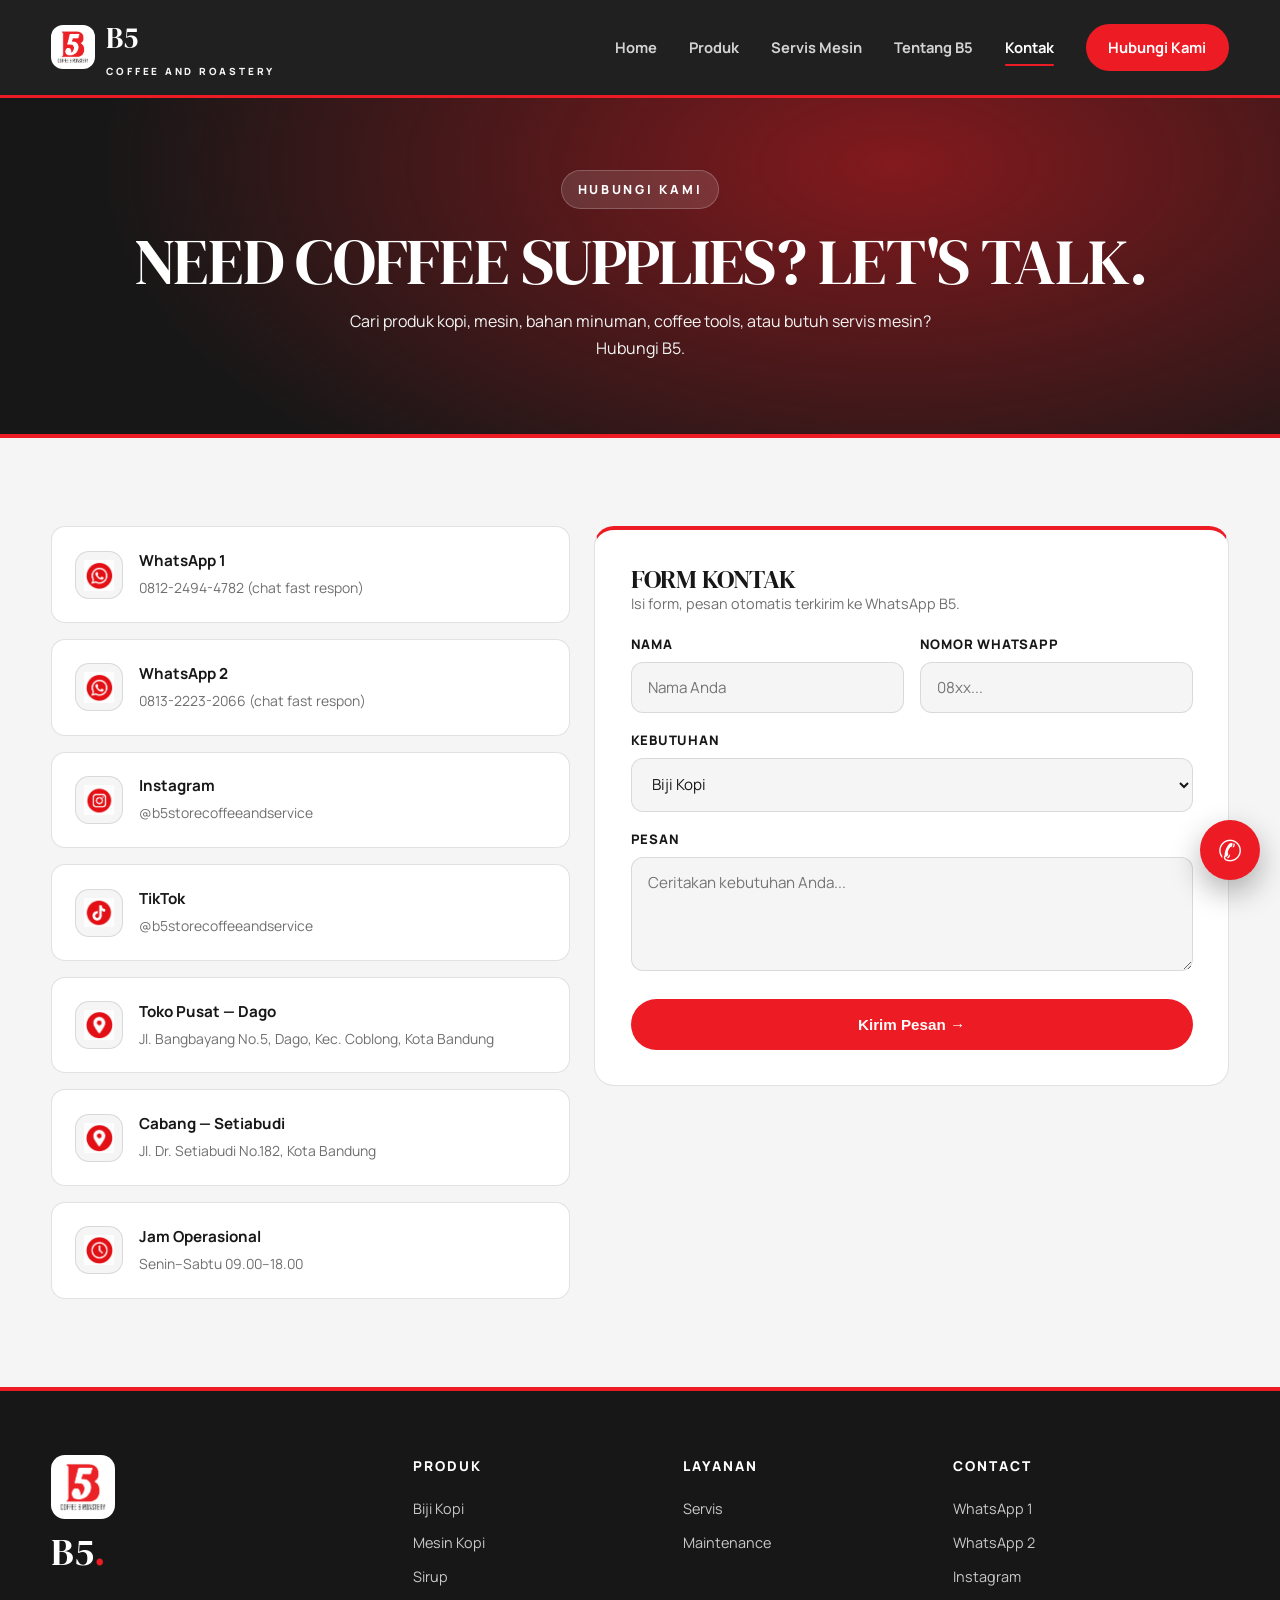
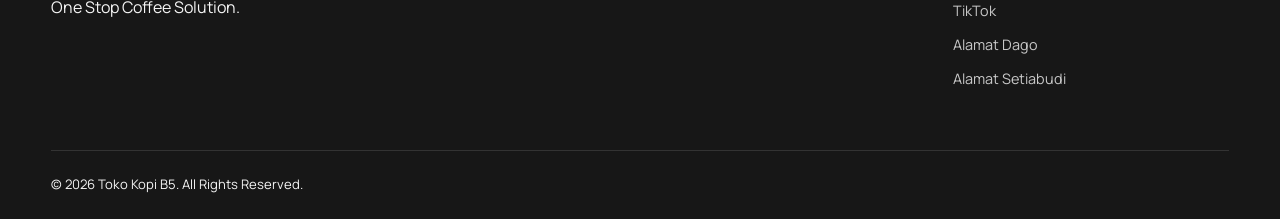
<file: kontak.html>
﻿<!DOCTYPE html><html lang="id"><head><meta charset="UTF-8"><meta name="viewport" content="width=device-width, initial-scale=1.0">
<title>Kontak — B5 Coffee Supply</title>
<link href="https://fonts.googleapis.com/css2?family=DM+Serif+Display:ital@0;1&family=Manrope:wght@400;600;700;800&display=swap" rel="stylesheet">
<link rel="stylesheet" href="assets/css/style.css">
<link rel="icon" href="assets/logo.jpeg"></head><body>
<nav class="navbar"><div class="container nav-inner">
<a href="index.html" class="logo"><img src="assets/logo.jpeg" alt="Logo B5" class="logo-img"><span> B5<small>COFFEE AND ROASTERY</small></span></a>
<div class="nav-links" id="navLinks"><a href="index.html">Home</a><a href="produk.html">Produk</a><a href="servis.html">Servis Mesin</a><a href="tentang.html">Tentang B5</a><a href="kontak.html" class="active">Kontak</a><a href="kontak.html" class="nav-cta">Hubungi Kami</a></div><button class="hamburger" aria-label="Buka menu navigasi" aria-expanded="false" aria-controls="navLinks"><span></span><span></span><span></span></button>
</div></nav>
<header class="page-hero"><div class="container"><span class="eyebrow dark">Hubungi Kami</span><h1>NEED COFFEE SUPPLIES? LET'S TALK.</h1><p>Cari produk kopi, mesin, bahan minuman, coffee tools, atau butuh servis mesin? Hubungi B5.</p></div></header>
<section class="section"><div class="container contact-grid">
<div class="contact-info">
<a class="c-item" href="https://wa.me/6281224944782?text=Halo%20B5!%20Saya%20mau%20tanya-tanya%20dulu." target="_blank" rel="noopener"><span class="ic"><img src="assets/wa.png" alt="WhatsApp"></span><div><b>WhatsApp 1</b><span>0812-2494-4782 (chat fast respon)</span></div></a>
<a class="c-item" href="https://wa.me/6281322232066?text=Halo%20B5!%20Saya%20mau%20tanya-tanya%20dulu." target="_blank" rel="noopener"><span class="ic"><img src="assets/wa.png" alt="WhatsApp"></span><div><b>WhatsApp 2</b><span>0813-2223-2066 (chat fast respon)</span></div></a>
<a class="c-item" href="https://www.instagram.com/b5storecoffeeandservice" target="_blank" rel="noopener"><span class="ic"><img src="assets/ig.png" alt="Instagram"></span><div><b>Instagram</b><span>@b5storecoffeeandservice</span></div></a>
<a class="c-item" href="https://www.tiktok.com/@b5storecoffeeandservice?is_from_webapp=1&sender_device=pc" target="_blank" rel="noopener"><span class="ic"><img src="assets/tt.png" alt="TikTok"></span><div><b>TikTok</b><span>@b5storecoffeeandservice</span></div></a>
<a class="c-item" href="https://www.google.com/maps/search/?api=1&query=Jl.+Bangbayang+No.5,+Dago,+Coblong,+Kota+Bandung" target="_blank" rel="noopener"><span class="ic"><img src="assets/maps.png" alt="Alamat"></span><div><b>Toko Pusat — Dago</b><span>Jl. Bangbayang No.5, Dago, Kec. Coblong, Kota Bandung</span></div></a>
<a class="c-item" href="https://www.google.com/maps/search/?api=1&query=Jl.+Dr.+Setiabudi+No.182,+Kota+Bandung" target="_blank" rel="noopener"><span class="ic"><img src="assets/maps.png" alt="Alamat"></span><div><b>Cabang — Setiabudi</b><span>Jl. Dr. Setiabudi No.182, Kota Bandung</span></div></a>
<div class="c-item"><span class="ic"><img src="assets/jam.png" alt="Jam operasional"></span><div><b>Jam Operasional</b><span>Senin–Sabtu 09.00–18.00</span></div></div>
</div>
<div class="form-card"><h3 style="font-size:1.6rem">FORM KONTAK</h3><p style="color:var(--muted);font-size:.9rem">Isi form, pesan otomatis terkirim ke WhatsApp B5.</p>
<form id="contactForm">
<div class="form-row"><div><label>NAMA</label><input id="fNama" required placeholder="Nama Anda"></div><div><label>NOMOR WHATSAPP</label><input id="fWa" required placeholder="08xx..."></div></div>
<label>KEBUTUHAN</label><select id="fButuh"><option>Biji Kopi</option><option>Mesin Kopi</option><option>Sirup</option><option>Powder</option><option>Coffee Tools</option><option>Servis Mesin</option><option>Konsultasi</option></select>
<label>PESAN</label><textarea id="fPesan" rows="4" required placeholder="Ceritakan kebutuhan Anda..."></textarea>
<button class="btn btn-primary" style="width:100%;margin-top:1.2rem" type="submit">Kirim Pesan →</button>
</form></div>
</div></section>
<footer><div class="container"><div class="foot-grid"><div><img src="assets/logo.jpeg" alt="Logo B5" style="width:64px;height:64px;border-radius:14px;object-fit:cover;border:1px solid rgba(255,255,255,.2);background:#fff"><div class="foot-brand">B5</div><p style="margin-top:.6rem">One Stop Coffee Solution.</p></div><div><h4>PRODUK</h4><a href="produk.html">Biji Kopi</a><a href="produk.html">Mesin Kopi</a><a href="produk.html">Sirup</a></div><div><h4>LAYANAN</h4><a href="servis.html">Servis</a><a href="servis.html">Maintenance</a></div><div><h4>CONTACT</h4><a href="https://wa.me/6281224944782" target="_blank" rel="noopener">WhatsApp 1</a><a href="https://wa.me/6281322232066" target="_blank" rel="noopener">WhatsApp 2</a><a href="https://www.instagram.com/b5storecoffeeandservice" target="_blank" rel="noopener">Instagram</a><a href="https://www.tiktok.com/@b5storecoffeeandservice?is_from_webapp=1&sender_device=pc" target="_blank" rel="noopener">TikTok</a><a href="https://www.google.com/maps/search/?api=1&query=Jl.+Bangbayang+No.5,+Dago,+Coblong,+Kota+Bandung" target="_blank" rel="noopener">Alamat Dago</a><a href="https://www.google.com/maps/search/?api=1&query=Jl.+Dr.+Setiabudi+No.182,+Kota+Bandung" target="_blank" rel="noopener">Alamat Setiabudi</a></div></div><div class="copy"><span>© 2026 Toko Kopi B5. All Rights Reserved.</span></div></div></footer>
<a class="wa-float" href="https://wa.me/6281224944782?text=Halo%20B5!%20Saya%20mau%20tanya-tanya%20dulu." target="_blank" rel="noopener" aria-label="WhatsApp">✆</a>
<script src="assets/js/main.js"></script></body></html>
</file>
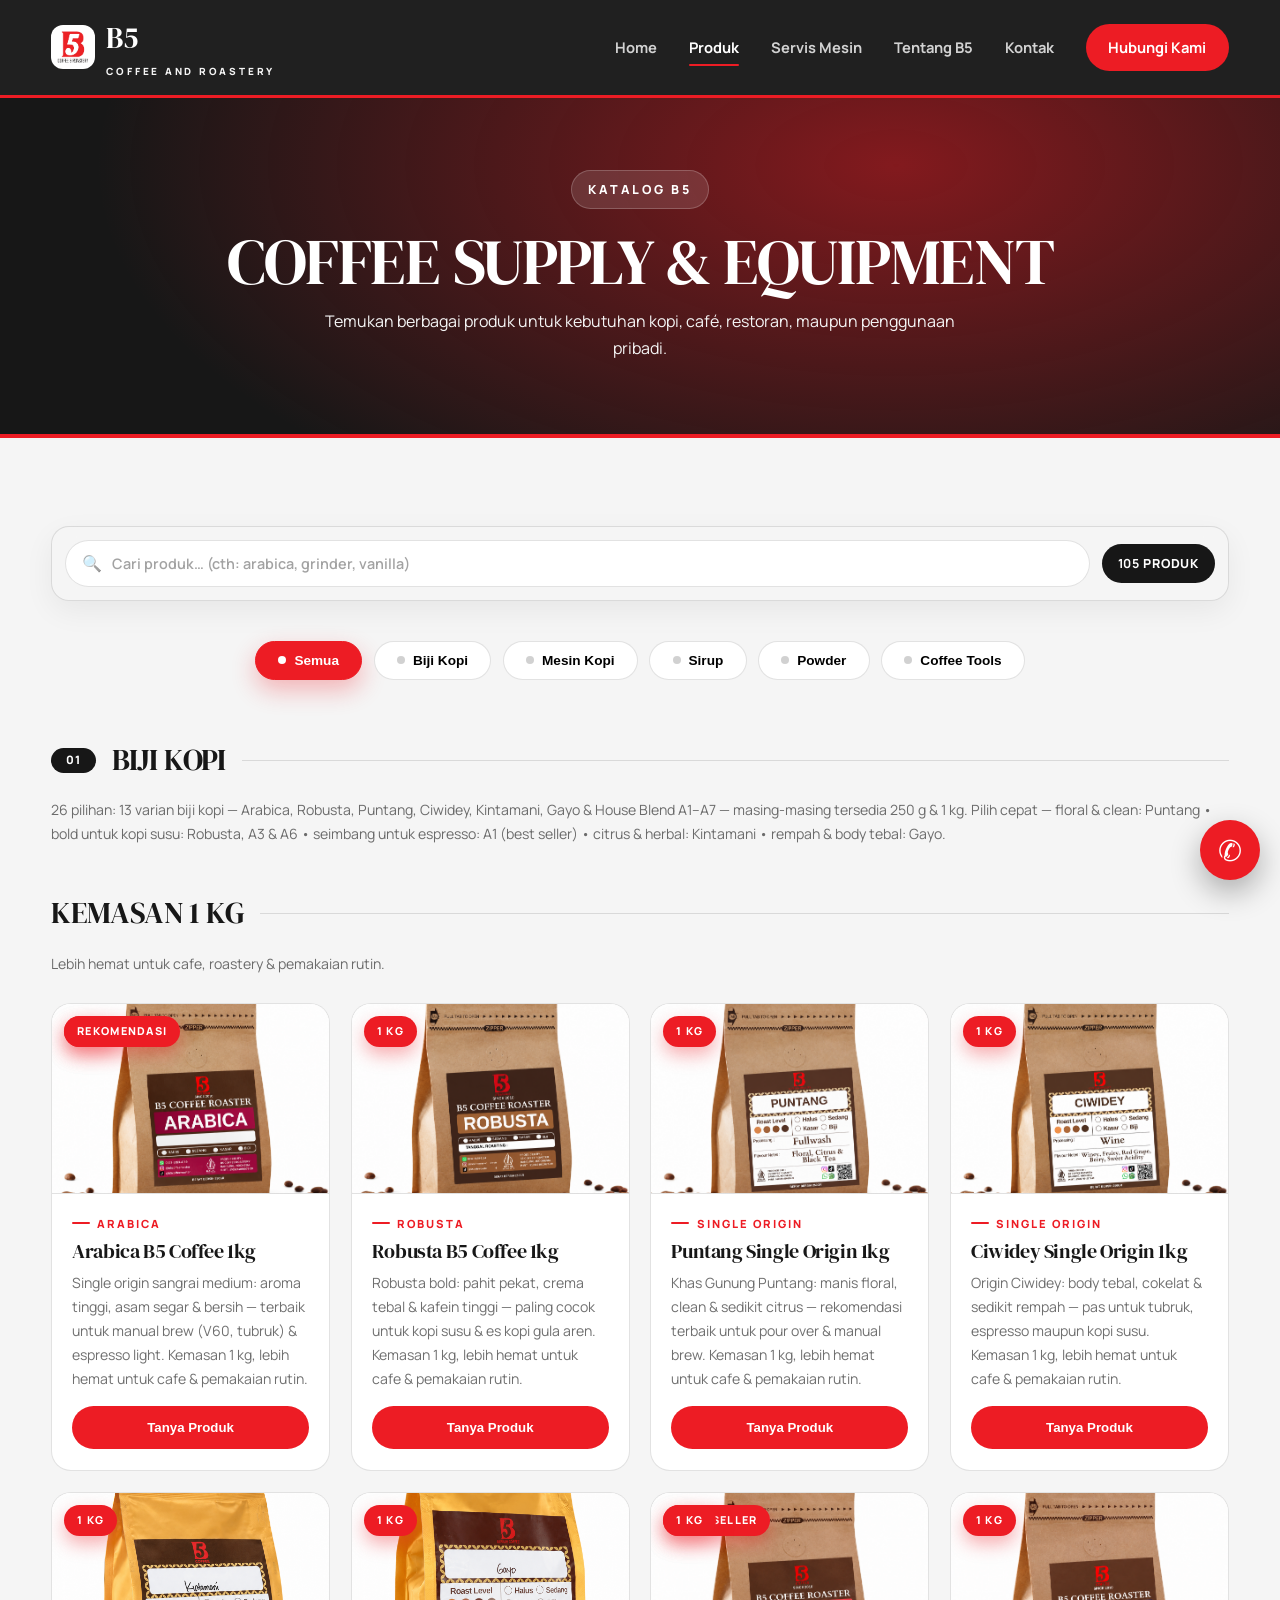
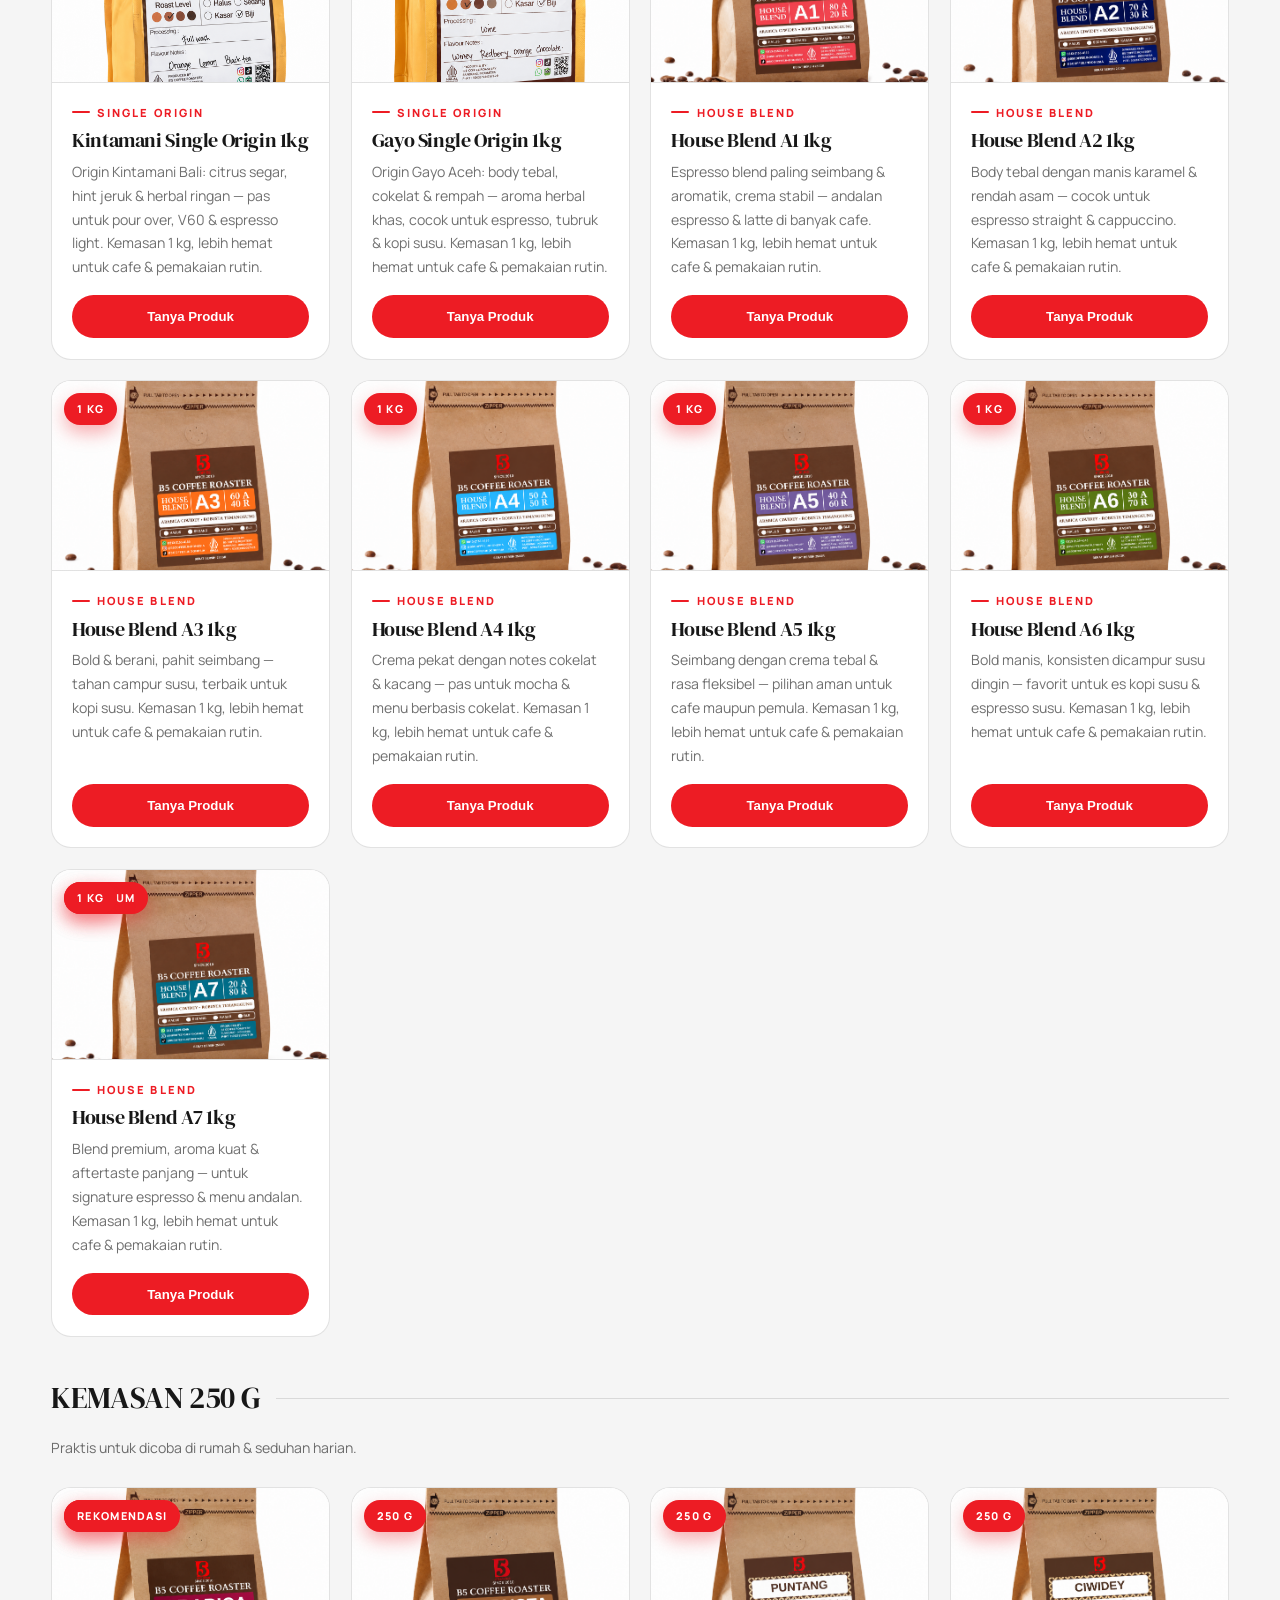
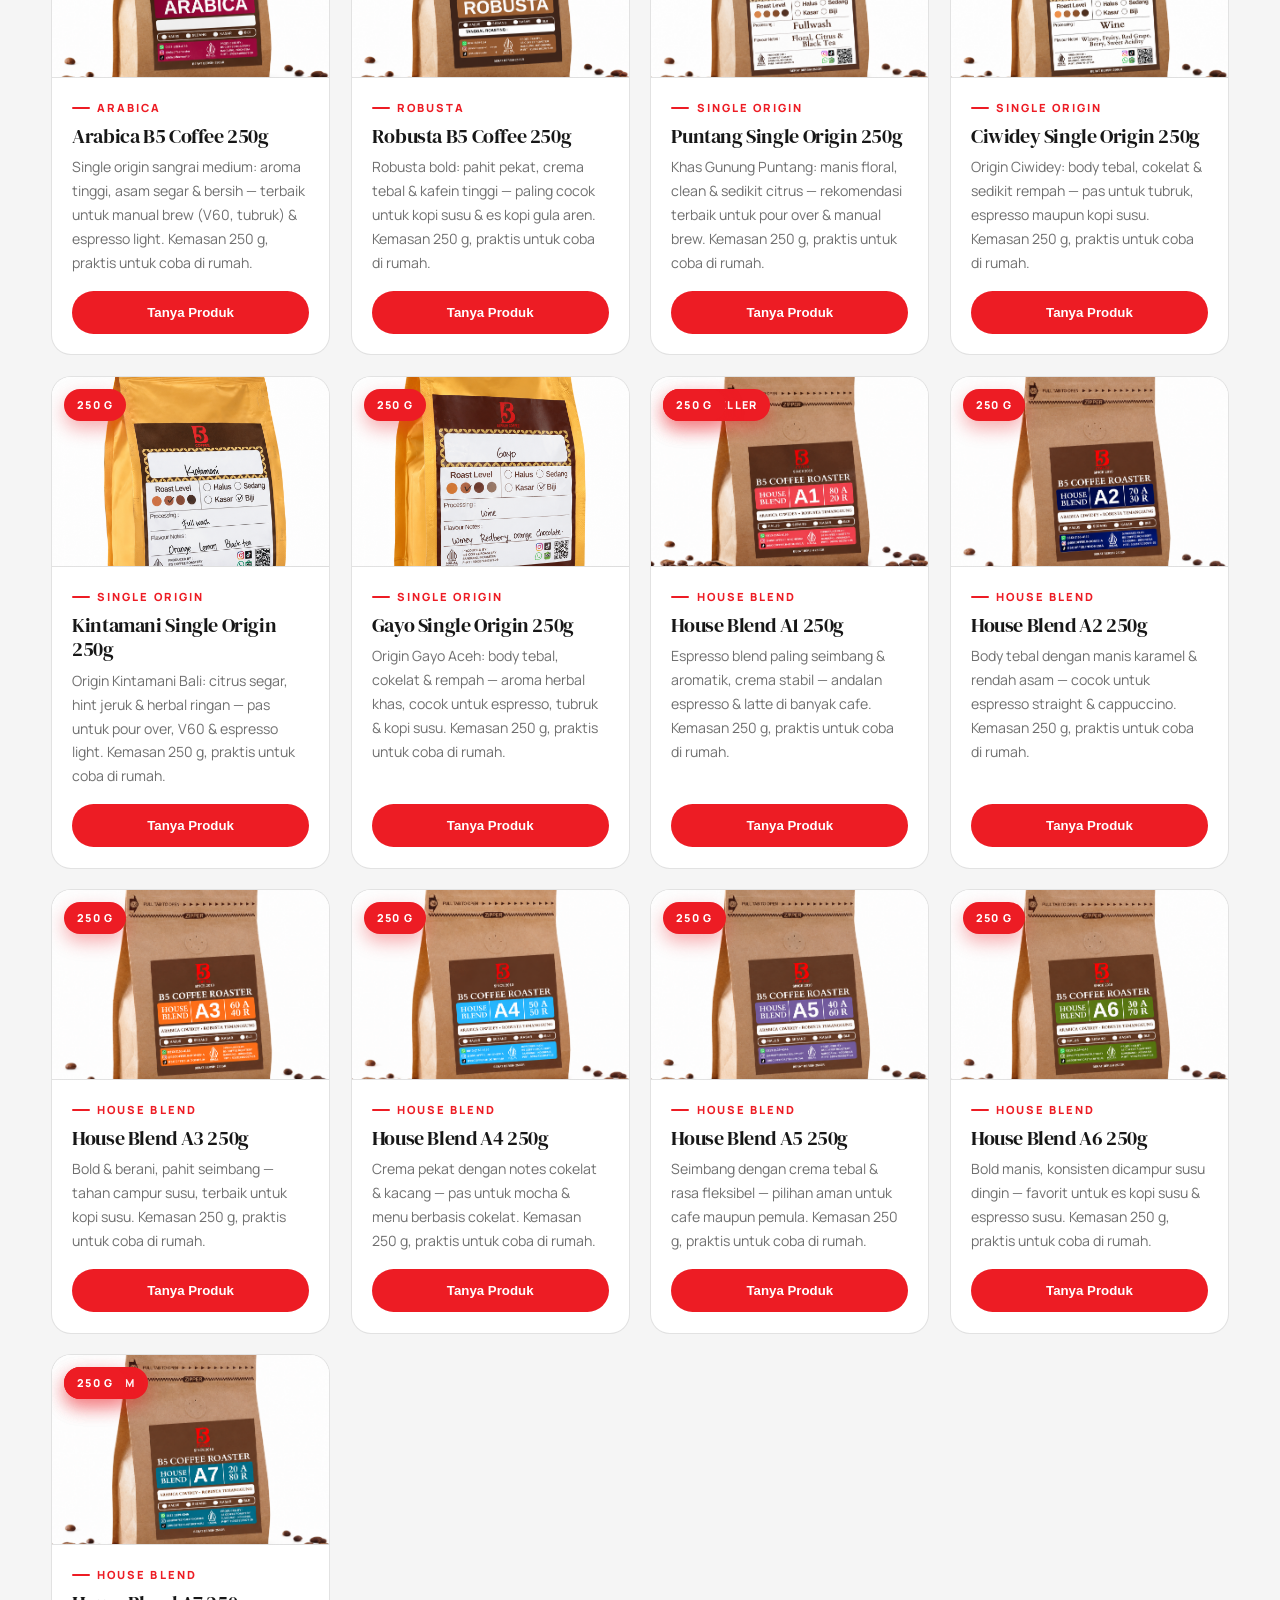
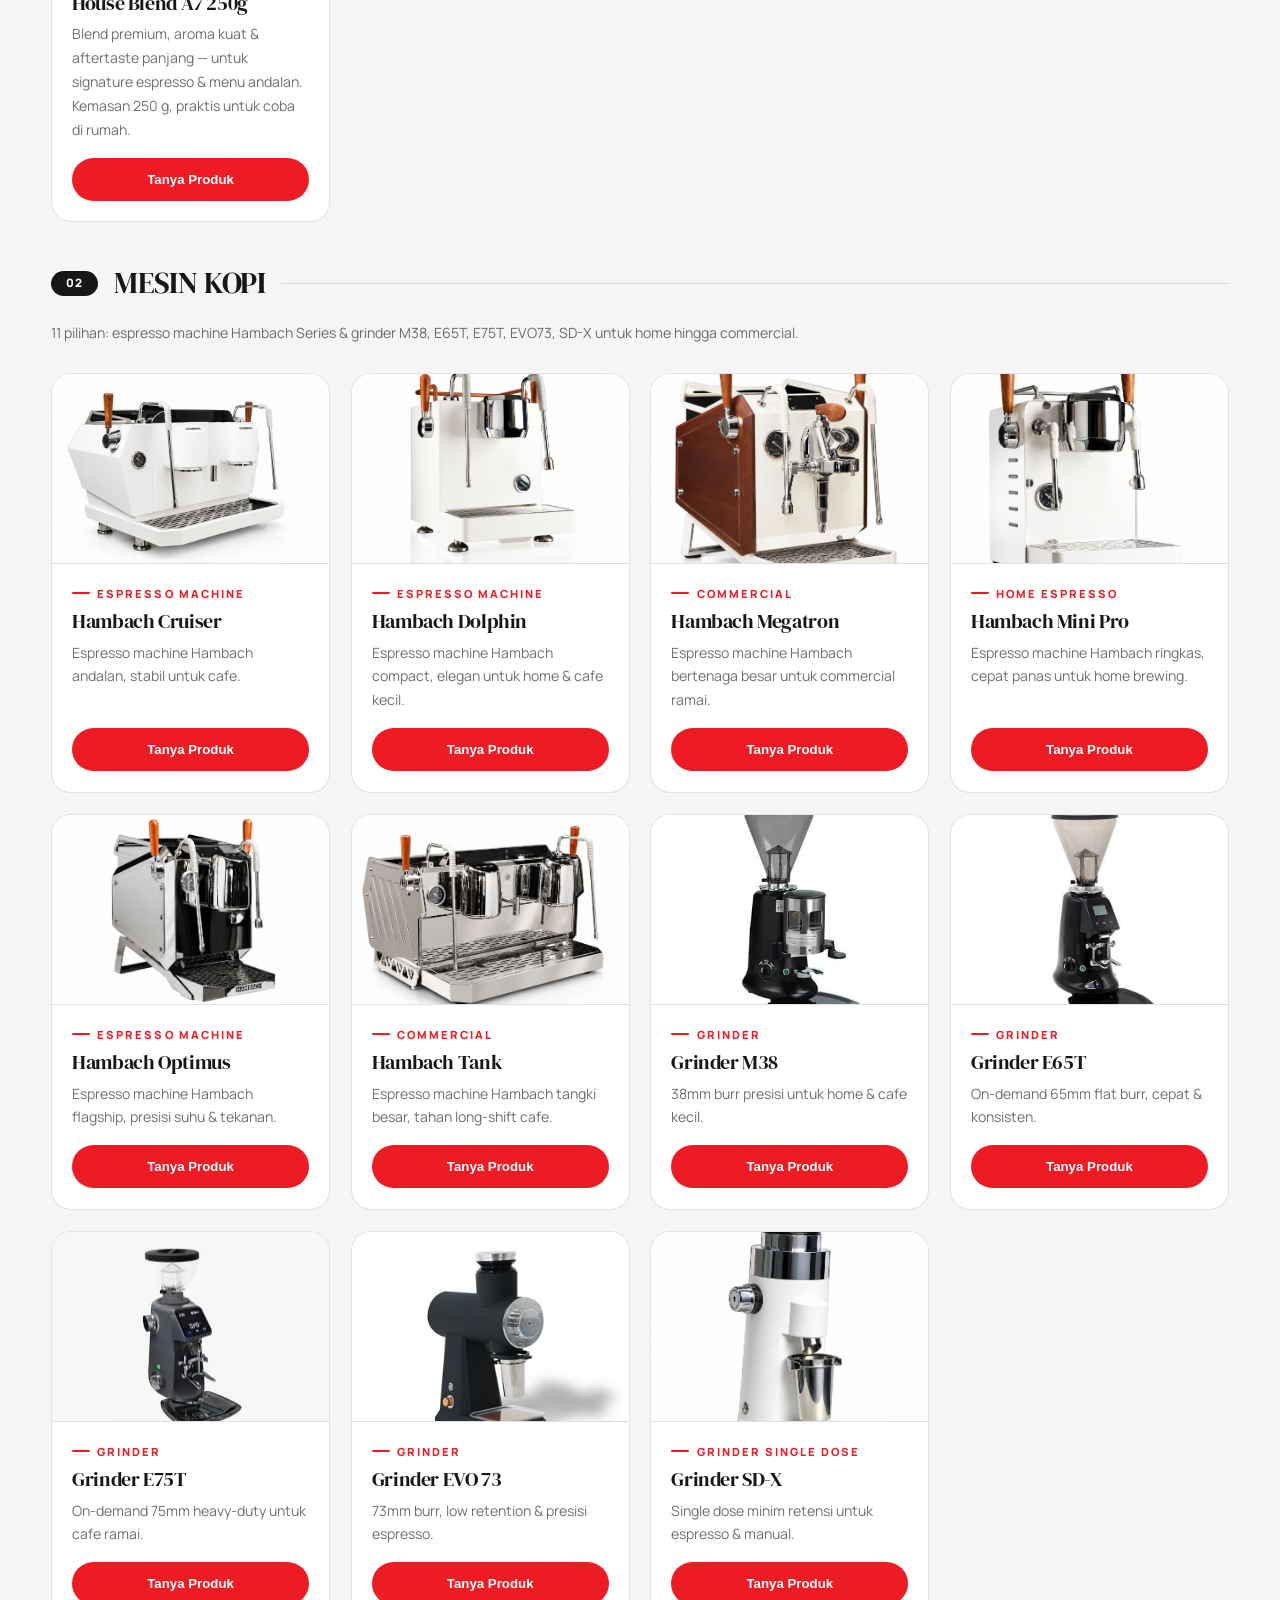
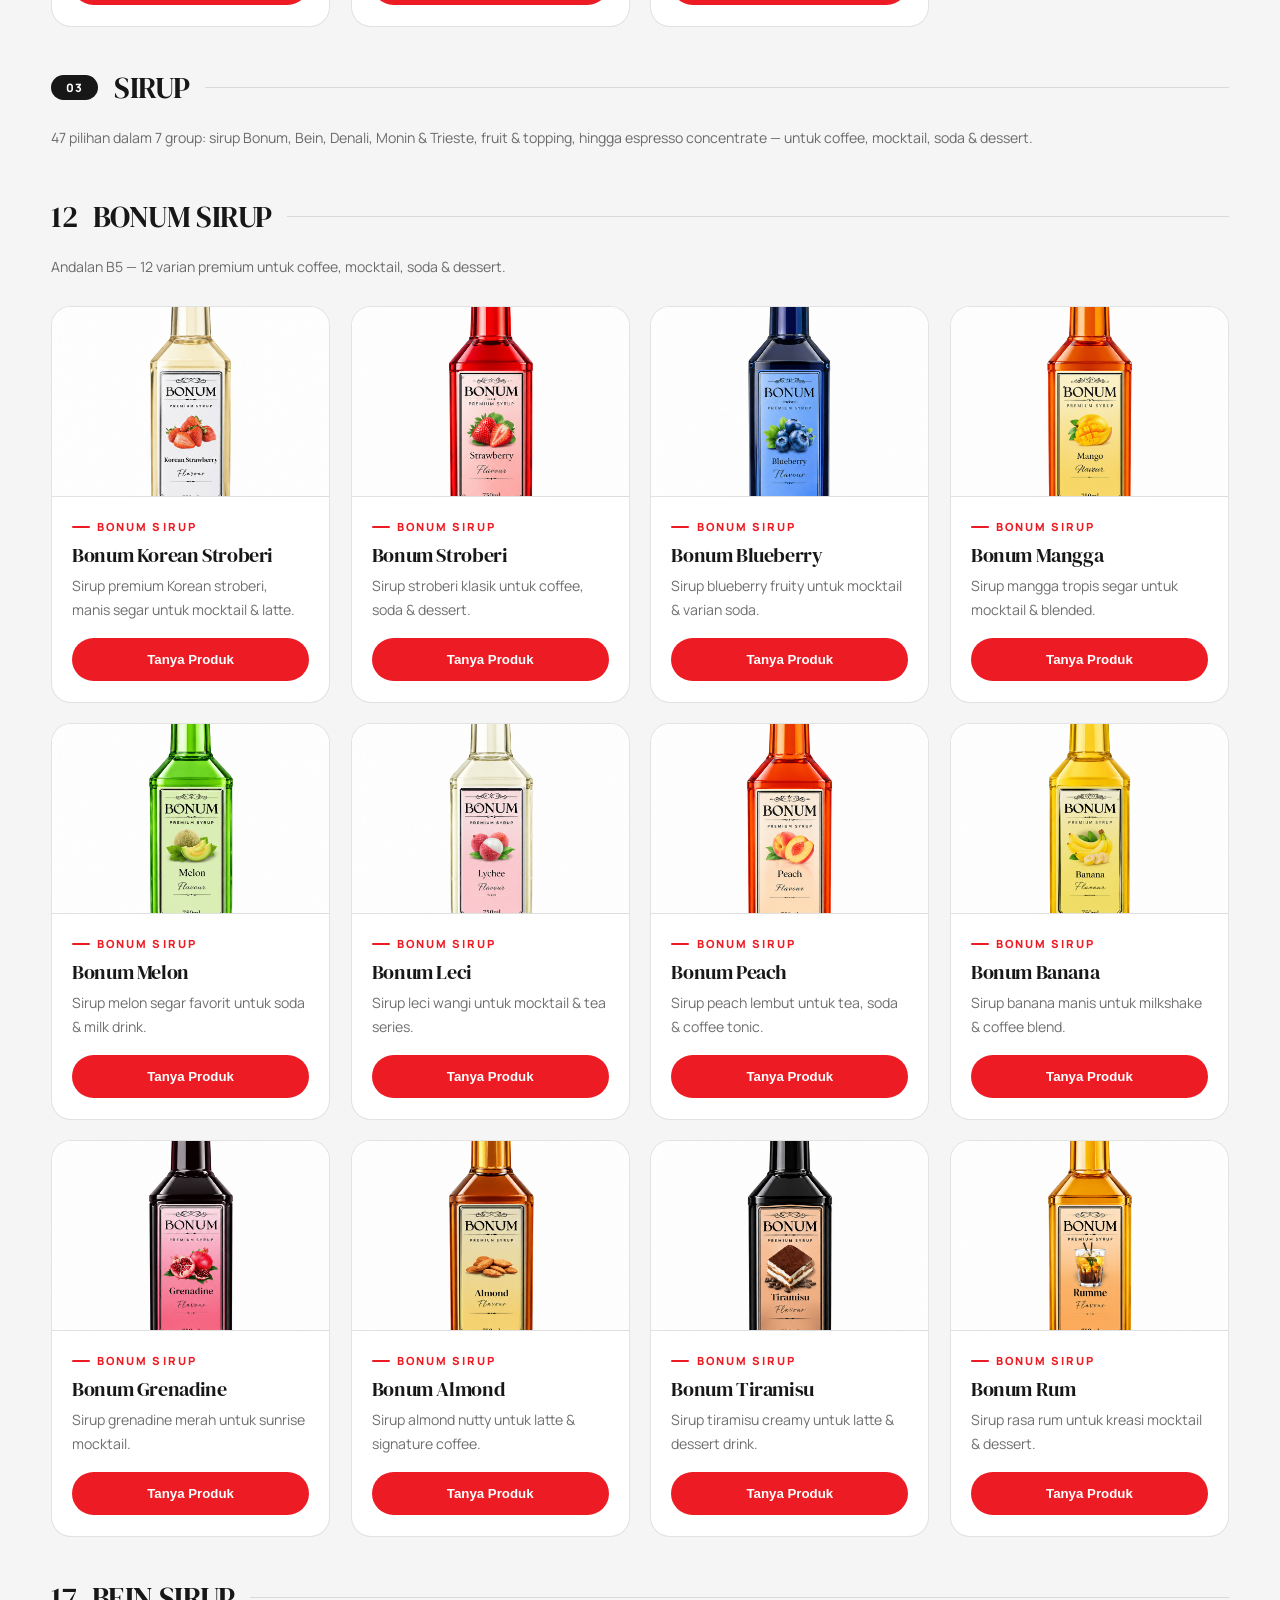
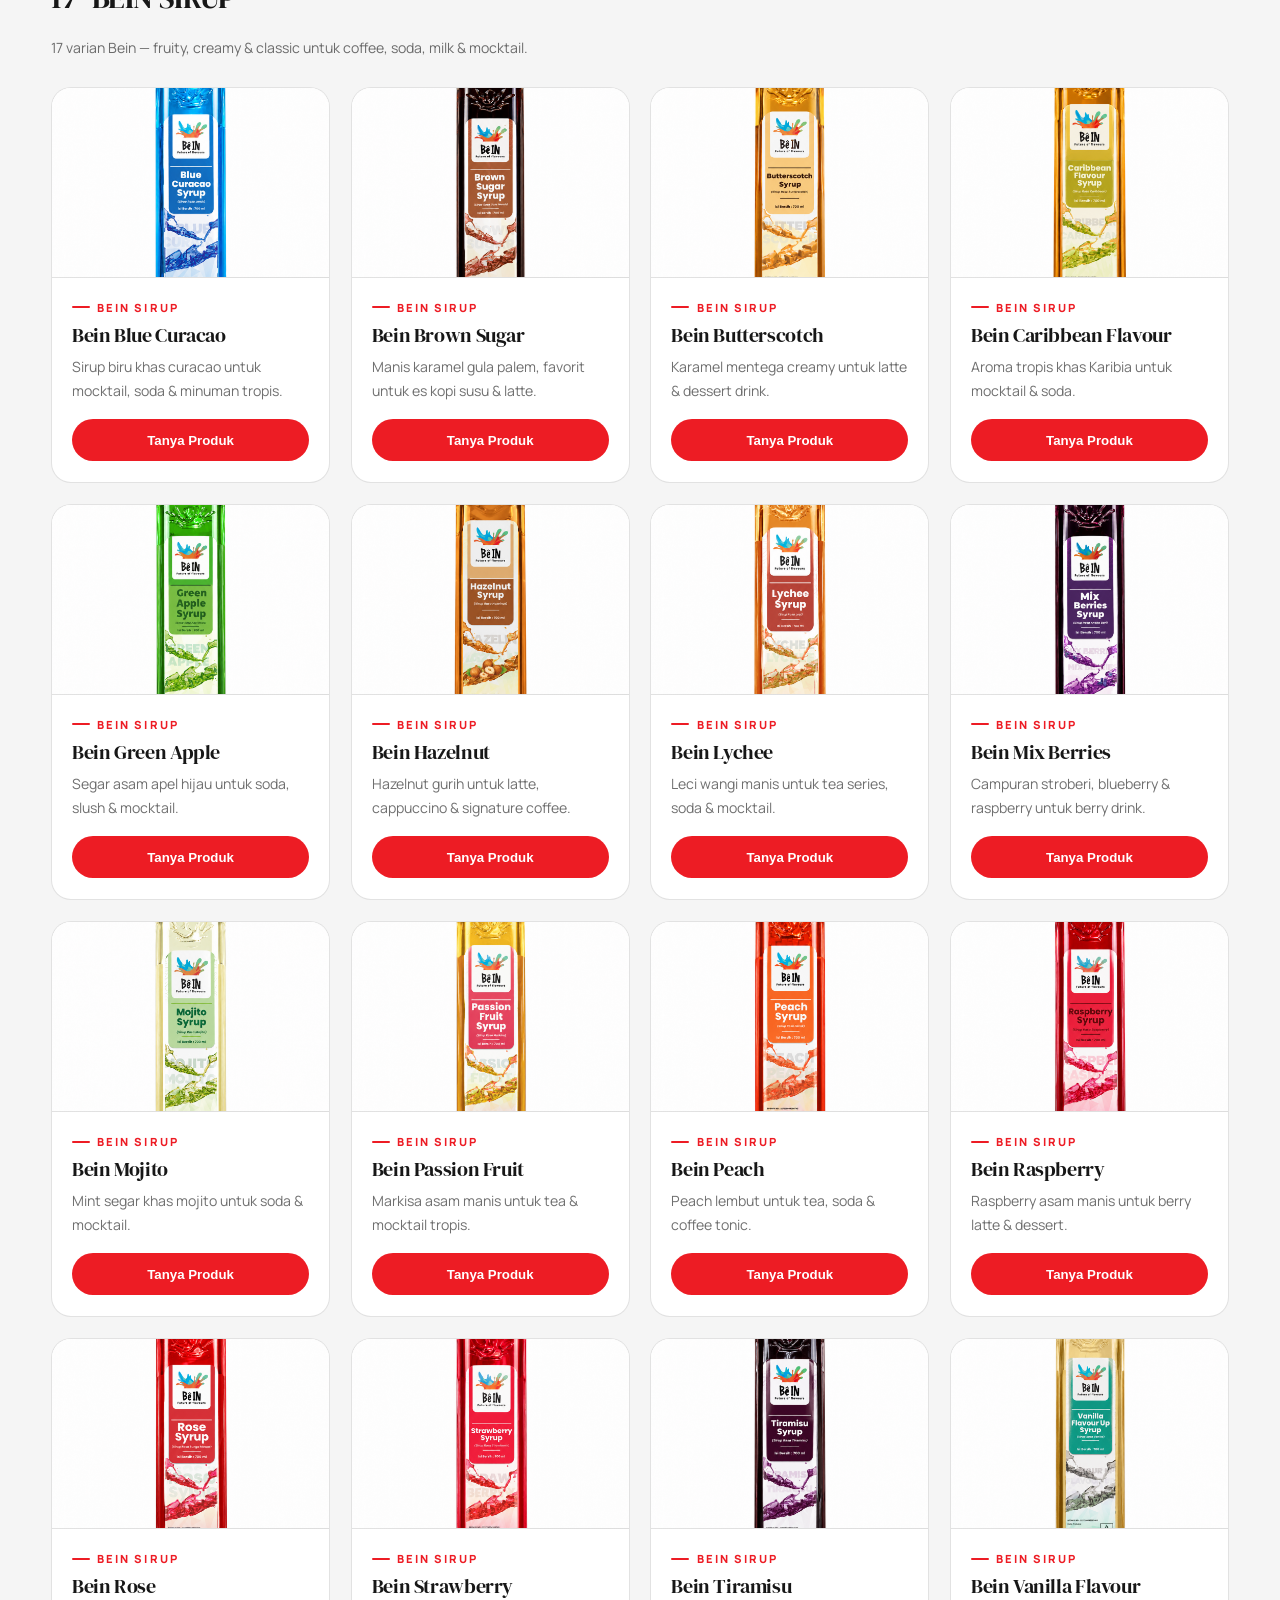
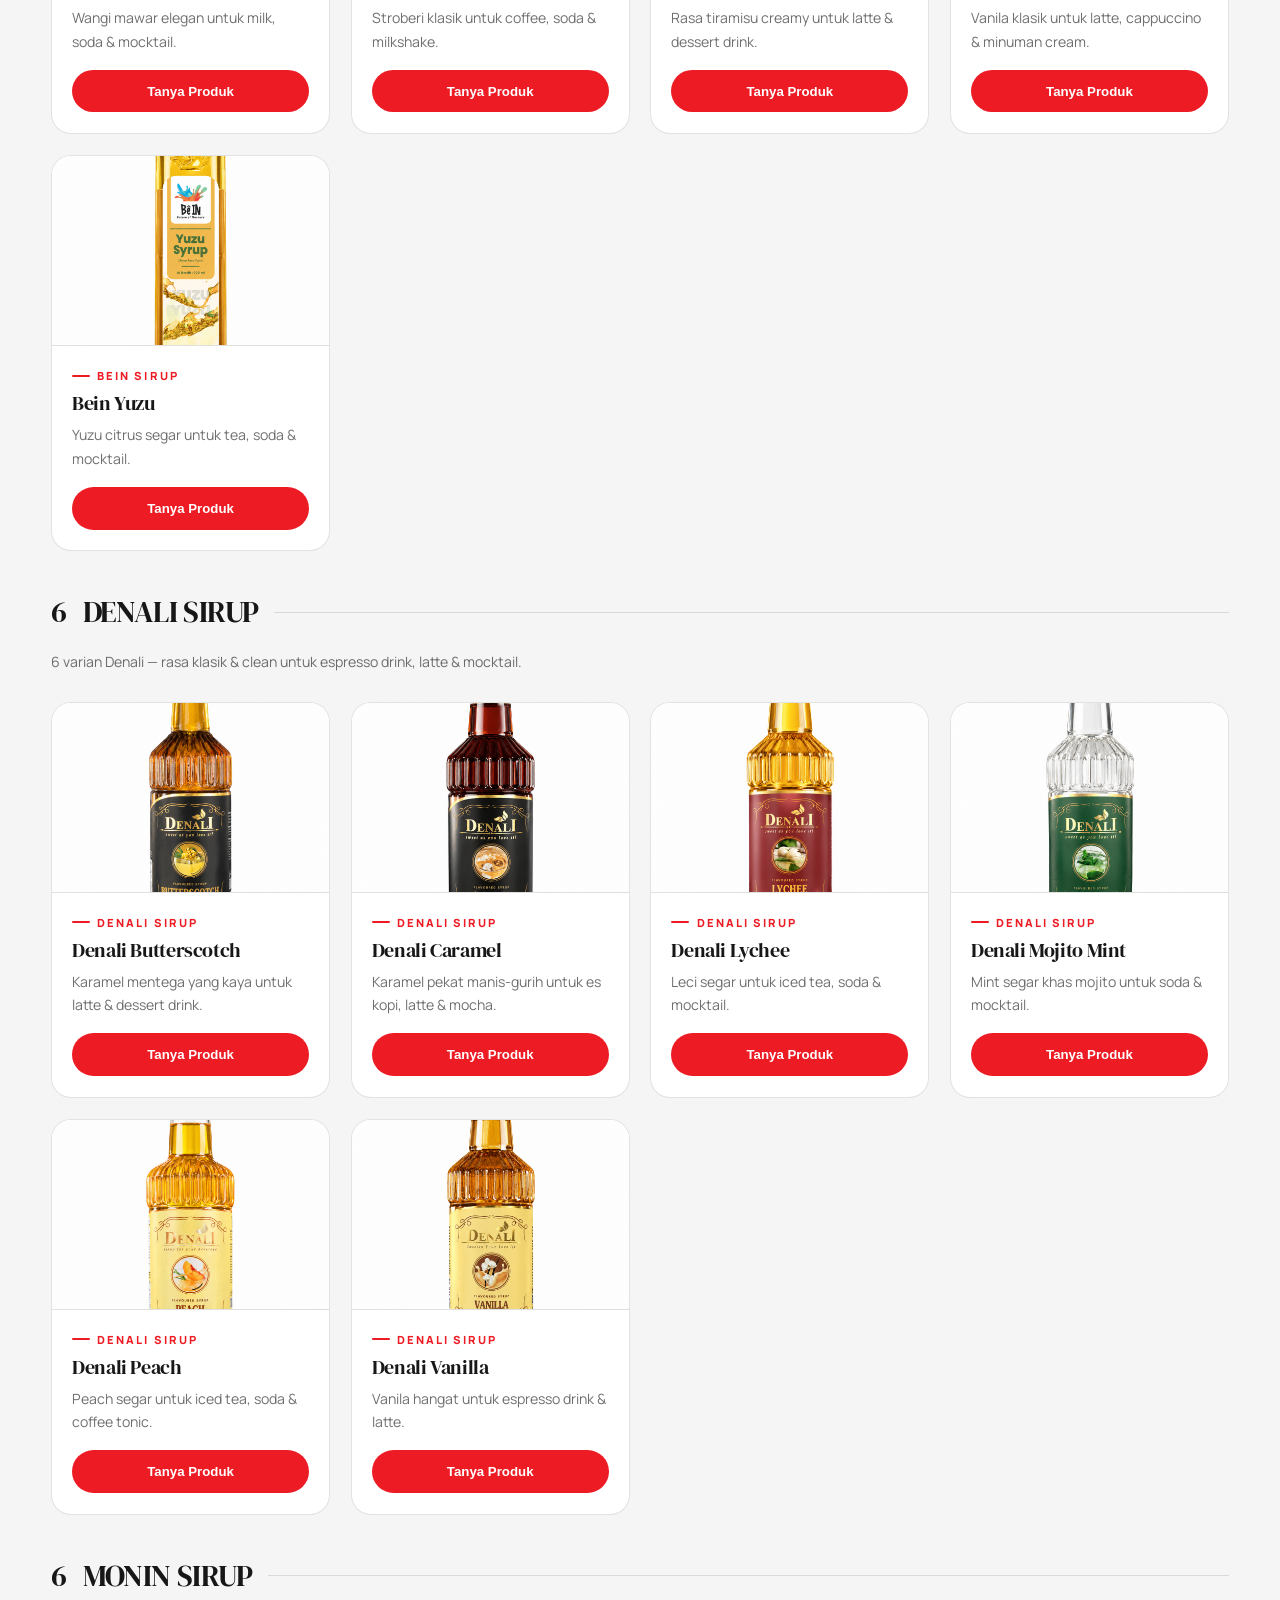
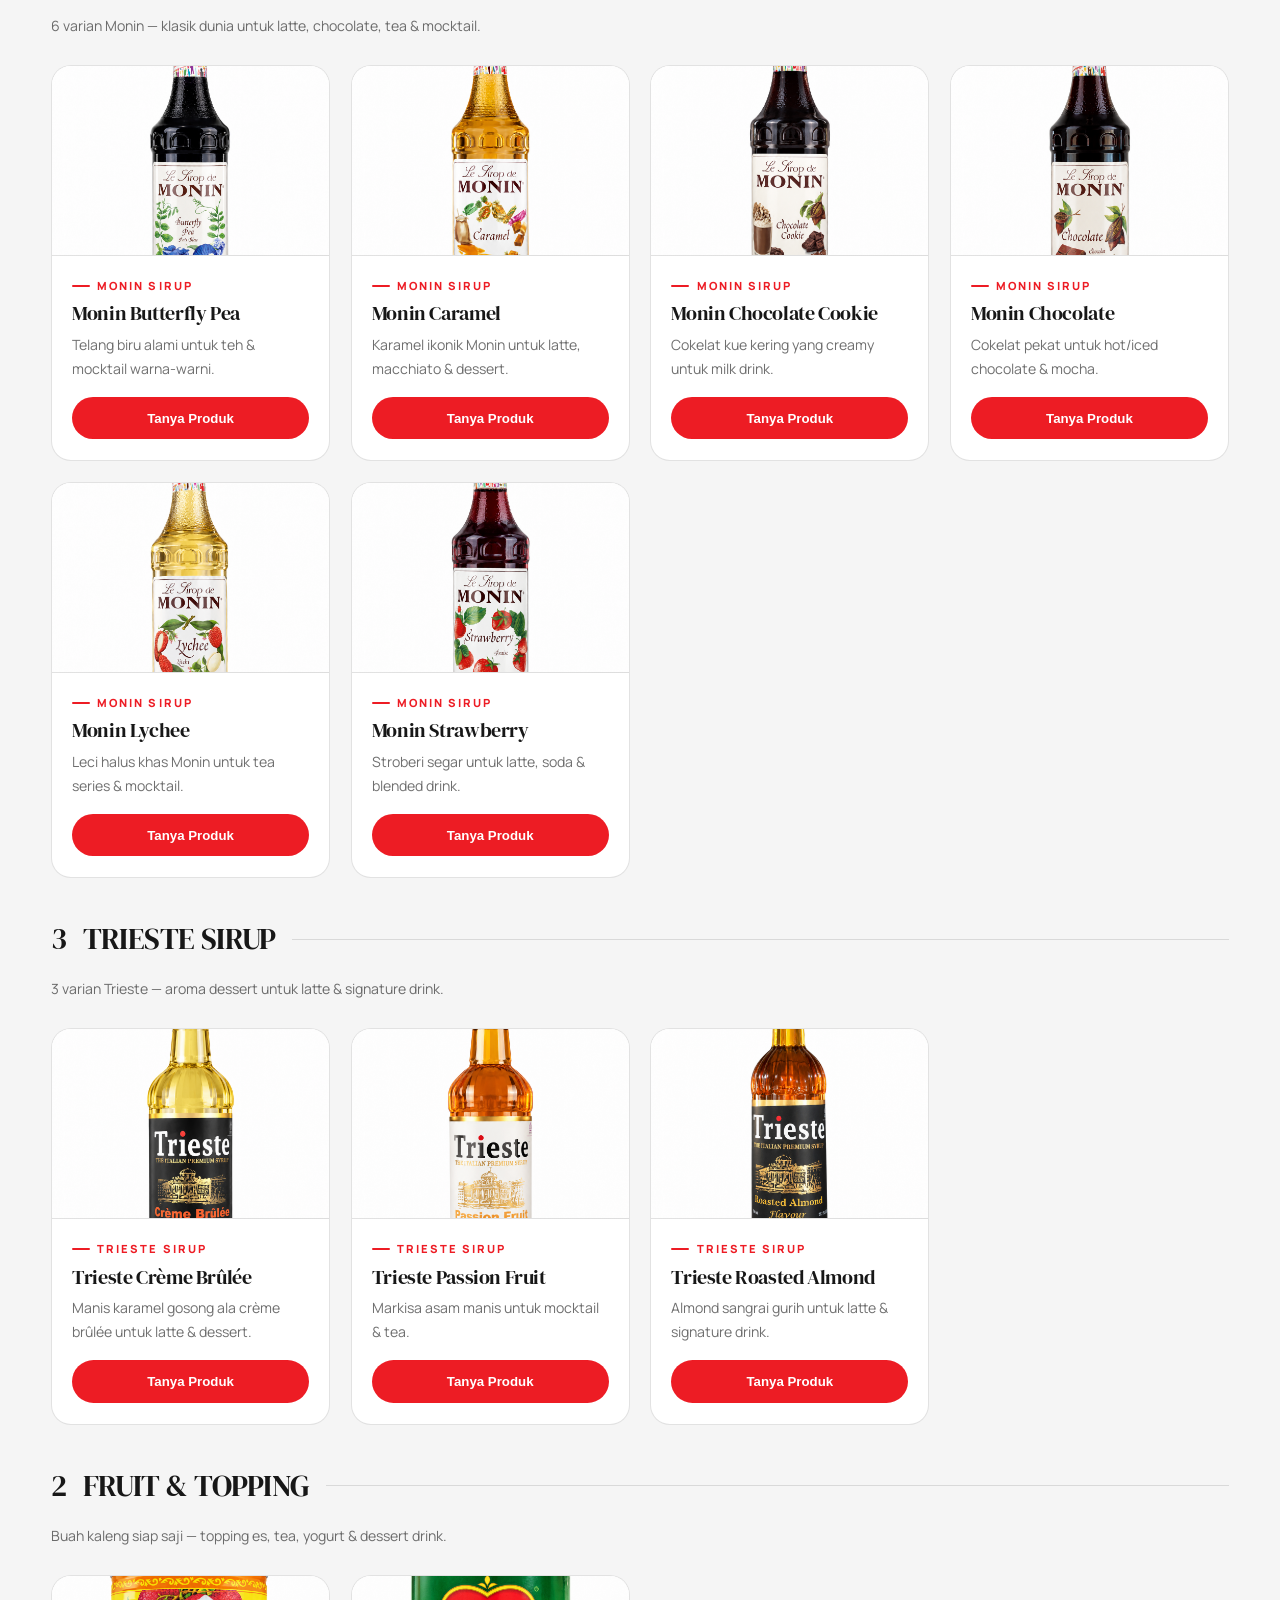
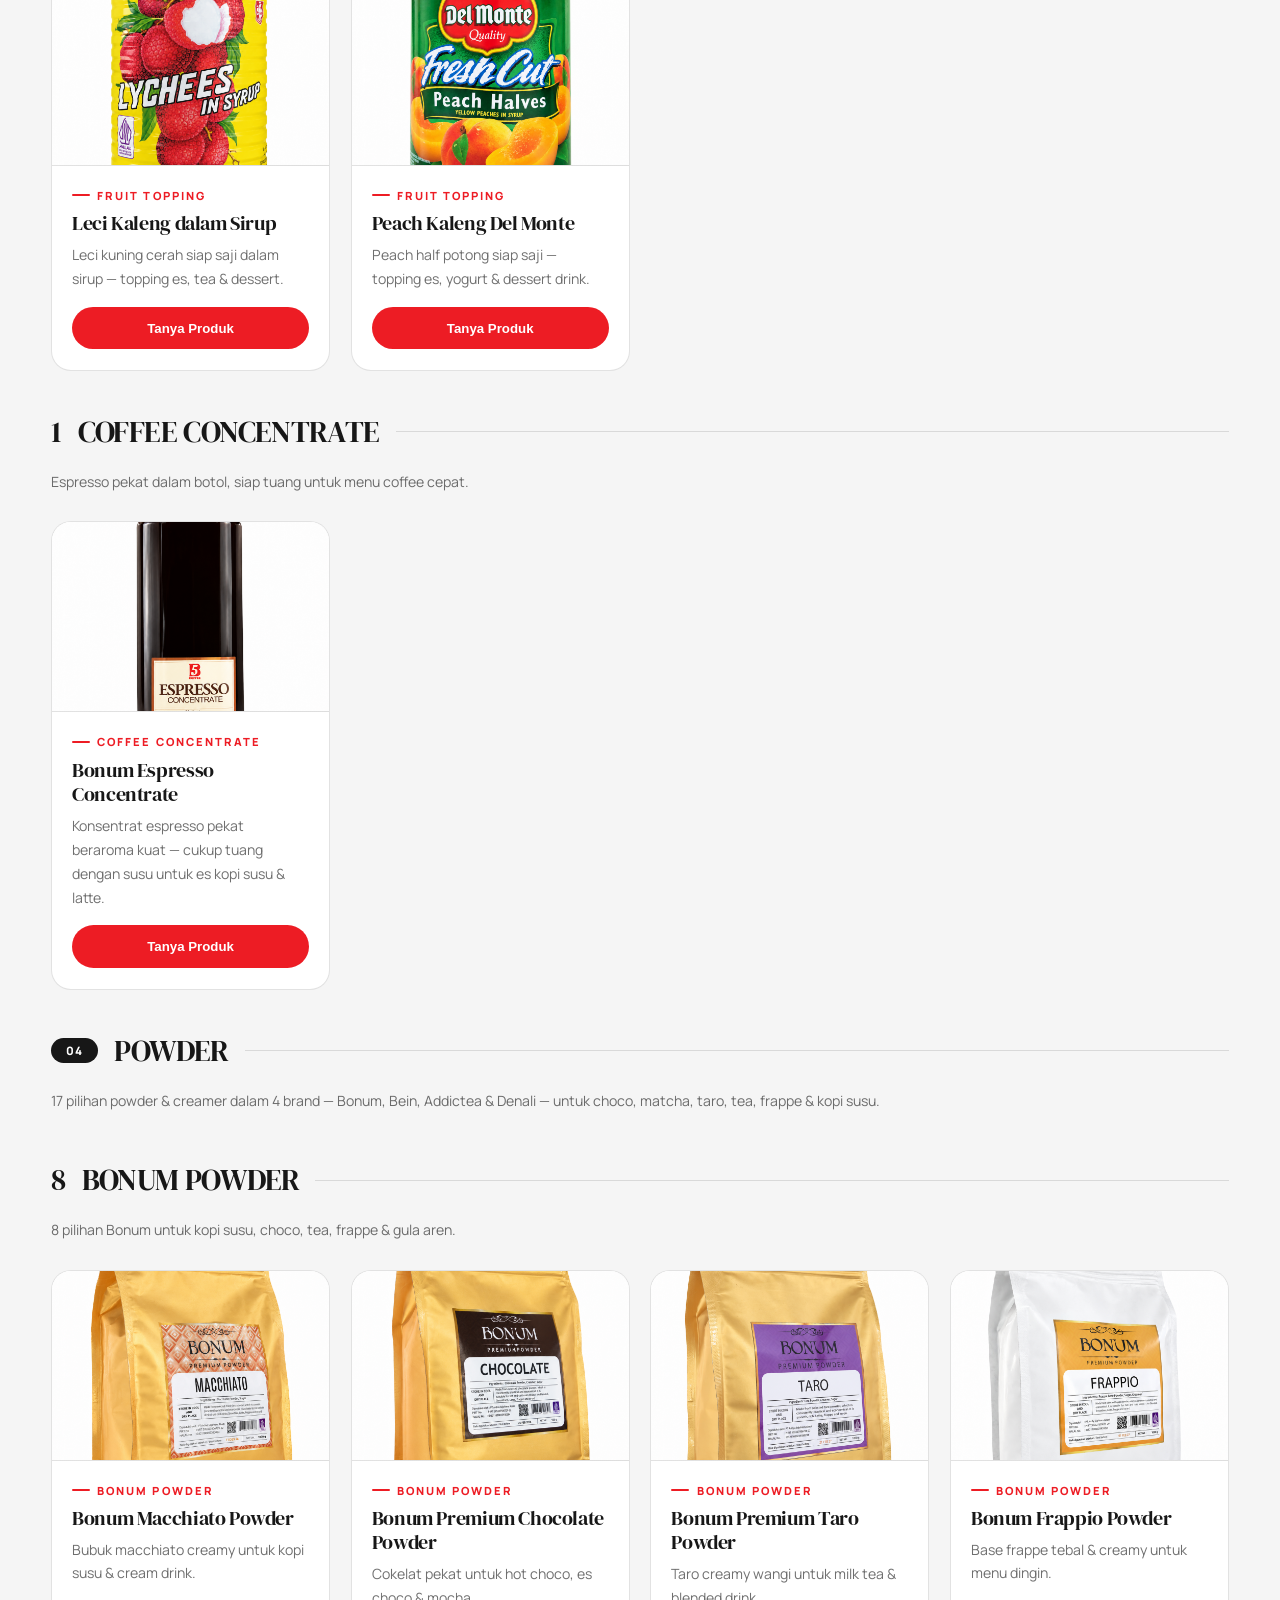
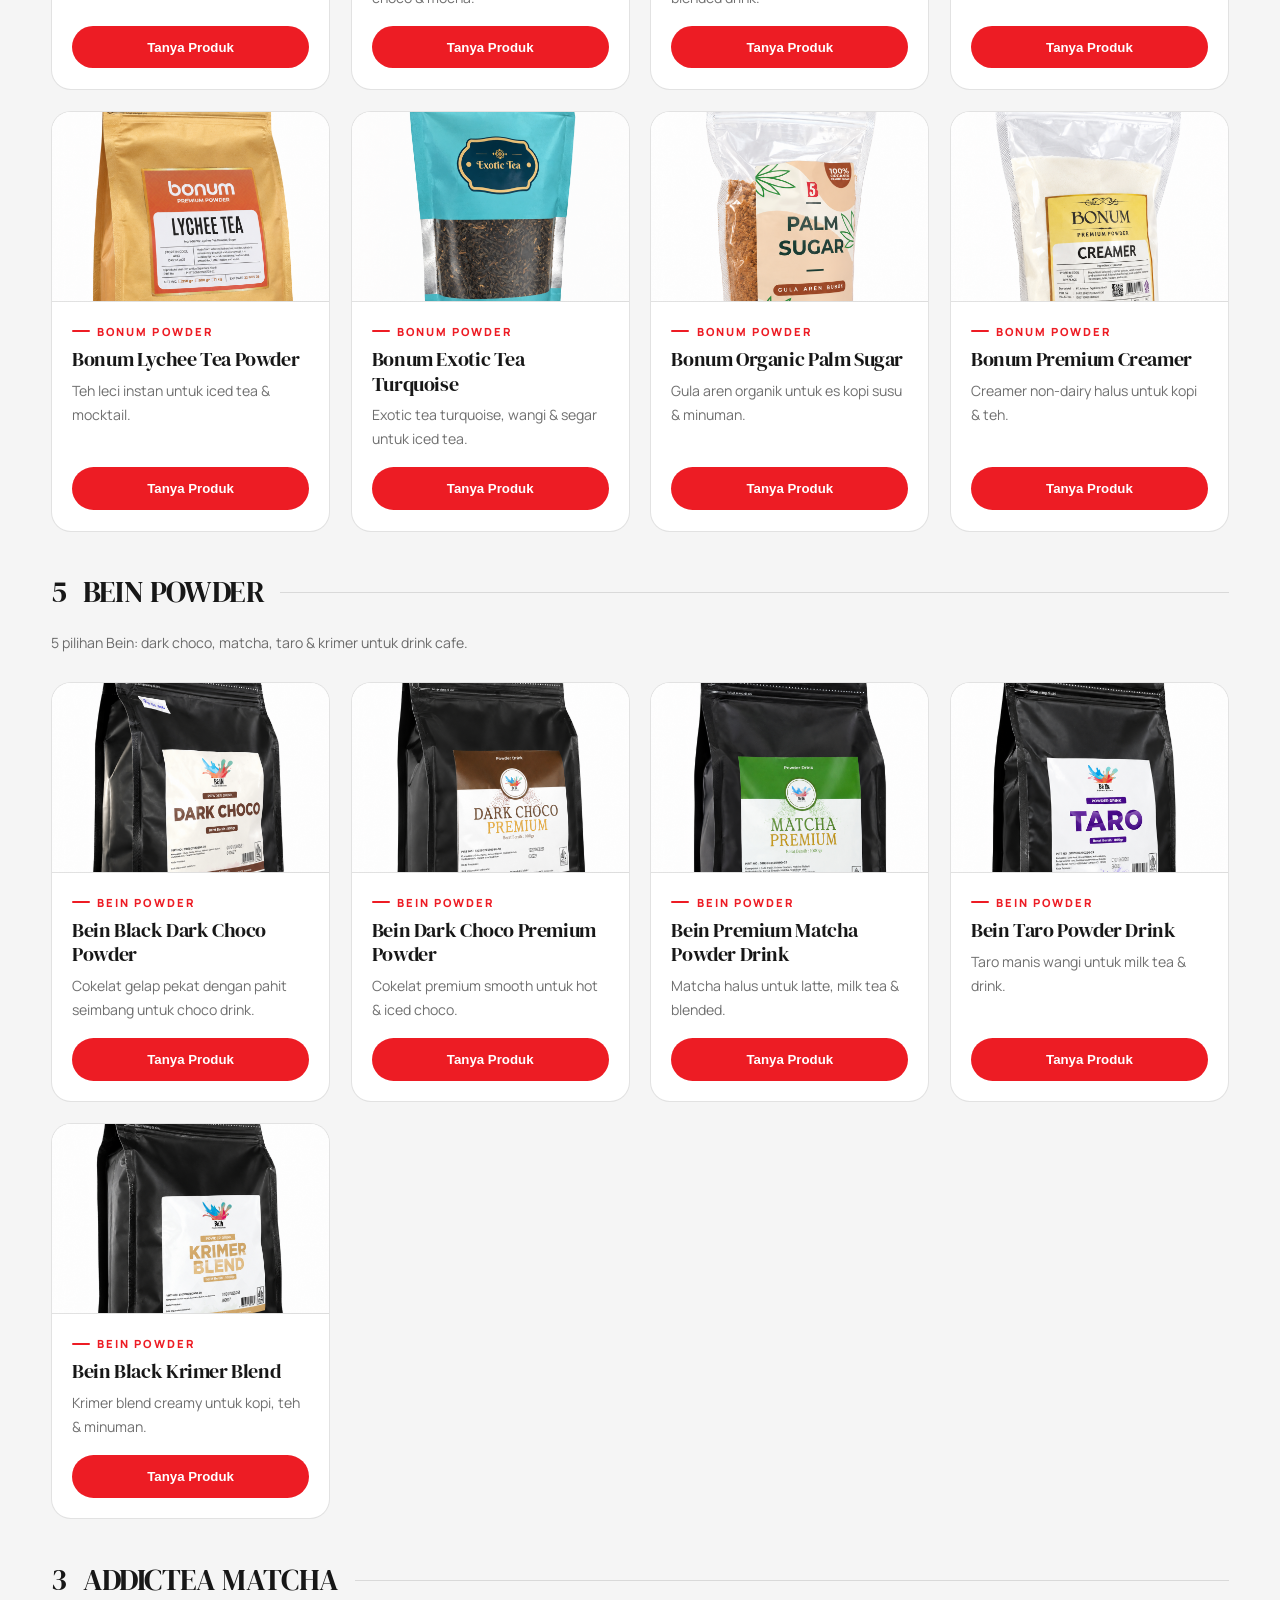
<file: produk.html>
<!DOCTYPE html><html lang="id"><head><meta charset="UTF-8"><meta name="viewport" content="width=device-width, initial-scale=1.0">
<title>Produk — B5 Coffee Supply</title>
<link href="https://fonts.googleapis.com/css2?family=DM+Serif+Display:ital@0;1&family=Manrope:wght@400;600;700;800&display=swap" rel="stylesheet">
<link rel="stylesheet" href="assets/css/style.css">
<link rel="icon" href="assets/logo.jpeg"></head><body>
<nav class="navbar"><div class="container nav-inner">
<a href="index.html" class="logo"><img src="assets/logo.jpeg" alt="Logo B5" class="logo-img"><span> B5<small>COFFEE AND ROASTERY</small></span></a>
<div class="nav-links" id="navLinks"><a href="index.html">Home</a><a href="produk.html" class="active">Produk</a><a href="servis.html">Servis Mesin</a><a href="tentang.html">Tentang B5</a><a href="kontak.html">Kontak</a><a href="kontak.html" class="nav-cta">Hubungi Kami</a></div><button class="hamburger" aria-label="Buka menu navigasi" aria-expanded="false" aria-controls="navLinks"><span></span><span></span><span></span></button>
</div></nav>
<header class="page-hero"><div class="container"><span class="eyebrow dark">Katalog B5</span><h1>COFFEE SUPPLY & EQUIPMENT</h1><p>Temukan berbagai produk untuk kebutuhan kopi, café, restoran, maupun penggunaan pribadi.</p></div></header>
<section class="section"><div class="container">
<div class="shop-toolbar">
<div class="shop-search"><span class="s-ic">🔍</span><input id="shopSearch" type="search" placeholder="Cari produk… (cth: arabica, grinder, vanilla)" autocomplete="off"><button class="shop-clear" id="shopClear" aria-label="Hapus pencarian">×</button></div>
<div class="shop-count" id="shopCount"><b>105</b> PRODUK</div>
</div>
<div class="filter-bar">
<button class="filter-btn active" data-filter="semua"><span class="f-dot"></span>Semua</button>
<button class="filter-btn" data-filter="biji"><span class="f-dot"></span>Biji Kopi</button>
<button class="filter-btn" data-filter="mesin"><span class="f-dot"></span>Mesin Kopi</button>
<button class="filter-btn" data-filter="sirup"><span class="f-dot"></span>Sirup</button>
<button class="filter-btn" data-filter="powder"><span class="f-dot"></span>Powder</button>
<button class="filter-btn" data-filter="tools"><span class="f-dot"></span>Coffee Tools</button>
</div>
<div class="prod-grid" id="katalog">
<h2 class="cat-title" data-group="biji" id="biji"><span class="cat-num">01</span><span class="cat-name">BIJI KOPI</span></h2>
<p class="cat-sub" data-sub="biji">26 pilihan: 13 varian biji kopi — Arabica, Robusta, Puntang, Ciwidey, Kintamani, Gayo & House Blend A1–A7 — masing-masing tersedia 250 g & 1 kg. Pilih cepat — floral & clean: Puntang • bold untuk kopi susu: Robusta, A3 & A6 • seimbang untuk espresso: A1 (best seller) • citrus & herbal: Kintamani • rempah & body tebal: Gayo.</p>

<h3 class="cat-title size-title" data-group="biji" data-size="1kg"><span class="cat-name">KEMASAN 1 KG</span></h3>
<p class="cat-sub" data-sub="biji" data-size="1kg">Lebih hemat untuk cafe, roastery & pemakaian rutin.</p>
<article class="prod-card" data-cat="biji" data-size="1kg"><div class="prod-img has-photo"><img src="assets/arabica.png" alt="Arabica B5 Coffee 1kg" loading="lazy"><span class="prod-badge weight">1 kg</span><span class="prod-badge">Rekomendasi</span></div><div class="body"><span class="pkat">Arabica</span><h3>Arabica B5 Coffee 1kg</h3><p>Single origin sangrai medium: aroma tinggi, asam segar & bersih — terbaik untuk manual brew (V60, tubruk) & espresso light. Kemasan 1 kg, lebih hemat untuk cafe & pemakaian rutin.</p><div class="prod-foot"><button class="btn btn-primary btn-sm" onclick="tanyaProduk('Arabica B5 Coffee 1kg')">Tanya Produk</button></div></div></article>
<article class="prod-card" data-cat="biji" data-size="1kg"><div class="prod-img has-photo"><img src="assets/robusta.png" alt="Robusta B5 Coffee 1kg" loading="lazy"><span class="prod-badge weight">1 kg</span></div><div class="body"><span class="pkat">Robusta</span><h3>Robusta B5 Coffee 1kg</h3><p>Robusta bold: pahit pekat, crema tebal & kafein tinggi — paling cocok untuk kopi susu & es kopi gula aren. Kemasan 1 kg, lebih hemat untuk cafe & pemakaian rutin.</p><div class="prod-foot"><button class="btn btn-primary btn-sm" onclick="tanyaProduk('Robusta B5 Coffee 1kg')">Tanya Produk</button></div></div></article>
<article class="prod-card" data-cat="biji" data-size="1kg"><div class="prod-img has-photo"><img src="assets/puntang.png" alt="Puntang Single Origin 1kg" loading="lazy"><span class="prod-badge weight">1 kg</span></div><div class="body"><span class="pkat">Single Origin</span><h3>Puntang Single Origin 1kg</h3><p>Khas Gunung Puntang: manis floral, clean & sedikit citrus — rekomendasi terbaik untuk pour over & manual brew. Kemasan 1 kg, lebih hemat untuk cafe & pemakaian rutin.</p><div class="prod-foot"><button class="btn btn-primary btn-sm" onclick="tanyaProduk('Puntang Single Origin 1kg')">Tanya Produk</button></div></div></article>
<article class="prod-card" data-cat="biji" data-size="1kg"><div class="prod-img has-photo"><img src="assets/ciwidey.png" alt="Ciwidey Single Origin 1kg" loading="lazy"><span class="prod-badge weight">1 kg</span></div><div class="body"><span class="pkat">Single Origin</span><h3>Ciwidey Single Origin 1kg</h3><p>Origin Ciwidey: body tebal, cokelat & sedikit rempah — pas untuk tubruk, espresso maupun kopi susu. Kemasan 1 kg, lebih hemat untuk cafe & pemakaian rutin.</p><div class="prod-foot"><button class="btn btn-primary btn-sm" onclick="tanyaProduk('Ciwidey Single Origin 1kg')">Tanya Produk</button></div></div></article>
<article class="prod-card" data-cat="biji" data-size="1kg"><div class="prod-img has-photo"><img src="assets/Kintamani Coffee Roastery Bag.png" alt="Kintamani Single Origin 1kg" loading="lazy"><span class="prod-badge weight">1 kg</span></div><div class="body"><span class="pkat">Single Origin</span><h3>Kintamani Single Origin 1kg</h3><p>Origin Kintamani Bali: citrus segar, hint jeruk & herbal ringan — pas untuk pour over, V60 & espresso light. Kemasan 1 kg, lebih hemat untuk cafe & pemakaian rutin.</p><div class="prod-foot"><button class="btn btn-primary btn-sm" onclick="tanyaProduk('Kintamani Single Origin 1kg')">Tanya Produk</button></div></div></article>
<article class="prod-card" data-cat="biji" data-size="1kg"><div class="prod-img has-photo"><img src="assets/Gayo Coffee Pouch.png" alt="Gayo Single Origin 1kg" loading="lazy"><span class="prod-badge weight">1 kg</span></div><div class="body"><span class="pkat">Single Origin</span><h3>Gayo Single Origin 1kg</h3><p>Origin Gayo Aceh: body tebal, cokelat & rempah — aroma herbal khas, cocok untuk espresso, tubruk & kopi susu. Kemasan 1 kg, lebih hemat untuk cafe & pemakaian rutin.</p><div class="prod-foot"><button class="btn btn-primary btn-sm" onclick="tanyaProduk('Gayo Single Origin 1kg')">Tanya Produk</button></div></div></article>
<article class="prod-card" data-cat="biji" data-size="1kg"><div class="prod-img has-photo"><img src="assets/houseblenda1.png" alt="House Blend A1 1kg" loading="lazy"><span class="prod-badge">Best Seller</span><span class="prod-badge weight">1 kg</span></div><div class="body"><span class="pkat">House Blend</span><h3>House Blend A1 1kg</h3><p>Espresso blend paling seimbang & aromatik, crema stabil — andalan espresso & latte di banyak cafe. Kemasan 1 kg, lebih hemat untuk cafe & pemakaian rutin.</p><div class="prod-foot"><button class="btn btn-primary btn-sm" onclick="tanyaProduk('House Blend A1 1kg')">Tanya Produk</button></div></div></article>
<article class="prod-card" data-cat="biji" data-size="1kg"><div class="prod-img has-photo"><img src="assets/houseblenda2.png" alt="House Blend A2 1kg" loading="lazy"><span class="prod-badge weight">1 kg</span></div><div class="body"><span class="pkat">House Blend</span><h3>House Blend A2 1kg</h3><p>Body tebal dengan manis karamel & rendah asam — cocok untuk espresso straight & cappuccino. Kemasan 1 kg, lebih hemat untuk cafe & pemakaian rutin.</p><div class="prod-foot"><button class="btn btn-primary btn-sm" onclick="tanyaProduk('House Blend A2 1kg')">Tanya Produk</button></div></div></article>
<article class="prod-card" data-cat="biji" data-size="1kg"><div class="prod-img has-photo"><img src="assets/houseblenda3.png" alt="House Blend A3 1kg" loading="lazy"><span class="prod-badge weight">1 kg</span></div><div class="body"><span class="pkat">House Blend</span><h3>House Blend A3 1kg</h3><p>Bold & berani, pahit seimbang — tahan campur susu, terbaik untuk kopi susu. Kemasan 1 kg, lebih hemat untuk cafe & pemakaian rutin.</p><div class="prod-foot"><button class="btn btn-primary btn-sm" onclick="tanyaProduk('House Blend A3 1kg')">Tanya Produk</button></div></div></article>
<article class="prod-card" data-cat="biji" data-size="1kg"><div class="prod-img has-photo"><img src="assets/houseblenda4.png" alt="House Blend A4 1kg" loading="lazy"><span class="prod-badge weight">1 kg</span></div><div class="body"><span class="pkat">House Blend</span><h3>House Blend A4 1kg</h3><p>Crema pekat dengan notes cokelat & kacang — pas untuk mocha & menu berbasis cokelat. Kemasan 1 kg, lebih hemat untuk cafe & pemakaian rutin.</p><div class="prod-foot"><button class="btn btn-primary btn-sm" onclick="tanyaProduk('House Blend A4 1kg')">Tanya Produk</button></div></div></article>
<article class="prod-card" data-cat="biji" data-size="1kg"><div class="prod-img has-photo"><img src="assets/houseblenda5.png" alt="House Blend A5 1kg" loading="lazy"><span class="prod-badge weight">1 kg</span></div><div class="body"><span class="pkat">House Blend</span><h3>House Blend A5 1kg</h3><p>Seimbang dengan crema tebal & rasa fleksibel — pilihan aman untuk cafe maupun pemula. Kemasan 1 kg, lebih hemat untuk cafe & pemakaian rutin.</p><div class="prod-foot"><button class="btn btn-primary btn-sm" onclick="tanyaProduk('House Blend A5 1kg')">Tanya Produk</button></div></div></article>
<article class="prod-card" data-cat="biji" data-size="1kg"><div class="prod-img has-photo"><img src="assets/houseblenda6.png" alt="House Blend A6 1kg" loading="lazy"><span class="prod-badge weight">1 kg</span></div><div class="body"><span class="pkat">House Blend</span><h3>House Blend A6 1kg</h3><p>Bold manis, konsisten dicampur susu dingin — favorit untuk es kopi susu & espresso susu. Kemasan 1 kg, lebih hemat untuk cafe & pemakaian rutin.</p><div class="prod-foot"><button class="btn btn-primary btn-sm" onclick="tanyaProduk('House Blend A6 1kg')">Tanya Produk</button></div></div></article>
<article class="prod-card" data-cat="biji" data-size="1kg"><div class="prod-img has-photo"><img src="assets/houseblenda7.png" alt="House Blend A7 1kg" loading="lazy"><span class="prod-badge">Premium</span><span class="prod-badge weight">1 kg</span></div><div class="body"><span class="pkat">House Blend</span><h3>House Blend A7 1kg</h3><p>Blend premium, aroma kuat & aftertaste panjang — untuk signature espresso & menu andalan. Kemasan 1 kg, lebih hemat untuk cafe & pemakaian rutin.</p><div class="prod-foot"><button class="btn btn-primary btn-sm" onclick="tanyaProduk('House Blend A7 1kg')">Tanya Produk</button></div></div></article>
<h3 class="cat-title size-title" data-group="biji" data-size="250g"><span class="cat-name">KEMASAN 250 G</span></h3>
<p class="cat-sub" data-sub="biji" data-size="250g">Praktis untuk dicoba di rumah & seduhan harian.</p>
<article class="prod-card" data-cat="biji" data-size="250g"><div class="prod-img has-photo"><img src="assets/arabica.png" alt="Arabica B5 Coffee 250g" loading="lazy"><span class="prod-badge weight">250 g</span><span class="prod-badge">Rekomendasi</span></div><div class="body"><span class="pkat">Arabica</span><h3>Arabica B5 Coffee 250g</h3><p>Single origin sangrai medium: aroma tinggi, asam segar & bersih — terbaik untuk manual brew (V60, tubruk) & espresso light. Kemasan 250 g, praktis untuk coba di rumah.</p><div class="prod-foot"><button class="btn btn-primary btn-sm" onclick="tanyaProduk('Arabica B5 Coffee 250g')">Tanya Produk</button></div></div></article>
<article class="prod-card" data-cat="biji" data-size="250g"><div class="prod-img has-photo"><img src="assets/robusta.png" alt="Robusta B5 Coffee 250g" loading="lazy"><span class="prod-badge weight">250 g</span></div><div class="body"><span class="pkat">Robusta</span><h3>Robusta B5 Coffee 250g</h3><p>Robusta bold: pahit pekat, crema tebal & kafein tinggi — paling cocok untuk kopi susu & es kopi gula aren. Kemasan 250 g, praktis untuk coba di rumah.</p><div class="prod-foot"><button class="btn btn-primary btn-sm" onclick="tanyaProduk('Robusta B5 Coffee 250g')">Tanya Produk</button></div></div></article>
<article class="prod-card" data-cat="biji" data-size="250g"><div class="prod-img has-photo"><img src="assets/puntang.png" alt="Puntang Single Origin 250g" loading="lazy"><span class="prod-badge weight">250 g</span></div><div class="body"><span class="pkat">Single Origin</span><h3>Puntang Single Origin 250g</h3><p>Khas Gunung Puntang: manis floral, clean & sedikit citrus — rekomendasi terbaik untuk pour over & manual brew. Kemasan 250 g, praktis untuk coba di rumah.</p><div class="prod-foot"><button class="btn btn-primary btn-sm" onclick="tanyaProduk('Puntang Single Origin 250g')">Tanya Produk</button></div></div></article>
<article class="prod-card" data-cat="biji" data-size="250g"><div class="prod-img has-photo"><img src="assets/ciwidey.png" alt="Ciwidey Single Origin 250g" loading="lazy"><span class="prod-badge weight">250 g</span></div><div class="body"><span class="pkat">Single Origin</span><h3>Ciwidey Single Origin 250g</h3><p>Origin Ciwidey: body tebal, cokelat & sedikit rempah — pas untuk tubruk, espresso maupun kopi susu. Kemasan 250 g, praktis untuk coba di rumah.</p><div class="prod-foot"><button class="btn btn-primary btn-sm" onclick="tanyaProduk('Ciwidey Single Origin 250g')">Tanya Produk</button></div></div></article>
<article class="prod-card" data-cat="biji" data-size="250g"><div class="prod-img has-photo"><img src="assets/Kintamani Coffee Roastery Bag.png" alt="Kintamani Single Origin 250g" loading="lazy"><span class="prod-badge weight">250 g</span></div><div class="body"><span class="pkat">Single Origin</span><h3>Kintamani Single Origin 250g</h3><p>Origin Kintamani Bali: citrus segar, hint jeruk & herbal ringan — pas untuk pour over, V60 & espresso light. Kemasan 250 g, praktis untuk coba di rumah.</p><div class="prod-foot"><button class="btn btn-primary btn-sm" onclick="tanyaProduk('Kintamani Single Origin 250g')">Tanya Produk</button></div></div></article>
<article class="prod-card" data-cat="biji" data-size="250g"><div class="prod-img has-photo"><img src="assets/Gayo Coffee Pouch.png" alt="Gayo Single Origin 250g" loading="lazy"><span class="prod-badge weight">250 g</span></div><div class="body"><span class="pkat">Single Origin</span><h3>Gayo Single Origin 250g</h3><p>Origin Gayo Aceh: body tebal, cokelat & rempah — aroma herbal khas, cocok untuk espresso, tubruk & kopi susu. Kemasan 250 g, praktis untuk coba di rumah.</p><div class="prod-foot"><button class="btn btn-primary btn-sm" onclick="tanyaProduk('Gayo Single Origin 250g')">Tanya Produk</button></div></div></article>
<article class="prod-card" data-cat="biji" data-size="250g"><div class="prod-img has-photo"><img src="assets/houseblenda1.png" alt="House Blend A1 250g" loading="lazy"><span class="prod-badge">Best Seller</span><span class="prod-badge weight">250 g</span></div><div class="body"><span class="pkat">House Blend</span><h3>House Blend A1 250g</h3><p>Espresso blend paling seimbang & aromatik, crema stabil — andalan espresso & latte di banyak cafe. Kemasan 250 g, praktis untuk coba di rumah.</p><div class="prod-foot"><button class="btn btn-primary btn-sm" onclick="tanyaProduk('House Blend A1 250g')">Tanya Produk</button></div></div></article>
<article class="prod-card" data-cat="biji" data-size="250g"><div class="prod-img has-photo"><img src="assets/houseblenda2.png" alt="House Blend A2 250g" loading="lazy"><span class="prod-badge weight">250 g</span></div><div class="body"><span class="pkat">House Blend</span><h3>House Blend A2 250g</h3><p>Body tebal dengan manis karamel & rendah asam — cocok untuk espresso straight & cappuccino. Kemasan 250 g, praktis untuk coba di rumah.</p><div class="prod-foot"><button class="btn btn-primary btn-sm" onclick="tanyaProduk('House Blend A2 250g')">Tanya Produk</button></div></div></article>
<article class="prod-card" data-cat="biji" data-size="250g"><div class="prod-img has-photo"><img src="assets/houseblenda3.png" alt="House Blend A3 250g" loading="lazy"><span class="prod-badge weight">250 g</span></div><div class="body"><span class="pkat">House Blend</span><h3>House Blend A3 250g</h3><p>Bold & berani, pahit seimbang — tahan campur susu, terbaik untuk kopi susu. Kemasan 250 g, praktis untuk coba di rumah.</p><div class="prod-foot"><button class="btn btn-primary btn-sm" onclick="tanyaProduk('House Blend A3 250g')">Tanya Produk</button></div></div></article>
<article class="prod-card" data-cat="biji" data-size="250g"><div class="prod-img has-photo"><img src="assets/houseblenda4.png" alt="House Blend A4 250g" loading="lazy"><span class="prod-badge weight">250 g</span></div><div class="body"><span class="pkat">House Blend</span><h3>House Blend A4 250g</h3><p>Crema pekat dengan notes cokelat & kacang — pas untuk mocha & menu berbasis cokelat. Kemasan 250 g, praktis untuk coba di rumah.</p><div class="prod-foot"><button class="btn btn-primary btn-sm" onclick="tanyaProduk('House Blend A4 250g')">Tanya Produk</button></div></div></article>
<article class="prod-card" data-cat="biji" data-size="250g"><div class="prod-img has-photo"><img src="assets/houseblenda5.png" alt="House Blend A5 250g" loading="lazy"><span class="prod-badge weight">250 g</span></div><div class="body"><span class="pkat">House Blend</span><h3>House Blend A5 250g</h3><p>Seimbang dengan crema tebal & rasa fleksibel — pilihan aman untuk cafe maupun pemula. Kemasan 250 g, praktis untuk coba di rumah.</p><div class="prod-foot"><button class="btn btn-primary btn-sm" onclick="tanyaProduk('House Blend A5 250g')">Tanya Produk</button></div></div></article>
<article class="prod-card" data-cat="biji" data-size="250g"><div class="prod-img has-photo"><img src="assets/houseblenda6.png" alt="House Blend A6 250g" loading="lazy"><span class="prod-badge weight">250 g</span></div><div class="body"><span class="pkat">House Blend</span><h3>House Blend A6 250g</h3><p>Bold manis, konsisten dicampur susu dingin — favorit untuk es kopi susu & espresso susu. Kemasan 250 g, praktis untuk coba di rumah.</p><div class="prod-foot"><button class="btn btn-primary btn-sm" onclick="tanyaProduk('House Blend A6 250g')">Tanya Produk</button></div></div></article>
<article class="prod-card" data-cat="biji" data-size="250g"><div class="prod-img has-photo"><img src="assets/houseblenda7.png" alt="House Blend A7 250g" loading="lazy"><span class="prod-badge">Premium</span><span class="prod-badge weight">250 g</span></div><div class="body"><span class="pkat">House Blend</span><h3>House Blend A7 250g</h3><p>Blend premium, aroma kuat & aftertaste panjang — untuk signature espresso & menu andalan. Kemasan 250 g, praktis untuk coba di rumah.</p><div class="prod-foot"><button class="btn btn-primary btn-sm" onclick="tanyaProduk('House Blend A7 250g')">Tanya Produk</button></div></div></article>
<h2 class="cat-title" data-group="mesin" id="mesin"><span class="cat-num">02</span><span class="cat-name">MESIN KOPI</span></h2><p class="cat-sub" data-sub="mesin">11 pilihan: espresso machine Hambach Series & grinder M38, E65T, E75T, EVO73, SD-X untuk home hingga commercial.</p>
<article class="prod-card" data-cat="mesin"><div class="prod-img has-photo"><img src="assets/hcruiser.png" alt="Hambach Cruiser Espresso Machine" loading="lazy"></div><div class="body"><span class="pkat">Espresso Machine</span><h3>Hambach Cruiser</h3><p>Espresso machine Hambach andalan, stabil untuk cafe.</p><div class="prod-foot"><button class="btn btn-primary btn-sm" onclick="tanyaProduk('Hambach Cruiser')">Tanya Produk</button></div></div></article>
<article class="prod-card" data-cat="mesin"><div class="prod-img has-photo"><img src="assets/hdolpin.png" alt="Hambach Dolphin Espresso Machine" loading="lazy"></div><div class="body"><span class="pkat">Espresso Machine</span><h3>Hambach Dolphin</h3><p>Espresso machine Hambach compact, elegan untuk home & cafe kecil.</p><div class="prod-foot"><button class="btn btn-primary btn-sm" onclick="tanyaProduk('Hambach Dolphin')">Tanya Produk</button></div></div></article>
<article class="prod-card" data-cat="mesin"><div class="prod-img has-photo"><img src="assets/hmegatron.png" alt="Hambach Megatron Espresso Machine" loading="lazy"></div><div class="body"><span class="pkat">Commercial</span><h3>Hambach Megatron</h3><p>Espresso machine Hambach bertenaga besar untuk commercial ramai.</p><div class="prod-foot"><button class="btn btn-primary btn-sm" onclick="tanyaProduk('Hambach Megatron')">Tanya Produk</button></div></div></article>
<article class="prod-card" data-cat="mesin"><div class="prod-img has-photo"><img src="assets/hminipro.png" alt="Hambach Mini Pro Espresso Machine" loading="lazy"></div><div class="body"><span class="pkat">Home Espresso</span><h3>Hambach Mini Pro</h3><p>Espresso machine Hambach ringkas, cepat panas untuk home brewing.</p><div class="prod-foot"><button class="btn btn-primary btn-sm" onclick="tanyaProduk('Hambach Mini Pro')">Tanya Produk</button></div></div></article>
<article class="prod-card" data-cat="mesin"><div class="prod-img has-photo"><img src="assets/hoptimus.png" alt="Hambach Optimus Espresso Machine" loading="lazy"></div><div class="body"><span class="pkat">Espresso Machine</span><h3>Hambach Optimus</h3><p>Espresso machine Hambach flagship, presisi suhu & tekanan.</p><div class="prod-foot"><button class="btn btn-primary btn-sm" onclick="tanyaProduk('Hambach Optimus')">Tanya Produk</button></div></div></article>
<article class="prod-card" data-cat="mesin"><div class="prod-img has-photo"><img src="assets/htank.png" alt="Hambach Tank Espresso Machine" loading="lazy"></div><div class="body"><span class="pkat">Commercial</span><h3>Hambach Tank</h3><p>Espresso machine Hambach tangki besar, tahan long-shift cafe.</p><div class="prod-foot"><button class="btn btn-primary btn-sm" onclick="tanyaProduk('Hambach Tank')">Tanya Produk</button></div></div></article>
<article class="prod-card" data-cat="mesin"><div class="prod-img has-photo"><img src="assets/m38.jpeg" alt="Grinder M38" loading="lazy"></div><div class="body"><span class="pkat">Grinder</span><h3>Grinder M38</h3><p>38mm burr presisi untuk home & cafe kecil.</p><div class="prod-foot"><button class="btn btn-primary btn-sm" onclick="tanyaProduk('Grinder M38')">Tanya Produk</button></div></div></article>
<article class="prod-card" data-cat="mesin"><div class="prod-img has-photo"><img src="assets/e65t.jpg" alt="Grinder E65T" loading="lazy"></div><div class="body"><span class="pkat">Grinder</span><h3>Grinder E65T</h3><p>On-demand 65mm flat burr, cepat & konsisten.</p><div class="prod-foot"><button class="btn btn-primary btn-sm" onclick="tanyaProduk('Grinder E65T')">Tanya Produk</button></div></div></article>
<article class="prod-card" data-cat="mesin"><div class="prod-img has-photo"><img src="assets/e75t.jpeg" alt="Grinder E75T" loading="lazy"></div><div class="body"><span class="pkat">Grinder</span><h3>Grinder E75T</h3><p>On-demand 75mm heavy-duty untuk cafe ramai.</p><div class="prod-foot"><button class="btn btn-primary btn-sm" onclick="tanyaProduk('Grinder E75T')">Tanya Produk</button></div></div></article>
<article class="prod-card" data-cat="mesin"><div class="prod-img has-photo"><img src="assets/evo73.jpg" alt="Grinder EVO73" loading="lazy"></div><div class="body"><span class="pkat">Grinder</span><h3>Grinder EVO 73</h3><p>73mm burr, low retention & presisi espresso.</p><div class="prod-foot"><button class="btn btn-primary btn-sm" onclick="tanyaProduk('Grinder EVO 73')">Tanya Produk</button></div></div></article>
<article class="prod-card" data-cat="mesin"><div class="prod-img has-photo"><img src="assets/sd-x.png" alt="Grinder SD-X" loading="lazy"></div><div class="body"><span class="pkat">Grinder Single Dose</span><h3>Grinder SD-X</h3><p>Single dose minim retensi untuk espresso & manual.</p><div class="prod-foot"><button class="btn btn-primary btn-sm" onclick="tanyaProduk('Grinder SD-X')">Tanya Produk</button></div></div></article>
<h2 class="cat-title" data-group="sirup" id="sirup"><span class="cat-num">03</span><span class="cat-name">SIRUP</span></h2><p class="cat-sub" data-sub="sirup">47 pilihan dalam 7 group: sirup Bonum, Bein, Denali, Monin & Trieste, fruit & topping, hingga espresso concentrate — untuk coffee, mocktail, soda & dessert.</p>
<h3 class="cat-title brand-title" data-group="sirup" data-subgroup="bonum"><span class="brand-count">12</span><span class="cat-name">BONUM SIRUP</span></h3><p class="cat-sub brand-sub" data-sub="sirup" data-subgroup="bonum">Andalan B5 — 12 varian premium untuk coffee, mocktail, soda & dessert.</p>
<article class="prod-card" data-cat="sirup" data-subgroup="bonum"><div class="prod-img has-photo"><img src="assets/bonumkoreanstroberi.png" alt="Bonum Korean Stroberi" loading="lazy"></div><div class="body"><span class="pkat">Bonum Sirup</span><h3>Bonum Korean Stroberi</h3><p>Sirup premium Korean stroberi, manis segar untuk mocktail & latte.</p><div class="prod-foot"><button class="btn btn-primary btn-sm" onclick="tanyaProduk('Bonum Korean Stroberi')">Tanya Produk</button></div></div></article>
<article class="prod-card" data-cat="sirup" data-subgroup="bonum"><div class="prod-img has-photo"><img src="assets/bonumstroberi.png" alt="Bonum Stroberi" loading="lazy"></div><div class="body"><span class="pkat">Bonum Sirup</span><h3>Bonum Stroberi</h3><p>Sirup stroberi klasik untuk coffee, soda & dessert.</p><div class="prod-foot"><button class="btn btn-primary btn-sm" onclick="tanyaProduk('Bonum Stroberi')">Tanya Produk</button></div></div></article>
<article class="prod-card" data-cat="sirup" data-subgroup="bonum"><div class="prod-img has-photo"><img src="assets/bonumbluberry.png" alt="Bonum Blueberry" loading="lazy"></div><div class="body"><span class="pkat">Bonum Sirup</span><h3>Bonum Blueberry</h3><p>Sirup blueberry fruity untuk mocktail & varian soda.</p><div class="prod-foot"><button class="btn btn-primary btn-sm" onclick="tanyaProduk('Bonum Blueberry')">Tanya Produk</button></div></div></article>
<article class="prod-card" data-cat="sirup" data-subgroup="bonum"><div class="prod-img has-photo"><img src="assets/bonummangga.png" alt="Bonum Mangga" loading="lazy"></div><div class="body"><span class="pkat">Bonum Sirup</span><h3>Bonum Mangga</h3><p>Sirup mangga tropis segar untuk mocktail & blended.</p><div class="prod-foot"><button class="btn btn-primary btn-sm" onclick="tanyaProduk('Bonum Mangga')">Tanya Produk</button></div></div></article>
<article class="prod-card" data-cat="sirup" data-subgroup="bonum"><div class="prod-img has-photo"><img src="assets/bonummelon.png" alt="Bonum Melon" loading="lazy"></div><div class="body"><span class="pkat">Bonum Sirup</span><h3>Bonum Melon</h3><p>Sirup melon segar favorit untuk soda & milk drink.</p><div class="prod-foot"><button class="btn btn-primary btn-sm" onclick="tanyaProduk('Bonum Melon')">Tanya Produk</button></div></div></article>
<article class="prod-card" data-cat="sirup" data-subgroup="bonum"><div class="prod-img has-photo"><img src="assets/bonumleci.png" alt="Bonum Leci" loading="lazy"></div><div class="body"><span class="pkat">Bonum Sirup</span><h3>Bonum Leci</h3><p>Sirup leci wangi untuk mocktail & tea series.</p><div class="prod-foot"><button class="btn btn-primary btn-sm" onclick="tanyaProduk('Bonum Leci')">Tanya Produk</button></div></div></article>
<article class="prod-card" data-cat="sirup" data-subgroup="bonum"><div class="prod-img has-photo"><img src="assets/bonumpeach.png" alt="Bonum Peach" loading="lazy"></div><div class="body"><span class="pkat">Bonum Sirup</span><h3>Bonum Peach</h3><p>Sirup peach lembut untuk tea, soda & coffee tonic.</p><div class="prod-foot"><button class="btn btn-primary btn-sm" onclick="tanyaProduk('Bonum Peach')">Tanya Produk</button></div></div></article>
<article class="prod-card" data-cat="sirup" data-subgroup="bonum"><div class="prod-img has-photo"><img src="assets/bonumbanana.png" alt="Bonum Banana" loading="lazy"></div><div class="body"><span class="pkat">Bonum Sirup</span><h3>Bonum Banana</h3><p>Sirup banana manis untuk milkshake & coffee blend.</p><div class="prod-foot"><button class="btn btn-primary btn-sm" onclick="tanyaProduk('Bonum Banana')">Tanya Produk</button></div></div></article>
<article class="prod-card" data-cat="sirup" data-subgroup="bonum"><div class="prod-img has-photo"><img src="assets/bonumgrenadine.png" alt="Bonum Grenadine" loading="lazy"></div><div class="body"><span class="pkat">Bonum Sirup</span><h3>Bonum Grenadine</h3><p>Sirup grenadine merah untuk sunrise mocktail.</p><div class="prod-foot"><button class="btn btn-primary btn-sm" onclick="tanyaProduk('Bonum Grenadine')">Tanya Produk</button></div></div></article>
<article class="prod-card" data-cat="sirup" data-subgroup="bonum"><div class="prod-img has-photo"><img src="assets/bonumalmond.png" alt="Bonum Almond" loading="lazy"></div><div class="body"><span class="pkat">Bonum Sirup</span><h3>Bonum Almond</h3><p>Sirup almond nutty untuk latte & signature coffee.</p><div class="prod-foot"><button class="btn btn-primary btn-sm" onclick="tanyaProduk('Bonum Almond')">Tanya Produk</button></div></div></article>
<article class="prod-card" data-cat="sirup" data-subgroup="bonum"><div class="prod-img has-photo"><img src="assets/bonumtiramisu.png" alt="Bonum Tiramisu" loading="lazy"></div><div class="body"><span class="pkat">Bonum Sirup</span><h3>Bonum Tiramisu</h3><p>Sirup tiramisu creamy untuk latte & dessert drink.</p><div class="prod-foot"><button class="btn btn-primary btn-sm" onclick="tanyaProduk('Bonum Tiramisu')">Tanya Produk</button></div></div></article>
<article class="prod-card" data-cat="sirup" data-subgroup="bonum"><div class="prod-img has-photo"><img src="assets/bonumrumme.png" alt="Bonum Rum" loading="lazy"></div><div class="body"><span class="pkat">Bonum Sirup</span><h3>Bonum Rum</h3><p>Sirup rasa rum untuk kreasi mocktail & dessert.</p><div class="prod-foot"><button class="btn btn-primary btn-sm" onclick="tanyaProduk('Bonum Rum')">Tanya Produk</button></div></div></article>
<h3 class="cat-title brand-title" data-group="sirup" data-subgroup="bein"><span class="brand-count">17</span><span class="cat-name">BEIN SIRUP</span></h3>
<p class="cat-sub brand-sub" data-sub="sirup" data-subgroup="bein">17 varian Bein — fruity, creamy & classic untuk coffee, soda, milk & mocktail.</p>
<article class="prod-card" data-cat="sirup" data-subgroup="bein"><div class="prod-img has-photo"><img src="assets/Bein Blue Curacao Syrup.png" alt="Bein Blue Curacao" loading="lazy"></div><div class="body"><span class="pkat">Bein Sirup</span><h3>Bein Blue Curacao</h3><p>Sirup biru khas curacao untuk mocktail, soda & minuman tropis.</p><div class="prod-foot"><button class="btn btn-primary btn-sm" onclick="tanyaProduk('Bein Blue Curacao')">Tanya Produk</button></div></div></article>
<article class="prod-card" data-cat="sirup" data-subgroup="bein"><div class="prod-img has-photo"><img src="assets/Bein Brown Sugar Syrup.png" alt="Bein Brown Sugar" loading="lazy"></div><div class="body"><span class="pkat">Bein Sirup</span><h3>Bein Brown Sugar</h3><p>Manis karamel gula palem, favorit untuk es kopi susu & latte.</p><div class="prod-foot"><button class="btn btn-primary btn-sm" onclick="tanyaProduk('Bein Brown Sugar')">Tanya Produk</button></div></div></article>
<article class="prod-card" data-cat="sirup" data-subgroup="bein"><div class="prod-img has-photo"><img src="assets/Bein Butterscotch Syrup.png" alt="Bein Butterscotch" loading="lazy"></div><div class="body"><span class="pkat">Bein Sirup</span><h3>Bein Butterscotch</h3><p>Karamel mentega creamy untuk latte & dessert drink.</p><div class="prod-foot"><button class="btn btn-primary btn-sm" onclick="tanyaProduk('Bein Butterscotch')">Tanya Produk</button></div></div></article>
<article class="prod-card" data-cat="sirup" data-subgroup="bein"><div class="prod-img has-photo"><img src="assets/Bein Caribbean Flavour Syrup.png" alt="Bein Caribbean Flavour" loading="lazy"></div><div class="body"><span class="pkat">Bein Sirup</span><h3>Bein Caribbean Flavour</h3><p>Aroma tropis khas Karibia untuk mocktail & soda.</p><div class="prod-foot"><button class="btn btn-primary btn-sm" onclick="tanyaProduk('Bein Caribbean Flavour')">Tanya Produk</button></div></div></article>
<article class="prod-card" data-cat="sirup" data-subgroup="bein"><div class="prod-img has-photo"><img src="assets/Bein Green Apple Syrup.png" alt="Bein Green Apple" loading="lazy"></div><div class="body"><span class="pkat">Bein Sirup</span><h3>Bein Green Apple</h3><p>Segar asam apel hijau untuk soda, slush & mocktail.</p><div class="prod-foot"><button class="btn btn-primary btn-sm" onclick="tanyaProduk('Bein Green Apple')">Tanya Produk</button></div></div></article>
<article class="prod-card" data-cat="sirup" data-subgroup="bein"><div class="prod-img has-photo"><img src="assets/Bein Hazelnut Syrup.png" alt="Bein Hazelnut" loading="lazy"></div><div class="body"><span class="pkat">Bein Sirup</span><h3>Bein Hazelnut</h3><p>Hazelnut gurih untuk latte, cappuccino & signature coffee.</p><div class="prod-foot"><button class="btn btn-primary btn-sm" onclick="tanyaProduk('Bein Hazelnut')">Tanya Produk</button></div></div></article>
<article class="prod-card" data-cat="sirup" data-subgroup="bein"><div class="prod-img has-photo"><img src="assets/Bein Lychee Syrup.png" alt="Bein Lychee" loading="lazy"></div><div class="body"><span class="pkat">Bein Sirup</span><h3>Bein Lychee</h3><p>Leci wangi manis untuk tea series, soda & mocktail.</p><div class="prod-foot"><button class="btn btn-primary btn-sm" onclick="tanyaProduk('Bein Lychee')">Tanya Produk</button></div></div></article>
<article class="prod-card" data-cat="sirup" data-subgroup="bein"><div class="prod-img has-photo"><img src="assets/Bein Mix Berries Syrup.png" alt="Bein Mix Berries" loading="lazy"></div><div class="body"><span class="pkat">Bein Sirup</span><h3>Bein Mix Berries</h3><p>Campuran stroberi, blueberry & raspberry untuk berry drink.</p><div class="prod-foot"><button class="btn btn-primary btn-sm" onclick="tanyaProduk('Bein Mix Berries')">Tanya Produk</button></div></div></article>
<article class="prod-card" data-cat="sirup" data-subgroup="bein"><div class="prod-img has-photo"><img src="assets/Bein Mojito Syrup.png" alt="Bein Mojito" loading="lazy"></div><div class="body"><span class="pkat">Bein Sirup</span><h3>Bein Mojito</h3><p>Mint segar khas mojito untuk soda & mocktail.</p><div class="prod-foot"><button class="btn btn-primary btn-sm" onclick="tanyaProduk('Bein Mojito')">Tanya Produk</button></div></div></article>
<article class="prod-card" data-cat="sirup" data-subgroup="bein"><div class="prod-img has-photo"><img src="assets/Bein Passion Fruit Syrup.png" alt="Bein Passion Fruit" loading="lazy"></div><div class="body"><span class="pkat">Bein Sirup</span><h3>Bein Passion Fruit</h3><p>Markisa asam manis untuk tea & mocktail tropis.</p><div class="prod-foot"><button class="btn btn-primary btn-sm" onclick="tanyaProduk('Bein Passion Fruit')">Tanya Produk</button></div></div></article>
<article class="prod-card" data-cat="sirup" data-subgroup="bein"><div class="prod-img has-photo"><img src="assets/Bein Peach Syrup.png" alt="Bein Peach" loading="lazy"></div><div class="body"><span class="pkat">Bein Sirup</span><h3>Bein Peach</h3><p>Peach lembut untuk tea, soda & coffee tonic.</p><div class="prod-foot"><button class="btn btn-primary btn-sm" onclick="tanyaProduk('Bein Peach')">Tanya Produk</button></div></div></article>
<article class="prod-card" data-cat="sirup" data-subgroup="bein"><div class="prod-img has-photo"><img src="assets/Bein Raspberry Syrup.png" alt="Bein Raspberry" loading="lazy"></div><div class="body"><span class="pkat">Bein Sirup</span><h3>Bein Raspberry</h3><p>Raspberry asam manis untuk berry latte & dessert.</p><div class="prod-foot"><button class="btn btn-primary btn-sm" onclick="tanyaProduk('Bein Raspberry')">Tanya Produk</button></div></div></article>
<article class="prod-card" data-cat="sirup" data-subgroup="bein"><div class="prod-img has-photo"><img src="assets/Bein Rose Syrup.png" alt="Bein Rose" loading="lazy"></div><div class="body"><span class="pkat">Bein Sirup</span><h3>Bein Rose</h3><p>Wangi mawar elegan untuk milk, soda & mocktail.</p><div class="prod-foot"><button class="btn btn-primary btn-sm" onclick="tanyaProduk('Bein Rose')">Tanya Produk</button></div></div></article>
<article class="prod-card" data-cat="sirup" data-subgroup="bein"><div class="prod-img has-photo"><img src="assets/Bein Strawberry Syrup.png" alt="Bein Strawberry" loading="lazy"></div><div class="body"><span class="pkat">Bein Sirup</span><h3>Bein Strawberry</h3><p>Stroberi klasik untuk coffee, soda & milkshake.</p><div class="prod-foot"><button class="btn btn-primary btn-sm" onclick="tanyaProduk('Bein Strawberry')">Tanya Produk</button></div></div></article>
<article class="prod-card" data-cat="sirup" data-subgroup="bein"><div class="prod-img has-photo"><img src="assets/Bein Tiramisu Syrup.png" alt="Bein Tiramisu" loading="lazy"></div><div class="body"><span class="pkat">Bein Sirup</span><h3>Bein Tiramisu</h3><p>Rasa tiramisu creamy untuk latte & dessert drink.</p><div class="prod-foot"><button class="btn btn-primary btn-sm" onclick="tanyaProduk('Bein Tiramisu')">Tanya Produk</button></div></div></article>
<article class="prod-card" data-cat="sirup" data-subgroup="bein"><div class="prod-img has-photo"><img src="assets/Bein Vanilla Flavour  Syrup.png" alt="Bein Vanilla Flavour" loading="lazy"></div><div class="body"><span class="pkat">Bein Sirup</span><h3>Bein Vanilla Flavour</h3><p>Vanila klasik untuk latte, cappuccino & minuman cream.</p><div class="prod-foot"><button class="btn btn-primary btn-sm" onclick="tanyaProduk('Bein Vanilla Flavour')">Tanya Produk</button></div></div></article>
<article class="prod-card" data-cat="sirup" data-subgroup="bein"><div class="prod-img has-photo"><img src="assets/Bein Yuzu Syrup.png" alt="Bein Yuzu" loading="lazy"></div><div class="body"><span class="pkat">Bein Sirup</span><h3>Bein Yuzu</h3><p>Yuzu citrus segar untuk tea, soda & mocktail.</p><div class="prod-foot"><button class="btn btn-primary btn-sm" onclick="tanyaProduk('Bein Yuzu')">Tanya Produk</button></div></div></article>
<h3 class="cat-title brand-title" data-group="sirup" data-subgroup="denali"><span class="brand-count">6</span><span class="cat-name">DENALI SIRUP</span></h3>
<p class="cat-sub brand-sub" data-sub="sirup" data-subgroup="denali">6 varian Denali — rasa klasik & clean untuk espresso drink, latte & mocktail.</p>
<article class="prod-card" data-cat="sirup" data-subgroup="denali"><div class="prod-img has-photo"><img src="assets/Denali Butterscotch Syrup.png" alt="Denali Butterscotch" loading="lazy"></div><div class="body"><span class="pkat">Denali Sirup</span><h3>Denali Butterscotch</h3><p>Karamel mentega yang kaya untuk latte & dessert drink.</p><div class="prod-foot"><button class="btn btn-primary btn-sm" onclick="tanyaProduk('Denali Butterscotch')">Tanya Produk</button></div></div></article>
<article class="prod-card" data-cat="sirup" data-subgroup="denali"><div class="prod-img has-photo"><img src="assets/Denali Caramel Syrup.png" alt="Denali Caramel" loading="lazy"></div><div class="body"><span class="pkat">Denali Sirup</span><h3>Denali Caramel</h3><p>Karamel pekat manis-gurih untuk es kopi, latte & mocha.</p><div class="prod-foot"><button class="btn btn-primary btn-sm" onclick="tanyaProduk('Denali Caramel')">Tanya Produk</button></div></div></article>
<article class="prod-card" data-cat="sirup" data-subgroup="denali"><div class="prod-img has-photo"><img src="assets/Denali Lychee Syrup.png" alt="Denali Lychee" loading="lazy"></div><div class="body"><span class="pkat">Denali Sirup</span><h3>Denali Lychee</h3><p>Leci segar untuk iced tea, soda & mocktail.</p><div class="prod-foot"><button class="btn btn-primary btn-sm" onclick="tanyaProduk('Denali Lychee')">Tanya Produk</button></div></div></article>
<article class="prod-card" data-cat="sirup" data-subgroup="denali"><div class="prod-img has-photo"><img src="assets/Denali Mojito Mint Syrup.png" alt="Denali Mojito Mint" loading="lazy"></div><div class="body"><span class="pkat">Denali Sirup</span><h3>Denali Mojito Mint</h3><p>Mint segar khas mojito untuk soda & mocktail.</p><div class="prod-foot"><button class="btn btn-primary btn-sm" onclick="tanyaProduk('Denali Mojito Mint')">Tanya Produk</button></div></div></article>
<article class="prod-card" data-cat="sirup" data-subgroup="denali"><div class="prod-img has-photo"><img src="assets/Denali Peach Syrup.png" alt="Denali Peach" loading="lazy"></div><div class="body"><span class="pkat">Denali Sirup</span><h3>Denali Peach</h3><p>Peach segar untuk iced tea, soda & coffee tonic.</p><div class="prod-foot"><button class="btn btn-primary btn-sm" onclick="tanyaProduk('Denali Peach')">Tanya Produk</button></div></div></article>
<article class="prod-card" data-cat="sirup" data-subgroup="denali"><div class="prod-img has-photo"><img src="assets/Denali Vanilla Syrup.png" alt="Denali Vanilla" loading="lazy"></div><div class="body"><span class="pkat">Denali Sirup</span><h3>Denali Vanilla</h3><p>Vanila hangat untuk espresso drink & latte.</p><div class="prod-foot"><button class="btn btn-primary btn-sm" onclick="tanyaProduk('Denali Vanilla')">Tanya Produk</button></div></div></article>
<h3 class="cat-title brand-title" data-group="sirup" data-subgroup="monin"><span class="brand-count">6</span><span class="cat-name">MONIN SIRUP</span></h3>
<p class="cat-sub brand-sub" data-sub="sirup" data-subgroup="monin">6 varian Monin — klasik dunia untuk latte, chocolate, tea & mocktail.</p>
<article class="prod-card" data-cat="sirup" data-subgroup="monin"><div class="prod-img has-photo"><img src="assets/Monin Butterfly Pea Syrup.png" alt="Monin Butterfly Pea" loading="lazy"></div><div class="body"><span class="pkat">Monin Sirup</span><h3>Monin Butterfly Pea</h3><p>Telang biru alami untuk teh & mocktail warna-warni.</p><div class="prod-foot"><button class="btn btn-primary btn-sm" onclick="tanyaProduk('Monin Butterfly Pea')">Tanya Produk</button></div></div></article>
<article class="prod-card" data-cat="sirup" data-subgroup="monin"><div class="prod-img has-photo"><img src="assets/Monin Caramel Syrup.png" alt="Monin Caramel" loading="lazy"></div><div class="body"><span class="pkat">Monin Sirup</span><h3>Monin Caramel</h3><p>Karamel ikonik Monin untuk latte, macchiato & dessert.</p><div class="prod-foot"><button class="btn btn-primary btn-sm" onclick="tanyaProduk('Monin Caramel')">Tanya Produk</button></div></div></article>
<article class="prod-card" data-cat="sirup" data-subgroup="monin"><div class="prod-img has-photo"><img src="assets/Monin Chocolate Cookie Syrup.png" alt="Monin Chocolate Cookie" loading="lazy"></div><div class="body"><span class="pkat">Monin Sirup</span><h3>Monin Chocolate Cookie</h3><p>Cokelat kue kering yang creamy untuk milk drink.</p><div class="prod-foot"><button class="btn btn-primary btn-sm" onclick="tanyaProduk('Monin Chocolate Cookie')">Tanya Produk</button></div></div></article>
<article class="prod-card" data-cat="sirup" data-subgroup="monin"><div class="prod-img has-photo"><img src="assets/Monin Chocolate Syrup.png" alt="Monin Chocolate" loading="lazy"></div><div class="body"><span class="pkat">Monin Sirup</span><h3>Monin Chocolate</h3><p>Cokelat pekat untuk hot/iced chocolate & mocha.</p><div class="prod-foot"><button class="btn btn-primary btn-sm" onclick="tanyaProduk('Monin Chocolate')">Tanya Produk</button></div></div></article>
<article class="prod-card" data-cat="sirup" data-subgroup="monin"><div class="prod-img has-photo"><img src="assets/Monin Lychee Syrup.png" alt="Monin Lychee" loading="lazy"></div><div class="body"><span class="pkat">Monin Sirup</span><h3>Monin Lychee</h3><p>Leci halus khas Monin untuk tea series & mocktail.</p><div class="prod-foot"><button class="btn btn-primary btn-sm" onclick="tanyaProduk('Monin Lychee')">Tanya Produk</button></div></div></article>
<article class="prod-card" data-cat="sirup" data-subgroup="monin"><div class="prod-img has-photo"><img src="assets/Monin Strawberry Syrup.png" alt="Monin Strawberry" loading="lazy"></div><div class="body"><span class="pkat">Monin Sirup</span><h3>Monin Strawberry</h3><p>Stroberi segar untuk latte, soda & blended drink.</p><div class="prod-foot"><button class="btn btn-primary btn-sm" onclick="tanyaProduk('Monin Strawberry')">Tanya Produk</button></div></div></article>
<h3 class="cat-title brand-title" data-group="sirup" data-subgroup="trieste"><span class="brand-count">3</span><span class="cat-name">TRIESTE SIRUP</span></h3>
<p class="cat-sub brand-sub" data-sub="sirup" data-subgroup="trieste">3 varian Trieste — aroma dessert untuk latte & signature drink.</p>
<article class="prod-card" data-cat="sirup" data-subgroup="trieste"><div class="prod-img has-photo"><img src="assets/Trieste Crème Brûlée Syrup.png" alt="Trieste Crème Brûlée" loading="lazy"></div><div class="body"><span class="pkat">Trieste Sirup</span><h3>Trieste Crème Brûlée</h3><p>Manis karamel gosong ala crème brûlée untuk latte & dessert.</p><div class="prod-foot"><button class="btn btn-primary btn-sm" onclick="tanyaProduk('Trieste Crème Brûlée')">Tanya Produk</button></div></div></article>
<article class="prod-card" data-cat="sirup" data-subgroup="trieste"><div class="prod-img has-photo"><img src="assets/Trieste Passion Fruit Syrup.png" alt="Trieste Passion Fruit" loading="lazy"></div><div class="body"><span class="pkat">Trieste Sirup</span><h3>Trieste Passion Fruit</h3><p>Markisa asam manis untuk mocktail & tea.</p><div class="prod-foot"><button class="btn btn-primary btn-sm" onclick="tanyaProduk('Trieste Passion Fruit')">Tanya Produk</button></div></div></article>
<article class="prod-card" data-cat="sirup" data-subgroup="trieste"><div class="prod-img has-photo"><img src="assets/Trieste Roasted Almond Syrup.png" alt="Trieste Roasted Almond" loading="lazy"></div><div class="body"><span class="pkat">Trieste Sirup</span><h3>Trieste Roasted Almond</h3><p>Almond sangrai gurih untuk latte & signature drink.</p><div class="prod-foot"><button class="btn btn-primary btn-sm" onclick="tanyaProduk('Trieste Roasted Almond')">Tanya Produk</button></div></div></article>
<h3 class="cat-title brand-title" data-group="sirup" data-subgroup="fruit"><span class="brand-count">2</span><span class="cat-name">FRUIT &amp; TOPPING</span></h3>
<p class="cat-sub brand-sub" data-sub="sirup" data-subgroup="fruit">Buah kaleng siap saji — topping es, tea, yogurt & dessert drink.</p>
<article class="prod-card" data-cat="sirup" data-subgroup="fruit"><div class="prod-img has-photo"><img src="assets/Bright Yellow Lychees in Syrup Can.png" alt="Leci Kaleng dalam Sirup" loading="lazy"></div><div class="body"><span class="pkat">Fruit Topping</span><h3>Leci Kaleng dalam Sirup</h3><p>Leci kuning cerah siap saji dalam sirup — topping es, tea & dessert.</p><div class="prod-foot"><button class="btn btn-primary btn-sm" onclick="tanyaProduk('Leci Kaleng dalam Sirup')">Tanya Produk</button></div></div></article>
<article class="prod-card" data-cat="sirup" data-subgroup="fruit"><div class="prod-img has-photo"><img src="assets/Del Monte Fresh Cut Peach Halves Can.png" alt="Peach Kaleng Del Monte" loading="lazy"></div><div class="body"><span class="pkat">Fruit Topping</span><h3>Peach Kaleng Del Monte</h3><p>Peach half potong siap saji — topping es, yogurt & dessert drink.</p><div class="prod-foot"><button class="btn btn-primary btn-sm" onclick="tanyaProduk('Peach Kaleng Del Monte')">Tanya Produk</button></div></div></article>
<h3 class="cat-title brand-title" data-group="sirup" data-subgroup="concentrate"><span class="brand-count">1</span><span class="cat-name">COFFEE CONCENTRATE</span></h3>
<p class="cat-sub brand-sub" data-sub="sirup" data-subgroup="concentrate">Espresso pekat dalam botol, siap tuang untuk menu coffee cepat.</p>
<article class="prod-card" data-cat="sirup" data-subgroup="concentrate"><div class="prod-img has-photo"><img src="assets/Bonum Espresso Concentrate Coffee Bottle.png" alt="Bonum Espresso Concentrate" loading="lazy"></div><div class="body"><span class="pkat">Coffee Concentrate</span><h3>Bonum Espresso Concentrate</h3><p>Konsentrat espresso pekat beraroma kuat — cukup tuang dengan susu untuk es kopi susu & latte.</p><div class="prod-foot"><button class="btn btn-primary btn-sm" onclick="tanyaProduk('Bonum Espresso Concentrate')">Tanya Produk</button></div></div></article>
<h2 class="cat-title" data-group="powder" id="powder"><span class="cat-num">04</span><span class="cat-name">POWDER</span></h2><p class="cat-sub" data-sub="powder">17 pilihan powder & creamer dalam 4 brand — Bonum, Bein, Addictea & Denali — untuk choco, matcha, taro, tea, frappe & kopi susu.</p>
<h3 class="cat-title brand-title" data-group="powder" data-subgroup="bonum"><span class="brand-count">8</span><span class="cat-name">BONUM POWDER</span></h3>
<p class="cat-sub brand-sub" data-sub="powder" data-subgroup="bonum">8 pilihan Bonum untuk kopi susu, choco, tea, frappe & gula aren.</p>
<article class="prod-card" data-cat="powder" data-subgroup="bonum"><div class="prod-img has-photo"><img src="assets/Bonum Macchiato Powder Pouch.png" alt="Bonum Macchiato Powder" loading="lazy"></div><div class="body"><span class="pkat">Bonum Powder</span><h3>Bonum Macchiato Powder</h3><p>Bubuk macchiato creamy untuk kopi susu & cream drink.</p><div class="prod-foot"><button class="btn btn-primary btn-sm" onclick="tanyaProduk('Bonum Macchiato Powder')">Tanya Produk</button></div></div></article>
<article class="prod-card" data-cat="powder" data-subgroup="bonum"><div class="prod-img has-photo"><img src="assets/Bonum Premium Chocolate Powder Pouch.png" alt="Bonum Premium Chocolate Powder" loading="lazy"></div><div class="body"><span class="pkat">Bonum Powder</span><h3>Bonum Premium Chocolate Powder</h3><p>Cokelat pekat untuk hot choco, es choco & mocha.</p><div class="prod-foot"><button class="btn btn-primary btn-sm" onclick="tanyaProduk('Bonum Premium Chocolate Powder')">Tanya Produk</button></div></div></article>
<article class="prod-card" data-cat="powder" data-subgroup="bonum"><div class="prod-img has-photo"><img src="assets/Bonum Premium Taro Powder Pouch.png" alt="Bonum Premium Taro Powder" loading="lazy"></div><div class="body"><span class="pkat">Bonum Powder</span><h3>Bonum Premium Taro Powder</h3><p>Taro creamy wangi untuk milk tea & blended drink.</p><div class="prod-foot"><button class="btn btn-primary btn-sm" onclick="tanyaProduk('Bonum Premium Taro Powder')">Tanya Produk</button></div></div></article>
<article class="prod-card" data-cat="powder" data-subgroup="bonum"><div class="prod-img has-photo"><img src="assets/Bonum Frappio Powder Pouch.png" alt="Bonum Frappio Powder" loading="lazy"></div><div class="body"><span class="pkat">Bonum Powder</span><h3>Bonum Frappio Powder</h3><p>Base frappe tebal & creamy untuk menu dingin.</p><div class="prod-foot"><button class="btn btn-primary btn-sm" onclick="tanyaProduk('Bonum Frappio Powder')">Tanya Produk</button></div></div></article>
<article class="prod-card" data-cat="powder" data-subgroup="bonum"><div class="prod-img has-photo"><img src="assets/Bonum Lychee Tea Powder Pouch.png" alt="Bonum Lychee Tea Powder" loading="lazy"></div><div class="body"><span class="pkat">Bonum Powder</span><h3>Bonum Lychee Tea Powder</h3><p>Teh leci instan untuk iced tea & mocktail.</p><div class="prod-foot"><button class="btn btn-primary btn-sm" onclick="tanyaProduk('Bonum Lychee Tea Powder')">Tanya Produk</button></div></div></article>
<article class="prod-card" data-cat="powder" data-subgroup="bonum"><div class="prod-img has-photo"><img src="assets/Bonum Exotic Tea Turquoise Stand-Up Pouch.png" alt="Bonum Exotic Tea Turquoise" loading="lazy"></div><div class="body"><span class="pkat">Bonum Powder</span><h3>Bonum Exotic Tea Turquoise</h3><p>Exotic tea turquoise, wangi & segar untuk iced tea.</p><div class="prod-foot"><button class="btn btn-primary btn-sm" onclick="tanyaProduk('Bonum Exotic Tea Turquoise')">Tanya Produk</button></div></div></article>
<article class="prod-card" data-cat="powder" data-subgroup="bonum"><div class="prod-img has-photo"><img src="assets/Bonum Organic Palm Sugar Pouch.png" alt="Bonum Organic Palm Sugar" loading="lazy"></div><div class="body"><span class="pkat">Bonum Powder</span><h3>Bonum Organic Palm Sugar</h3><p>Gula aren organik untuk es kopi susu & minuman.</p><div class="prod-foot"><button class="btn btn-primary btn-sm" onclick="tanyaProduk('Bonum Organic Palm Sugar')">Tanya Produk</button></div></div></article>
<article class="prod-card" data-cat="powder" data-subgroup="bonum"><div class="prod-img has-photo"><img src="assets/BONUM Premium Creamer Pouch.png" alt="Bonum Premium Creamer" loading="lazy"></div><div class="body"><span class="pkat">Bonum Powder</span><h3>Bonum Premium Creamer</h3><p>Creamer non-dairy halus untuk kopi & teh.</p><div class="prod-foot"><button class="btn btn-primary btn-sm" onclick="tanyaProduk('Bonum Premium Creamer')">Tanya Produk</button></div></div></article>
<h3 class="cat-title brand-title" data-group="powder" data-subgroup="bein"><span class="brand-count">5</span><span class="cat-name">BEIN POWDER</span></h3>
<p class="cat-sub brand-sub" data-sub="powder" data-subgroup="bein">5 pilihan Bein: dark choco, matcha, taro & krimer untuk drink cafe.</p>
<article class="prod-card" data-cat="powder" data-subgroup="bein"><div class="prod-img has-photo"><img src="assets/Bein Black Dark Choco Powder Pouch.png" alt="Bein Black Dark Choco Powder" loading="lazy"></div><div class="body"><span class="pkat">Bein Powder</span><h3>Bein Black Dark Choco Powder</h3><p>Cokelat gelap pekat dengan pahit seimbang untuk choco drink.</p><div class="prod-foot"><button class="btn btn-primary btn-sm" onclick="tanyaProduk('Bein Black Dark Choco Powder')">Tanya Produk</button></div></div></article>
<article class="prod-card" data-cat="powder" data-subgroup="bein"><div class="prod-img has-photo"><img src="assets/Bein Dark Choco Premium Powder Pouch.png" alt="Bein Dark Choco Premium Powder" loading="lazy"></div><div class="body"><span class="pkat">Bein Powder</span><h3>Bein Dark Choco Premium Powder</h3><p>Cokelat premium smooth untuk hot & iced choco.</p><div class="prod-foot"><button class="btn btn-primary btn-sm" onclick="tanyaProduk('Bein Dark Choco Premium Powder')">Tanya Produk</button></div></div></article>
<article class="prod-card" data-cat="powder" data-subgroup="bein"><div class="prod-img has-photo"><img src="assets/Bein Premium Matcha Powder Drink Pouch.png" alt="Bein Premium Matcha Powder Drink" loading="lazy"></div><div class="body"><span class="pkat">Bein Powder</span><h3>Bein Premium Matcha Powder Drink</h3><p>Matcha halus untuk latte, milk tea & blended.</p><div class="prod-foot"><button class="btn btn-primary btn-sm" onclick="tanyaProduk('Bein Premium Matcha Powder Drink')">Tanya Produk</button></div></div></article>
<article class="prod-card" data-cat="powder" data-subgroup="bein"><div class="prod-img has-photo"><img src="assets/Bein Taro Powder Drink Pouch.png" alt="Bein Taro Powder Drink" loading="lazy"></div><div class="body"><span class="pkat">Bein Powder</span><h3>Bein Taro Powder Drink</h3><p>Taro manis wangi untuk milk tea & drink.</p><div class="prod-foot"><button class="btn btn-primary btn-sm" onclick="tanyaProduk('Bein Taro Powder Drink')">Tanya Produk</button></div></div></article>
<article class="prod-card" data-cat="powder" data-subgroup="bein"><div class="prod-img has-photo"><img src="assets/Bein Black Krimer Blend Stand-Up Pouch.png" alt="Bein Black Krimer Blend" loading="lazy"></div><div class="body"><span class="pkat">Bein Powder</span><h3>Bein Black Krimer Blend</h3><p>Krimer blend creamy untuk kopi, teh & minuman.</p><div class="prod-foot"><button class="btn btn-primary btn-sm" onclick="tanyaProduk('Bein Black Krimer Blend')">Tanya Produk</button></div></div></article>
<h3 class="cat-title brand-title" data-group="powder" data-subgroup="addictea"><span class="brand-count">3</span><span class="cat-name">ADDICTEA MATCHA</span></h3>
<p class="cat-sub brand-sub" data-sub="powder" data-subgroup="addictea">3 varian matcha premium Addictea untuk latte & dessert.</p>
<article class="prod-card" data-cat="powder" data-subgroup="addictea"><div class="prod-img has-photo"><img src="assets/Addictea Premium Matcha Yamato Pouch.png" alt="Addictea Premium Matcha Yamato" loading="lazy"></div><div class="body"><span class="pkat">Addictea Matcha</span><h3>Addictea Premium Matcha Yamato</h3><p>Matcha kelas premium Yamato, umami pekat & halus.</p><div class="prod-foot"><button class="btn btn-primary btn-sm" onclick="tanyaProduk('Addictea Premium Matcha Yamato')">Tanya Produk</button></div></div></article>
<article class="prod-card" data-cat="powder" data-subgroup="addictea"><div class="prod-img has-photo"><img src="assets/Addictea Premium Matcha Nouzaki Green Pouch.png" alt="Addictea Premium Matcha Nouzaki Green" loading="lazy"></div><div class="body"><span class="pkat">Addictea Matcha</span><h3>Addictea Premium Matcha Nouzaki Green</h3><p>Matcha Nouzaki Green, hijau cerah & earthy.</p><div class="prod-foot"><button class="btn btn-primary btn-sm" onclick="tanyaProduk('Addictea Premium Matcha Nouzaki Green')">Tanya Produk</button></div></div></article>
<article class="prod-card" data-cat="powder" data-subgroup="addictea"><div class="prod-img has-photo"><img src="assets/Addictea Premium Matcha Nokoru Green Pouch.png" alt="Addictea Premium Matcha Nokoru" loading="lazy"></div><div class="body"><span class="pkat">Addictea Matcha</span><h3>Addictea Premium Matcha Nokoru</h3><p>Matcha Nokoru premium untuk latte & dessert drink.</p><div class="prod-foot"><button class="btn btn-primary btn-sm" onclick="tanyaProduk('Addictea Premium Matcha Nokoru')">Tanya Produk</button></div></div></article>
<h3 class="cat-title brand-title" data-group="powder" data-subgroup="denali"><span class="brand-count">1</span><span class="cat-name">DENALI POWDER</span></h3>
<p class="cat-sub brand-sub" data-sub="powder" data-subgroup="denali">1 pilihan Denali untuk frappe & blended drink.</p>
<article class="prod-card" data-cat="powder" data-subgroup="denali"><div class="prod-img has-photo"><img src="assets/Denali Dark Cacao Frappe Powder Pouch.png" alt="Denali Dark Cacao Frappe Powder" loading="lazy"></div><div class="body"><span class="pkat">Denali Powder</span><h3>Denali Dark Cacao Frappe Powder</h3><p>Cokelat frappe tebal untuk blended & iced drink.</p><div class="prod-foot"><button class="btn btn-primary btn-sm" onclick="tanyaProduk('Denali Dark Cacao Frappe Powder')">Tanya Produk</button></div></div></article>
<h2 class="cat-title" data-group="tools" id="tools"><span class="cat-num">05</span><span class="cat-name">COFFEE TOOLS</span></h2><p class="cat-sub" data-sub="tools">4 pilihan: V60 brew set, tamper, milk jug & coffee scale presisi.</p>
<article class="prod-card" data-cat="tools"><div class="prod-img has-photo"><img src="assets/v60.jpg" alt="V60 Brew Set" loading="lazy"></div><div class="body"><span class="pkat">Manual Brew</span><h3>V60 Brew Set</h3><p>Paket seduh V60 lengkap untuk manual brew.</p><div class="prod-foot"><button class="btn btn-primary btn-sm" onclick="tanyaProduk('V60 Brew Set')">Tanya Produk</button></div></div></article>
<article class="prod-card" data-cat="tools"><div class="prod-img has-photo"><img src="assets/tamper.jpeg" alt="Tamper Distributor Set" loading="lazy"></div><div class="body"><span class="pkat">58mm</span><h3>Tamper Distributor Set</h3><p>Stainless presisi untuk hasil ekstraksi merata.</p><div class="prod-foot"><button class="btn btn-primary btn-sm" onclick="tanyaProduk('Tamper Distributor Set')">Tanya Produk</button></div></div></article>
<article class="prod-card" data-cat="tools"><div class="prod-img has-photo"><img src="assets/milkjug.jpg" alt="Milk Jug Latte Art" loading="lazy"></div><div class="body"><span class="pkat">600ml</span><h3>Milk Jug Latte Art</h3><p>Spout presisi food grade untuk latte art.</p><div class="prod-foot"><button class="btn btn-primary btn-sm" onclick="tanyaProduk('Milk Jug Latte Art')">Tanya Produk</button></div></div></article>
<article class="prod-card" data-cat="tools"><div class="prod-img has-photo"><img src="assets/coffescale.jpeg" alt="Digital Coffee Scale" loading="lazy"></div><div class="body"><span class="pkat">Scale</span><h3>Digital Coffee Scale</h3><p>Timbangan 0.1g akurat dengan timer seduh.</p><div class="prod-foot"><button class="btn btn-primary btn-sm" onclick="tanyaProduk('Digital Coffee Scale')">Tanya Produk</button></div></div></article>
</div>
<div class="prod-empty" id="prodEmpty"><div class="big">☕</div><h3>Produk tidak ditemukan</h3><p>Coba kata kunci atau kategori lain.</p><button class="btn btn-primary btn-sm" id="prodReset" style="max-width:220px;margin:0 auto">Tampilkan Semua</button></div>
<div class="shop-cta"><h2>BINGUNG PILIH PRODUK YANG PAS?</h2><p>Konsultasikan kebutuhan rumah, cafe, atau bisnis Anda — tim B5 bantu pilihkan beans, mesin & racikan yang paling cocok.</p><div class="row"><a href="kontak.html" class="btn btn-light">Konsultasi & Pemesanan →</a><a href="https://wa.me/6281224944782?text=Halo%20B5!%20Saya%20mau%20konsultasi%20produk." class="btn btn-outline-light" target="_blank" rel="noopener">Chat WhatsApp</a></div></div>
</div></section>
<footer><div class="container"><div class="foot-grid"><div><img src="assets/logo.jpeg" alt="Logo B5" style="width:64px;height:64px;border-radius:14px;object-fit:cover;border:1px solid rgba(255,255,255,.2);background:#fff"><div class="foot-brand">B5</div><p style="margin-top:.6rem">One Stop Coffee Solution.</p></div><div><h4>PRODUK</h4><a href="#biji">Biji Kopi</a><a href="#mesin">Mesin Kopi</a><a href="#sirup">Sirup</a><a href="#powder">Powder</a><a href="#tools">Tools</a></div><div><h4>LAYANAN</h4><a href="servis.html">Servis</a><a href="servis.html">Maintenance</a><a href="servis.html">Cleaning</a></div><div><h4>CONTACT</h4><a href="https://wa.me/6281224944782" target="_blank" rel="noopener">WhatsApp 1</a><a href="https://wa.me/6281322232066" target="_blank" rel="noopener">WhatsApp 2</a><a href="https://www.instagram.com/b5storecoffeeandservice" target="_blank" rel="noopener">Instagram</a><a href="https://www.tiktok.com/@b5storecoffeeandservice?is_from_webapp=1&sender_device=pc" target="_blank" rel="noopener">TikTok</a><a href="https://www.google.com/maps/search/?api=1&query=Jl.+Bangbayang+No.5,+Dago,+Coblong,+Kota+Bandung" target="_blank" rel="noopener">Alamat Dago</a><a href="https://www.google.com/maps/search/?api=1&query=Jl.+Dr.+Setiabudi+No.182,+Kota+Bandung" target="_blank" rel="noopener">Alamat Setiabudi</a></div></div><div class="copy"><span>© 2026 Toko Kopi B5. All Rights Reserved.</span></div></div></footer>
<a class="wa-float" href="https://wa.me/6281224944782?text=Halo%20B5!%20Saya%20mau%20tanya-tanya%20dulu." target="_blank">✆</a>
<script src="assets/js/main.js"></script></body></html>
</file>
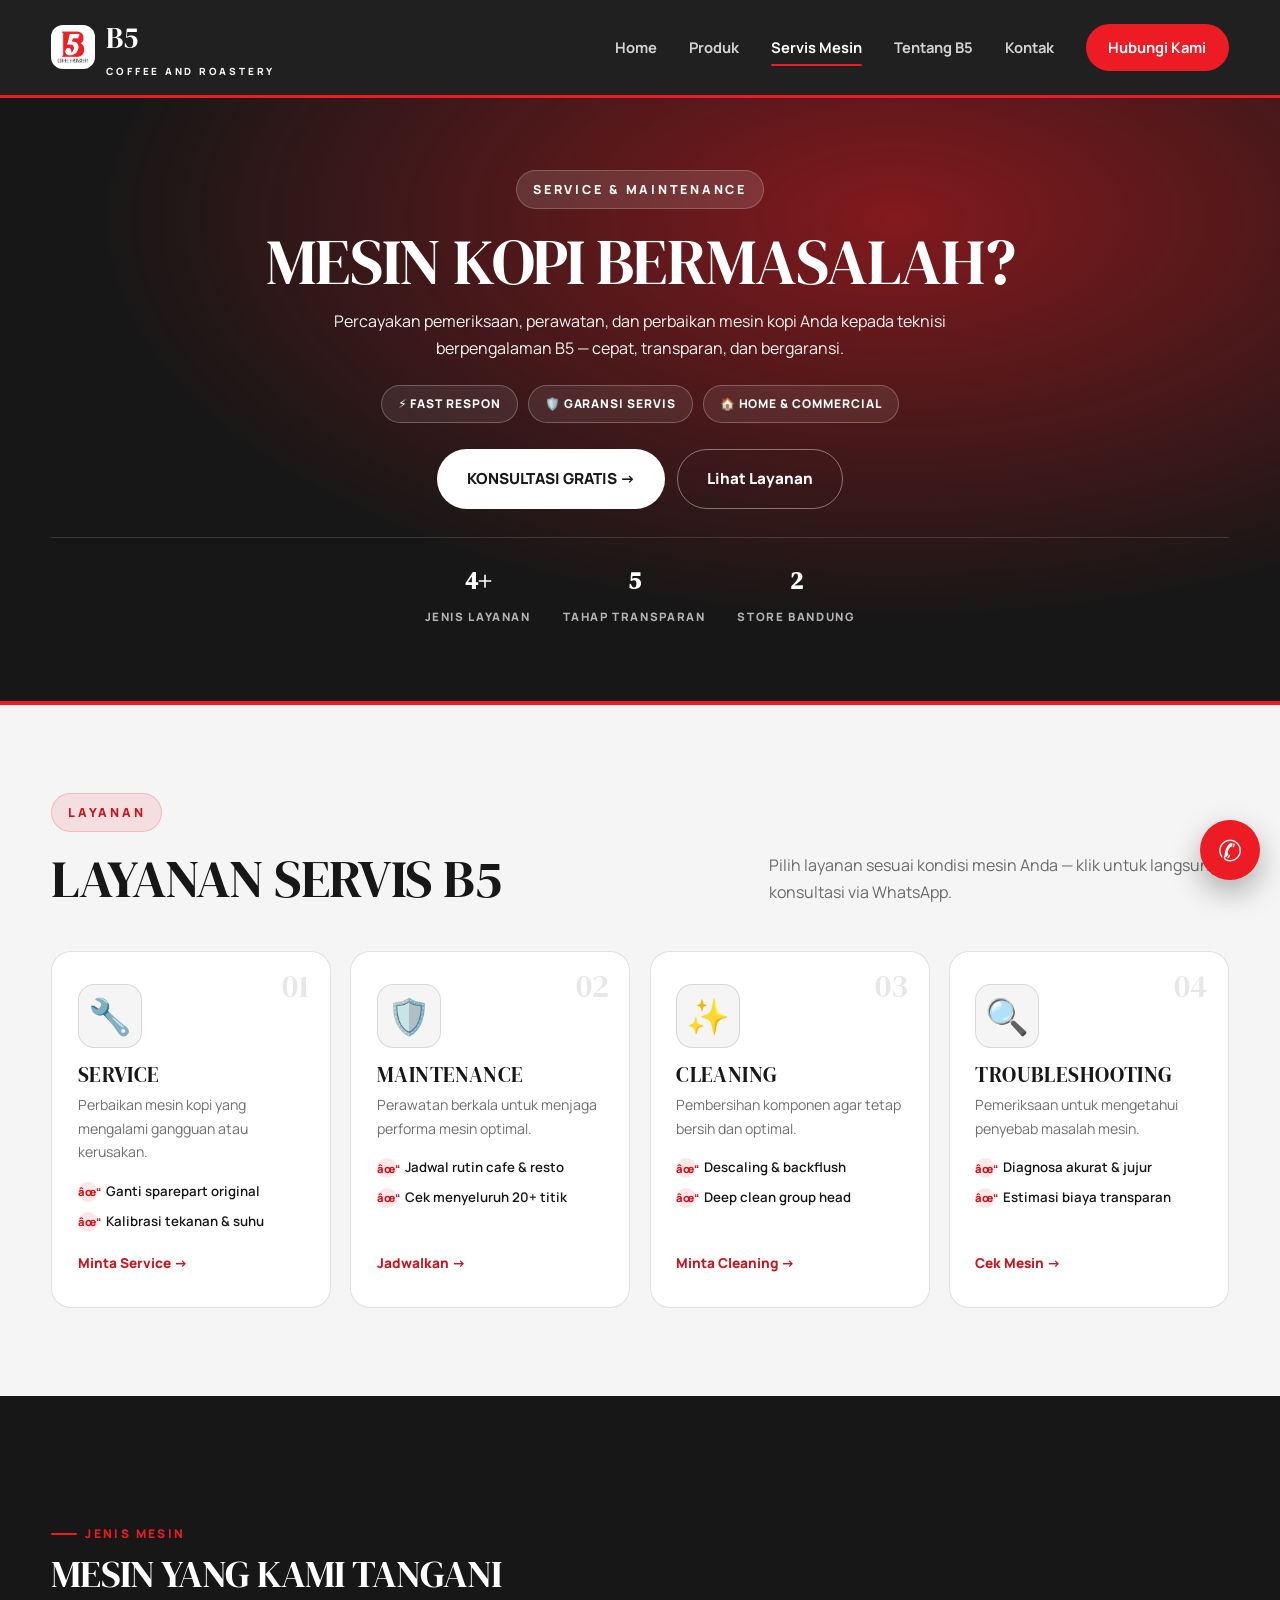
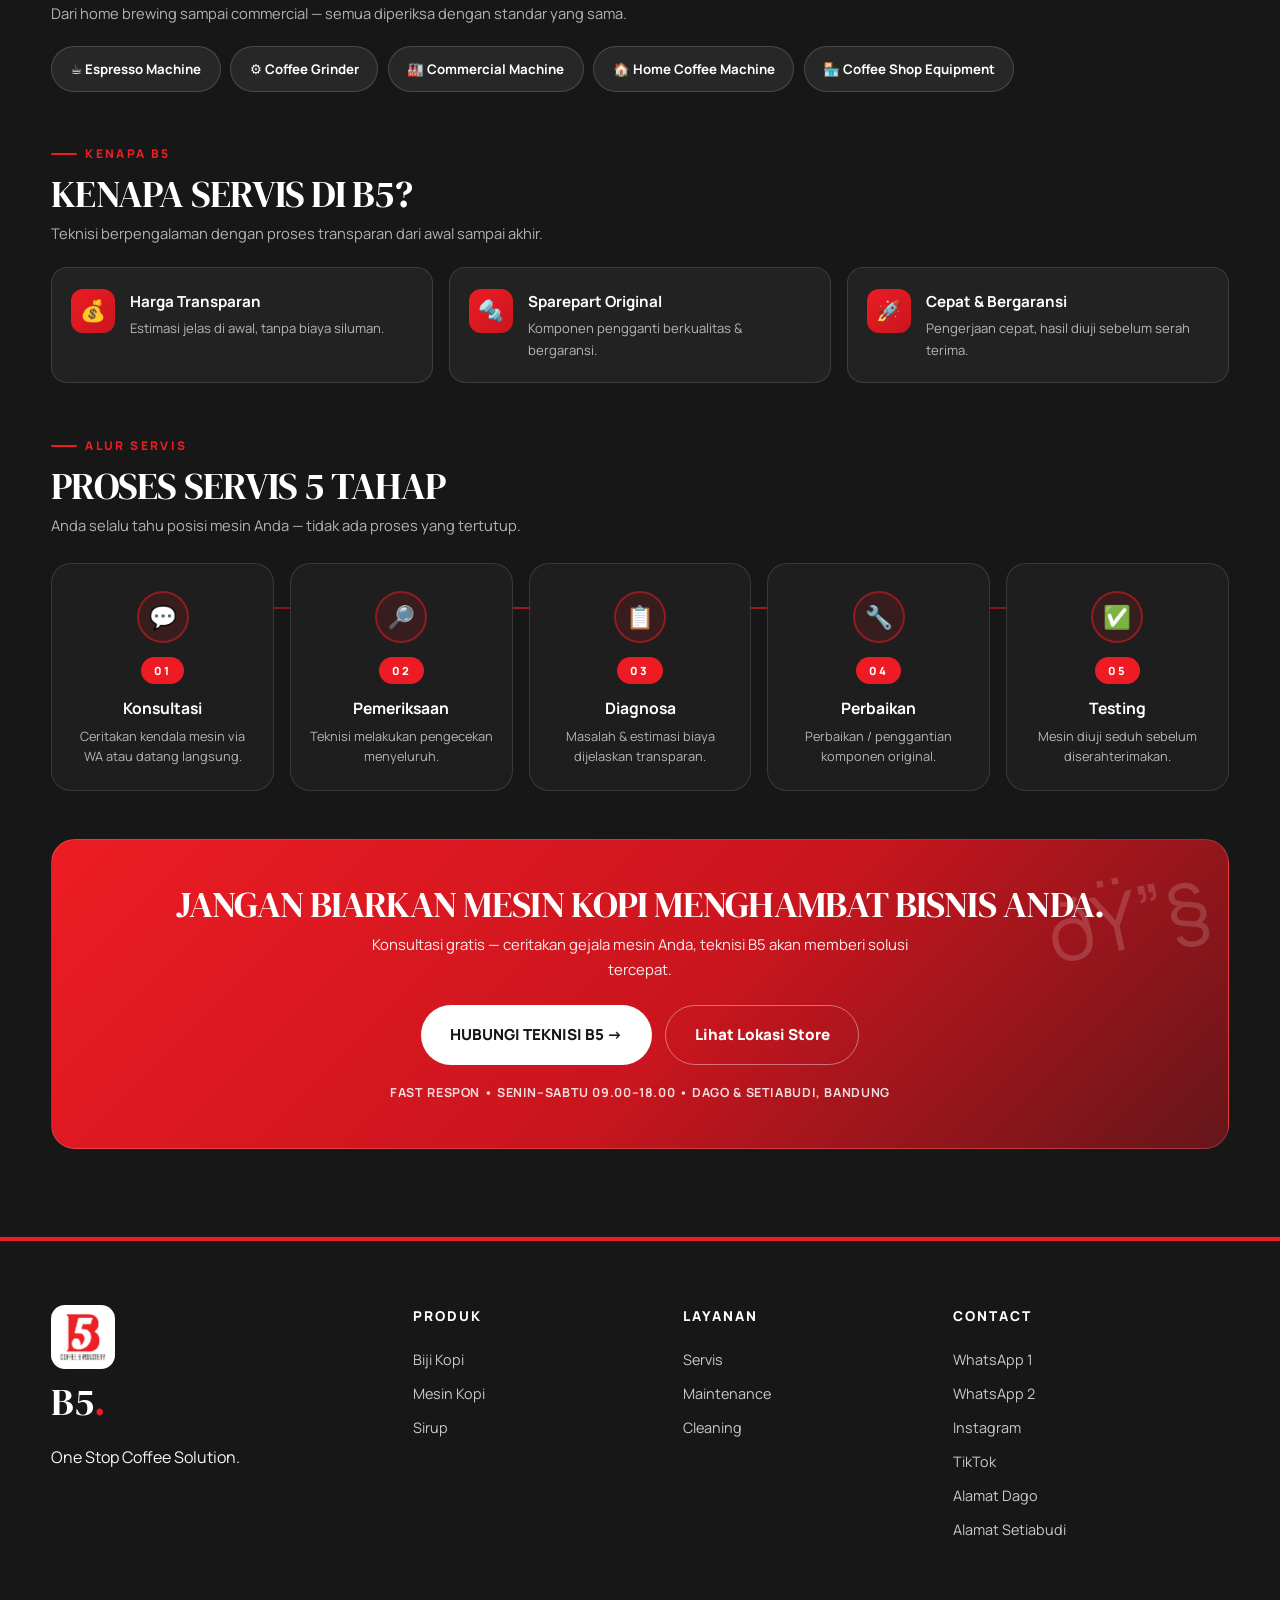
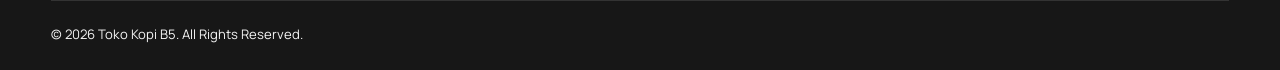
<file: servis.html>
﻿<!DOCTYPE html><html lang="id"><head><meta charset="UTF-8"><meta name="viewport" content="width=device-width, initial-scale=1.0">
<title>Servis Mesin Kopi — B5</title>
<link href="https://fonts.googleapis.com/css2?family=DM+Serif+Display:ital@0;1&family=Manrope:wght@400;600;700;800&display=swap" rel="stylesheet">
<link rel="stylesheet" href="assets/css/style.css">
<link rel="icon" href="assets/logo.jpeg"></head><body>
<nav class="navbar"><div class="container nav-inner">
<a href="index.html" class="logo"><img src="assets/logo.jpeg" alt="Logo B5" class="logo-img"><span> B5<small>COFFEE AND ROASTERY</small></span></a>
<div class="nav-links" id="navLinks"><a href="index.html">Home</a><a href="produk.html">Produk</a><a href="servis.html" class="active">Servis Mesin</a><a href="tentang.html">Tentang B5</a><a href="kontak.html">Kontak</a><a href="kontak.html" class="nav-cta">Hubungi Kami</a></div><button class="hamburger" aria-label="Buka menu navigasi" aria-expanded="false" aria-controls="navLinks"><span></span><span></span><span></span></button>
</div></nav>
<header class="page-hero"><div class="container"><span class="eyebrow dark">Service & Maintenance</span><h1>MESIN KOPI BERMASALAH?</h1><p>Percayakan pemeriksaan, perawatan, dan perbaikan mesin kopi Anda kepada teknisi berpengalaman B5 — cepat, transparan, dan bergaransi.</p><div class="hero-meta"><span>⚡ FAST RESPON</span><span>🛡️ GARANSI SERVIS</span><span>🏠 HOME & COMMERCIAL</span></div><div class="row"><a href="https://wa.me/6281224944782?text=Halo%20B5!%20Saya%20butuh%20servis%20mesin%20kopi" class="btn btn-light" target="_blank" rel="noopener">KONSULTASI GRATIS →</a><a href="#layanan" class="btn btn-outline-light">Lihat Layanan</a></div><div class="stats-mini"><div><b>4+</b><span>JENIS LAYANAN</span></div><div><b>5</b><span>TAHAP TRANSPARAN</span></div><div><b>2</b><span>STORE BANDUNG</span></div></div></div></header>
<section class="section" id="layanan"><div class="container">
<div class="sec-head reveal"><div><span class="eyebrow">Layanan</span><h2>LAYANAN SERVIS B5</h2></div><p>Pilih layanan sesuai kondisi mesin Anda — klik untuk langsung konsultasi via WhatsApp.</p></div>
<div class="svc-grid">
<div class="svc-card reveal"><span class="svc-num">01</span><div class="ic">🔧</div><h3>SERVICE</h3><p>Perbaikan mesin kopi yang mengalami gangguan atau kerusakan.</p><ul class="svc-list"><li>Ganti sparepart original</li><li>Kalibrasi tekanan & suhu</li></ul><a class="svc-link" href="https://wa.me/6281224944782?text=Halo%20B5!%20Saya%20butuh%20SERVICE%20mesin%20kopi." target="_blank" rel="noopener">Minta Service →</a></div>
<div class="svc-card reveal"><span class="svc-num">02</span><div class="ic">🛡️</div><h3>MAINTENANCE</h3><p>Perawatan berkala untuk menjaga performa mesin optimal.</p><ul class="svc-list"><li>Jadwal rutin cafe & resto</li><li>Cek menyeluruh 20+ titik</li></ul><a class="svc-link" href="https://wa.me/6281224944782?text=Halo%20B5!%20Saya%20butuh%20MAINTENANCE%20mesin%20kopi." target="_blank" rel="noopener">Jadwalkan →</a></div>
<div class="svc-card reveal"><span class="svc-num">03</span><div class="ic">✨</div><h3>CLEANING</h3><p>Pembersihan komponen agar tetap bersih dan optimal.</p><ul class="svc-list"><li>Descaling & backflush</li><li>Deep clean group head</li></ul><a class="svc-link" href="https://wa.me/6281224944782?text=Halo%20B5!%20Saya%20butuh%20CLEANING%20mesin%20kopi." target="_blank" rel="noopener">Minta Cleaning →</a></div>
<div class="svc-card reveal"><span class="svc-num">04</span><div class="ic">🔍</div><h3>TROUBLESHOOTING</h3><p>Pemeriksaan untuk mengetahui penyebab masalah mesin.</p><ul class="svc-list"><li>Diagnosa akurat & jujur</li><li>Estimasi biaya transparan</li></ul><a class="svc-link" href="https://wa.me/6281224944782?text=Halo%20B5!%20Saya%20butuh%20TROUBLESHOOTING%20mesin%20kopi." target="_blank" rel="noopener">Cek Mesin →</a></div>
</div></div></section>
<section class="section section-dark"><div class="container">
<div class="dark-block">
<span class="dark-label">JENIS MESIN</span><h2>MESIN YANG KAMI TANGANI</h2>
<p>Dari home brewing sampai commercial — semua diperiksa dengan standar yang sama.</p>
<div class="machine-tags"><span>☕ Espresso Machine</span><span>⚙️ Coffee Grinder</span><span>🏭 Commercial Machine</span><span>🏠 Home Coffee Machine</span><span>🏪 Coffee Shop Equipment</span></div>
</div>
<div class="dark-block">
<span class="dark-label">KENAPA B5</span><h2>KENAPA SERVIS DI B5?</h2>
<p>Teknisi berpengalaman dengan proses transparan dari awal sampai akhir.</p>
<div class="why-grid">
<div class="why-item"><span class="w-ic">💰</span><div><b>Harga Transparan</b><p>Estimasi jelas di awal, tanpa biaya siluman.</p></div></div>
<div class="why-item"><span class="w-ic">🔩</span><div><b>Sparepart Original</b><p>Komponen pengganti berkualitas & bergaransi.</p></div></div>
<div class="why-item"><span class="w-ic">🚀</span><div><b>Cepat & Bergaransi</b><p>Pengerjaan cepat, hasil diuji sebelum serah terima.</p></div></div>
</div>
</div>
<div class="dark-block">
<span class="dark-label">ALUR SERVIS</span><h2>PROSES SERVIS 5 TAHAP</h2>
<p>Anda selalu tahu posisi mesin Anda — tidak ada proses yang tertutup.</p>
<div class="steps">
<div class="step reveal"><span class="s-ic">💬</span><b class="n">01</b><h4>Konsultasi</h4><p>Ceritakan kendala mesin via WA atau datang langsung.</p></div>
<div class="step reveal"><span class="s-ic">🔎</span><b class="n">02</b><h4>Pemeriksaan</h4><p>Teknisi melakukan pengecekan menyeluruh.</p></div>
<div class="step reveal"><span class="s-ic">📋</span><b class="n">03</b><h4>Diagnosa</h4><p>Masalah & estimasi biaya dijelaskan transparan.</p></div>
<div class="step reveal"><span class="s-ic">🔧</span><b class="n">04</b><h4>Perbaikan</h4><p>Perbaikan / penggantian komponen original.</p></div>
<div class="step reveal"><span class="s-ic">✅</span><b class="n">05</b><h4>Testing</h4><p>Mesin diuji seduh sebelum diserahterimakan.</p></div>
</div>
</div>
<div class="svc-cta"><h2>JANGAN BIARKAN MESIN KOPI MENGHAMBAT BISNIS ANDA.</h2><p>Konsultasi gratis — ceritakan gejala mesin Anda, teknisi B5 akan memberi solusi tercepat.</p><div class="row"><a href="https://wa.me/6281224944782?text=Halo%20B5!%20Saya%20butuh%20servis%20mesin%20kopi" class="btn btn-light" target="_blank" rel="noopener">HUBUNGI TEKNISI B5 →</a><a href="kontak.html" class="btn btn-outline-light">Lihat Lokasi Store</a></div><div class="svc-note">FAST RESPON • SENIN–SABTU 09.00–18.00 • DAGO & SETIABUDI, BANDUNG</div></div>
</div></section>
<footer><div class="container"><div class="foot-grid"><div><img src="assets/logo.jpeg" alt="Logo B5" style="width:64px;height:64px;border-radius:14px;object-fit:cover;border:1px solid rgba(255,255,255,.2);background:#fff"><div class="foot-brand">B5</div><p style="margin-top:.6rem">One Stop Coffee Solution.</p></div><div><h4>PRODUK</h4><a href="produk.html">Biji Kopi</a><a href="produk.html">Mesin Kopi</a><a href="produk.html">Sirup</a></div><div><h4>LAYANAN</h4><a href="servis.html">Servis</a><a href="servis.html">Maintenance</a><a href="servis.html">Cleaning</a></div><div><h4>CONTACT</h4><a href="https://wa.me/6281224944782" target="_blank" rel="noopener">WhatsApp 1</a><a href="https://wa.me/6281322232066" target="_blank" rel="noopener">WhatsApp 2</a><a href="https://www.instagram.com/b5storecoffeeandservice" target="_blank" rel="noopener">Instagram</a><a href="https://www.tiktok.com/@b5storecoffeeandservice?is_from_webapp=1&sender_device=pc" target="_blank" rel="noopener">TikTok</a><a href="https://www.google.com/maps/search/?api=1&query=Jl.+Bangbayang+No.5,+Dago,+Coblong,+Kota+Bandung" target="_blank" rel="noopener">Alamat Dago</a><a href="https://www.google.com/maps/search/?api=1&query=Jl.+Dr.+Setiabudi+No.182,+Kota+Bandung" target="_blank" rel="noopener">Alamat Setiabudi</a></div></div><div class="copy"><span>© 2026 Toko Kopi B5. All Rights Reserved.</span></div></div></footer>
<a class="wa-float" href="https://wa.me/6281224944782?text=Halo%20B5!%20Saya%20mau%20tanya-tanya%20dulu." target="_blank">✆</a>
<script src="assets/js/main.js"></script></body></html>
</file>
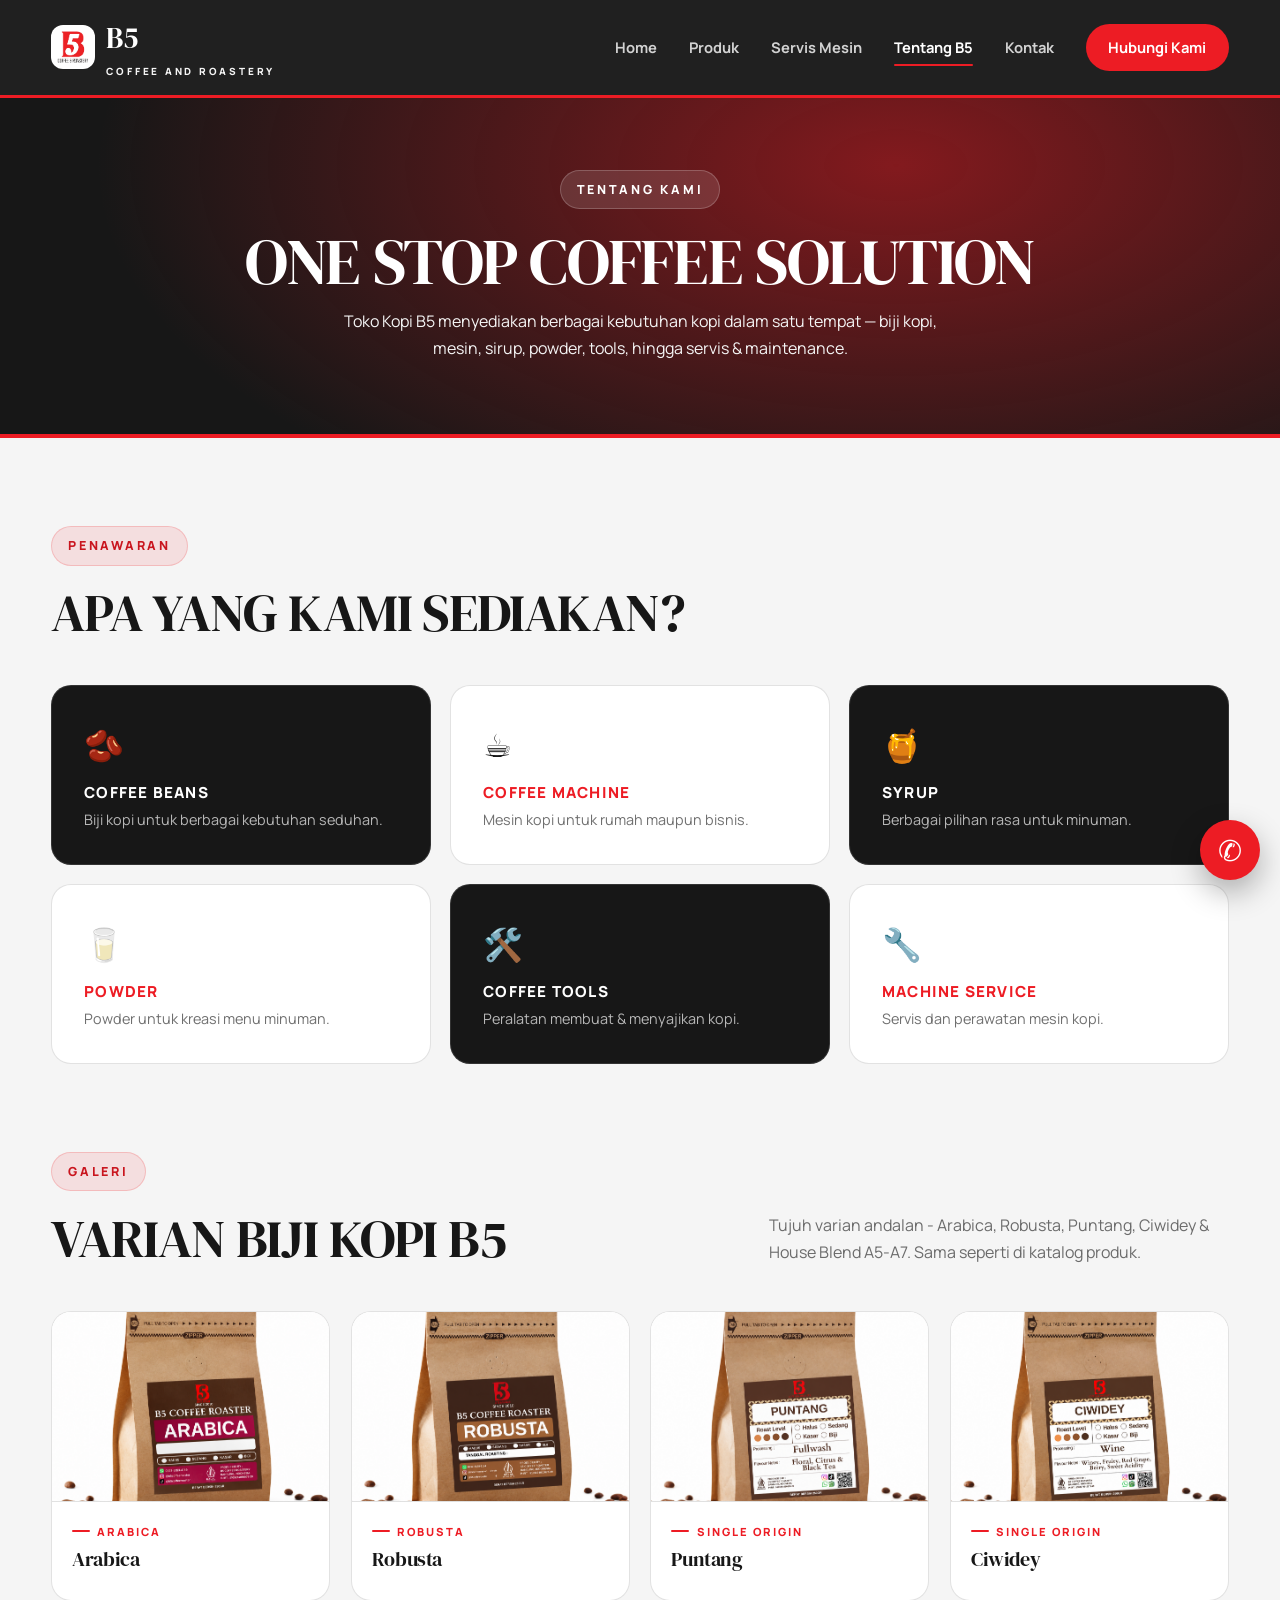
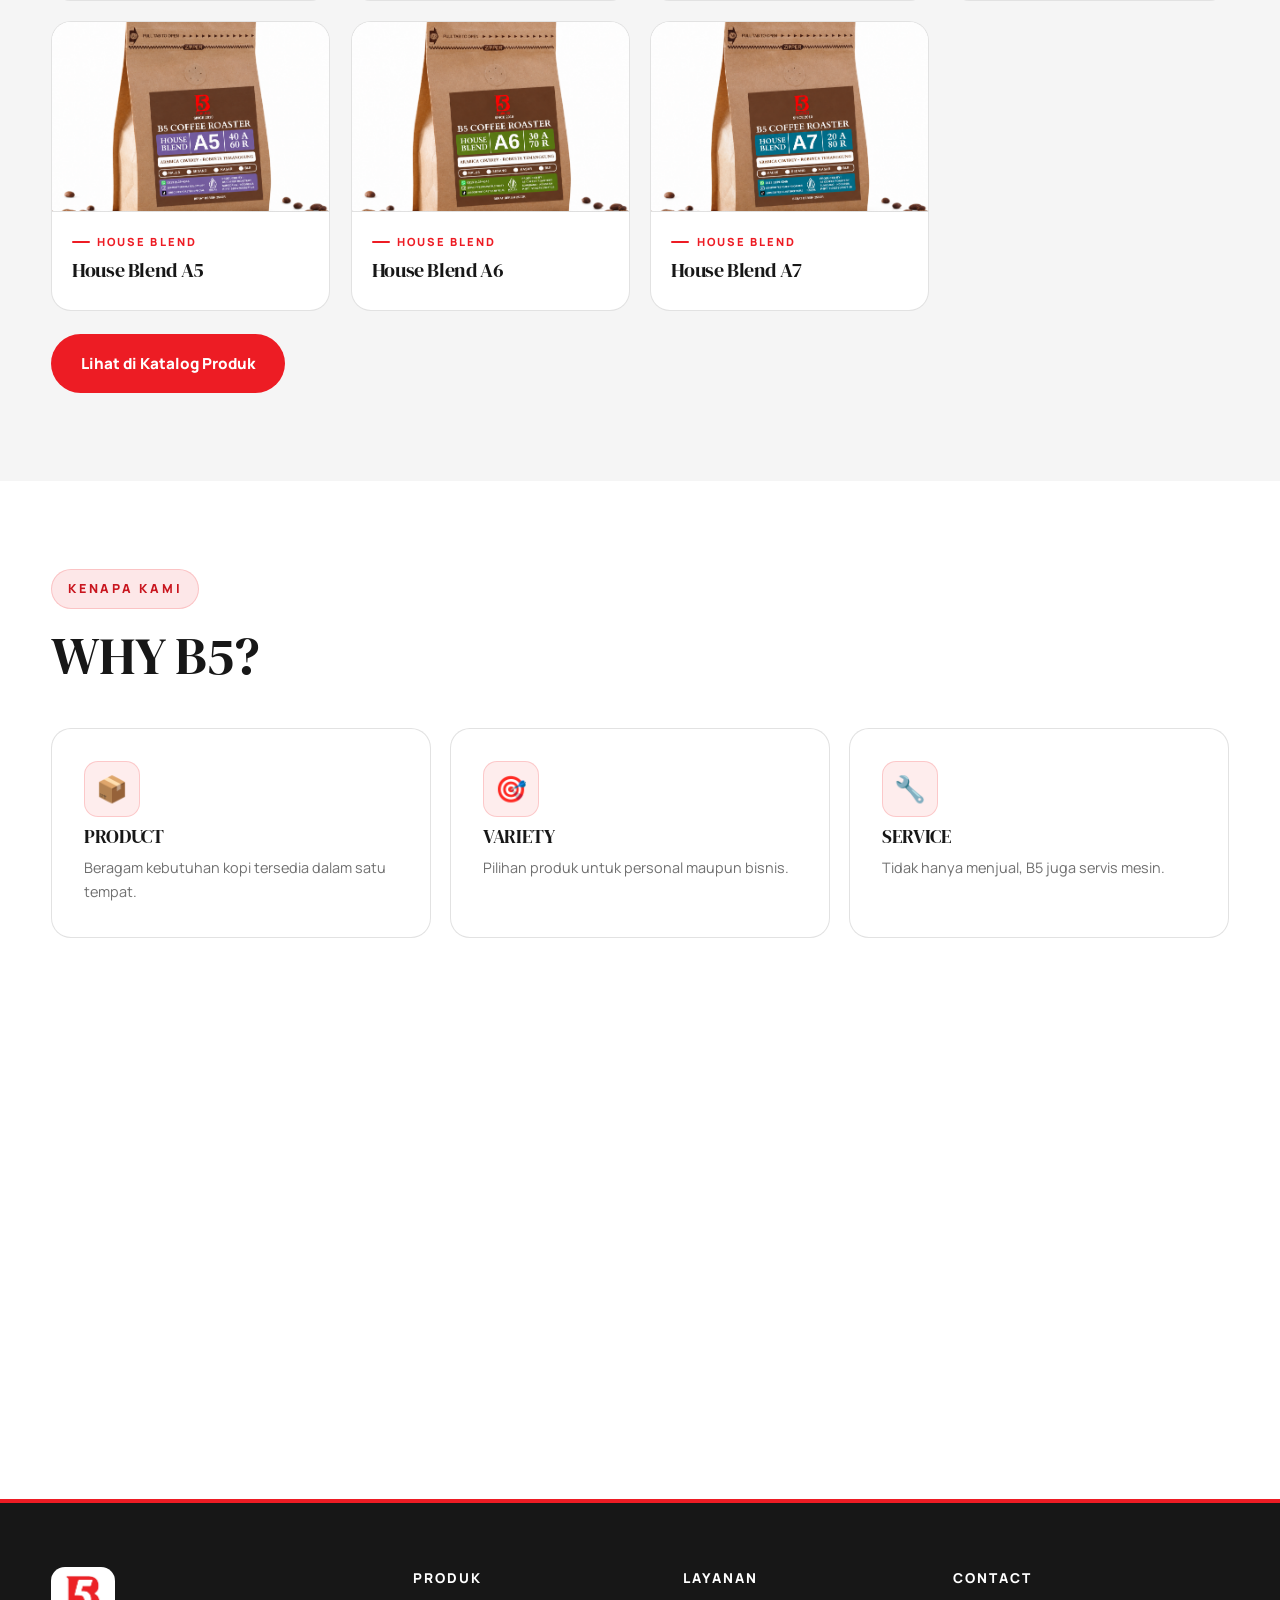
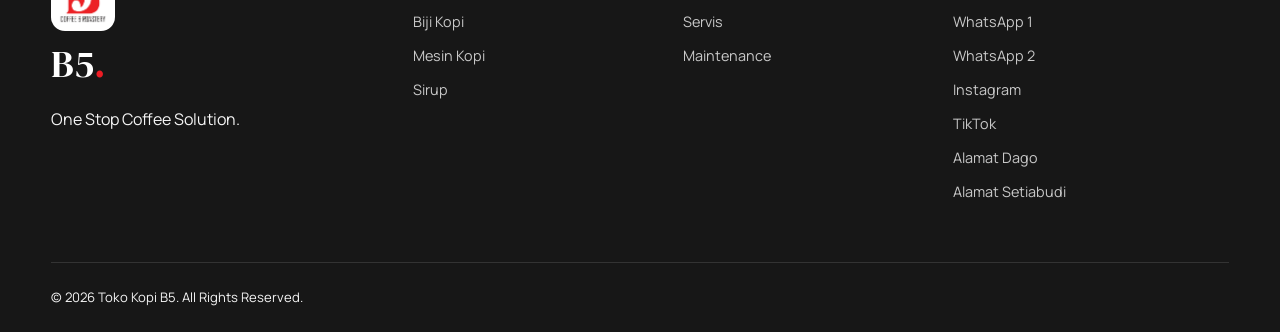
<file: tentang.html>
<!DOCTYPE html><html lang="id"><head><meta charset="UTF-8"><meta name="viewport" content="width=device-width, initial-scale=1.0">
<title>Tentang B5 — One Stop Coffee Solution</title>
<link href="https://fonts.googleapis.com/css2?family=DM+Serif+Display:ital@0;1&family=Manrope:wght@400;600;700;800&display=swap" rel="stylesheet">
<link rel="stylesheet" href="assets/css/style.css">
<link rel="icon" href="assets/logo.jpeg"></head><body>
<nav class="navbar"><div class="container nav-inner">
<a href="index.html" class="logo"><img src="assets/logo.jpeg" alt="Logo B5" class="logo-img"><span> B5<small>COFFEE AND ROASTERY</small></span></a>
<div class="nav-links" id="navLinks"><a href="index.html">Home</a><a href="produk.html">Produk</a><a href="servis.html">Servis Mesin</a><a href="tentang.html" class="active">Tentang B5</a><a href="kontak.html">Kontak</a><a href="kontak.html" class="nav-cta">Hubungi Kami</a></div><button class="hamburger" aria-label="Buka menu navigasi" aria-expanded="false" aria-controls="navLinks"><span></span><span></span><span></span></button>
</div></nav>
<header class="page-hero"><div class="container"><span class="eyebrow dark">Tentang Kami</span><h1>ONE STOP COFFEE SOLUTION</h1><p>Toko Kopi B5 menyediakan berbagai kebutuhan kopi dalam satu tempat — biji kopi, mesin, sirup, powder, tools, hingga servis & maintenance.</p></div></header>
<section class="section"><div class="container">
<div class="sec-head"><div><span class="eyebrow">Penawaran</span><h2>APA YANG KAMI SEDIAKAN?</h2></div></div>
<div class="offer-grid">
<div class="offer"><div style="font-size:2rem">🫘</div><h3>COFFEE BEANS</h3><p>Biji kopi untuk berbagai kebutuhan seduhan.</p></div>
<div class="offer"><div style="font-size:2rem">☕</div><h3>COFFEE MACHINE</h3><p>Mesin kopi untuk rumah maupun bisnis.</p></div>
<div class="offer"><div style="font-size:2rem">🍯</div><h3>SYRUP</h3><p>Berbagai pilihan rasa untuk minuman.</p></div>
<div class="offer"><div style="font-size:2rem">🥛</div><h3>POWDER</h3><p>Powder untuk kreasi menu minuman.</p></div>
<div class="offer"><div style="font-size:2rem">🛠️</div><h3>COFFEE TOOLS</h3><p>Peralatan membuat & menyajikan kopi.</p></div>
<div class="offer"><div style="font-size:2rem">🔧</div><h3>MACHINE SERVICE</h3><p>Servis dan perawatan mesin kopi.</p></div>
</div></div></section>
<section class="section" style="padding-top:0"><div class="container">
<div class="sec-head"><div><span class="eyebrow">Galeri</span><h2>VARIAN BIJI KOPI B5</h2></div><p>Tujuh varian andalan - Arabica, Robusta, Puntang, Ciwidey & House Blend A5-A7. Sama seperti di katalog produk.</p></div>
<div class="prod-grid galeri-biji">
<article class="prod-card"><div class="prod-img has-photo"><img src="assets/arabica.png" alt="Arabica B5" loading="lazy"></div><div class="body"><span class="pkat">Arabica</span><h3>Arabica</h3></div></article>
<article class="prod-card"><div class="prod-img has-photo"><img src="assets/robusta.png" alt="Robusta B5" loading="lazy"></div><div class="body"><span class="pkat">Robusta</span><h3>Robusta</h3></div></article>
<article class="prod-card"><div class="prod-img has-photo"><img src="assets/puntang.png" alt="Puntang" loading="lazy"></div><div class="body"><span class="pkat">Single Origin</span><h3>Puntang</h3></div></article>
<article class="prod-card"><div class="prod-img has-photo"><img src="assets/ciwidey.png" alt="Ciwidey" loading="lazy"></div><div class="body"><span class="pkat">Single Origin</span><h3>Ciwidey</h3></div></article>
<article class="prod-card"><div class="prod-img has-photo"><img src="assets/houseblenda5.png" alt="House Blend A5" loading="lazy"></div><div class="body"><span class="pkat">House Blend</span><h3>House Blend A5</h3></div></article>
<article class="prod-card"><div class="prod-img has-photo"><img src="assets/houseblenda6.png" alt="House Blend A6" loading="lazy"></div><div class="body"><span class="pkat">House Blend</span><h3>House Blend A6</h3></div></article>
<article class="prod-card"><div class="prod-img has-photo"><img src="assets/houseblenda7.png" alt="House Blend A7" loading="lazy"></div><div class="body"><span class="pkat">House Blend</span><h3>House Blend A7</h3></div></article>
</div>
<div style="margin-top:1.4rem"><a href="produk.html#biji" class="btn btn-primary">Lihat di Katalog Produk</a></div>
</div></section>
<section class="section section-cream"><div class="container">
<div class="sec-head"><div><span class="eyebrow">Kenapa Kami</span><h2>WHY B5?</h2></div></div>
<div class="val-grid">
<div class="val-card"><div class="ic">📦</div><h3 style="margin:.6rem 0">PRODUCT</h3><p style="color:var(--muted);font-size:.9rem">Beragam kebutuhan kopi tersedia dalam satu tempat.</p></div>
<div class="val-card"><div class="ic">🎯</div><h3 style="margin:.6rem 0">VARIETY</h3><p style="color:var(--muted);font-size:.9rem">Pilihan produk untuk personal maupun bisnis.</p></div>
<div class="val-card"><div class="ic">🔧</div><h3 style="margin:.6rem 0">SERVICE</h3><p style="color:var(--muted);font-size:.9rem">Tidak hanya menjual, B5 juga servis mesin.</p></div>
</div>
<div class="cta-band cta-about reveal" style="margin-top:2rem"><span class="eyebrow dark">Konsultasi Gratis</span><h2>KONSULTASIKAN KEBUTUHAN ANDA</h2><p>Bingung pilih beans, mesin atau racikan yang pas? Ceritakan kebutuhan rumah, cafe atau bisnis Anda — tim B5 bantu pilihkan yang paling cocok & hemat.</p><div class="cta-about-points"><span>Beans</span><span>Mesin</span><span>Sirup</span><span>Servis</span></div><div class="cta-about-btns"><a href="kontak.html" class="btn btn-light">HUBUNGI B5 →</a><a href="https://wa.me/6281224944782?text=Halo%20B5!%20Saya%20mau%20konsultasi%20kebutuhan%20kopi." target="_blank" rel="noopener" class="btn btn-outline-light">Chat WhatsApp</a></div></div>
</div></section>
<footer><div class="container"><div class="foot-grid"><div><img src="assets/logo.jpeg" alt="Logo B5" style="width:64px;height:64px;border-radius:14px;object-fit:cover;border:1px solid rgba(255,255,255,.2);background:#fff"><div class="foot-brand">B5</div><p style="margin-top:.6rem">One Stop Coffee Solution.</p></div><div><h4>PRODUK</h4><a href="produk.html">Biji Kopi</a><a href="produk.html">Mesin Kopi</a><a href="produk.html">Sirup</a></div><div><h4>LAYANAN</h4><a href="servis.html">Servis</a><a href="servis.html">Maintenance</a></div><div><h4>CONTACT</h4><a href="https://wa.me/6281224944782" target="_blank" rel="noopener">WhatsApp 1</a><a href="https://wa.me/6281322232066" target="_blank" rel="noopener">WhatsApp 2</a><a href="https://www.instagram.com/b5storecoffeeandservice" target="_blank" rel="noopener">Instagram</a><a href="https://www.tiktok.com/@b5storecoffeeandservice?is_from_webapp=1&sender_device=pc" target="_blank" rel="noopener">TikTok</a><a href="https://www.google.com/maps/search/?api=1&query=Jl.+Bangbayang+No.5,+Dago,+Coblong,+Kota+Bandung" target="_blank" rel="noopener">Alamat Dago</a><a href="https://www.google.com/maps/search/?api=1&query=Jl.+Dr.+Setiabudi+No.182,+Kota+Bandung" target="_blank" rel="noopener">Alamat Setiabudi</a></div></div><div class="copy"><span>© 2026 Toko Kopi B5. All Rights Reserved.</span></div></div></footer>
<a class="wa-float" href="https://wa.me/6281224944782?text=Halo%20B5!%20Saya%20mau%20tanya-tanya%20dulu." target="_blank">✆</a>
<script src="assets/js/main.js"></script></body></html>
</file>
<file: assets/css/style.css>
﻿/* B5 - One Stop Coffee Solution | Modern Coffee Industrial */
:root{
  --red:#ED1C24; --red-dark:#C9151E;
  --black:#171717;
  --white:#FFFFFF; --light:#F5F5F5;
  --muted:rgba(23,23,23,.62); --muted-light:rgba(245,245,245,.72);
  --line:rgba(23,23,23,.12); --line-light:rgba(255,255,255,.14);
  --card-shadow:0 20px 50px rgba(23,23,23,.10);
  --dark:#171717; --brown:#ED1C24; --brown-2:#C9151E;
  --cream:#FFFFFF; --off:#F5F5F5; --green:#ED1C24; --green-2:#171717;
  --radius:20px; --radius-sm:14px;
  --font-head:"DM Serif Display",Georgia,serif; --font-body:"Manrope",system-ui,sans-serif;
}
*{margin:0;padding:0;box-sizing:border-box}
html{scroll-behavior:smooth}
body{font-family:var(--font-body);background:var(--off);color:var(--dark);line-height:1.7;overflow-x:hidden}
img{max-width:100%;display:block}
a{text-decoration:none;color:inherit}
.container{width:min(1180px,92%);margin:0 auto}
h1,h2,h3{font-family:var(--font-head);font-weight:400;line-height:1.05;letter-spacing:-.02em}
.eyebrow{display:inline-flex;align-items:center;gap:.6rem;font-size:.78rem;font-weight:800;letter-spacing:.22em;text-transform:uppercase;color:var(--red-dark);background:rgba(237,28,36,.1);border:1px solid rgba(237,28,36,.18);padding:.5rem 1rem;border-radius:100px;margin-bottom:1.2rem}
.eyebrow.dark{background:rgba(255,255,255,.12);color:#fff;border-color:rgba(255,255,255,.2)}
.btn{display:inline-flex;align-items:center;justify-content:center;gap:.6rem;padding:1rem 1.8rem;border-radius:100px;font-weight:800;font-size:.95rem;transition:.3s;border:1.5px solid transparent;cursor:pointer}
.btn-primary{background:var(--red);color:#fff}
.btn-primary:hover{background:var(--red-dark);transform:translateY(-2px);box-shadow:0 12px 30px rgba(237,28,36,.35)}
.btn-ghost{border-color:rgba(23,23,23,.2);color:var(--dark);background:transparent}
.btn-ghost:hover{background:var(--dark);color:#fff}
.btn-light{background:#fff;color:var(--black)}
.btn-light:hover{background:var(--red);color:#fff;transform:translateY(-2px)}
.btn-outline-light{border-color:rgba(255,255,255,.4);color:#fff}
.btn-outline-light:hover{background:#fff;color:var(--dark)}
/* NAVBAR */
.navbar{position:sticky;top:0;z-index:100;background:rgba(23,23,23,.96);backdrop-filter:blur(14px);border-bottom:3px solid var(--red);color:#fff}
.nav-inner{display:flex;align-items:center;justify-content:space-between;padding:.9rem 0}
.logo{display:flex;align-items:center;gap:.7rem;font-family:var(--font-head);font-size:1.8rem}
.logo-mark{width:44px;height:44px;border-radius:12px;background:linear-gradient(135deg,var(--red),var(--red-dark));display:grid;place-items:center;font-size:1.4rem;color:#fff;font-family:var(--font-head);border:1px solid rgba(255,255,255,.25);overflow:hidden}
.logo-img{width:44px;height:44px;border-radius:12px;object-fit:cover;display:block;border:1px solid rgba(255,255,255,.25);background:#fff;flex-shrink:0}
.logo small{display:block;font-family:var(--font-body);font-size:.62rem;letter-spacing:.28em;font-weight:800;color:#F5F5F5}
.nav-links{display:flex;gap:2rem;align-items:center}
.nav-links a{font-size:.92rem;font-weight:700;opacity:.8;transition:.2s;position:relative}
.nav-links a:hover,.nav-links a.active{opacity:1;color:#fff}
.nav-links a.active::after{content:"";position:absolute;left:0;bottom:-6px;width:100%;height:2px;background:var(--red);border-radius:2px}
.nav-cta{background:var(--red);color:#fff!important;opacity:1!important;padding:.7rem 1.4rem;border-radius:100px}
.nav-cta:hover{background:var(--red-dark)!important;transform:translateY(-1px)}
.hamburger{display:none;background:rgba(255,255,255,.06);border:1px solid rgba(255,255,255,.2);color:#fff;cursor:pointer;width:44px;height:44px;border-radius:12px;flex-direction:column;align-items:center;justify-content:center}
.hamburger span{display:block;width:20px;height:2px;background:#fff;border-radius:2px;transition:.3s ease}
.hamburger span+span{margin-top:5px}
/* HERO */
.hero{background:radial-gradient(1000px 500px at 80% 10%,rgba(237,28,36,.45),transparent),radial-gradient(800px 400px at 10% 90%,rgba(237,28,36,.35),transparent),var(--dark);color:#fff;padding:5rem 0 4rem;position:relative;overflow:hidden}
.hero-grid{display:grid;grid-template-columns:1.05fr .95fr;gap:3rem;align-items:center}
.hero h1{font-size:clamp(2.8rem,6vw,4.8rem);margin-bottom:1.2rem}
.hero h1 span{font-style:italic;color:var(--red)}
.hero p.sub{color:#F5F5F5;font-size:1.1rem;max-width:520px;margin-bottom:2rem}
.hero-btns{display:flex;gap:1rem;flex-wrap:wrap;margin-bottom:2.2rem}
.hero-stats{display:flex;gap:2.2rem;flex-wrap:wrap;border-top:1px solid rgba(255,255,255,.15);padding-top:1.5rem}
.hero-stats b{font-family:var(--font-head);font-size:1.6rem;display:block}
.hero-stats span{font-size:.82rem;letter-spacing:.12em;font-weight:700;color:rgba(245,245,245,.72)}
.hero-visual{position:relative}
.hero-img-main{border-radius:24px;overflow:hidden;border:1px solid rgba(255,255,255,.2);box-shadow:0 30px 80px rgba(0,0,0,.45);aspect-ratio:4/4.6;object-fit:cover;width:100%;background:linear-gradient(180deg,#171717,#171717)}
.hero-card{position:absolute;background:#fff;color:var(--dark);border-radius:16px;padding:.9rem 1rem;display:flex;gap:.8rem;align-items:center;box-shadow:0 18px 40px rgba(0,0,0,.35);backdrop-filter:blur(6px);border-left:4px solid var(--red)}
.hero-card .ic{width:42px;height:42px;border-radius:12px;display:grid;place-items:center;font-size:1.3rem;background:var(--light);border:1px solid var(--line)}
.hero-card b{font-size:.9rem;display:block;line-height:1.2}
.hero-card span{font-size:.78rem;color:var(--muted);font-weight:600}
.hc1{left:-24px;top:32px;animation:float 4s ease-in-out infinite}
.hc2{right:-12px;bottom:36px;animation:float 5s ease-in-out infinite reverse}
@keyframes float{0%,100%{transform:translateY(0)}50%{transform:translateY(-10px)}}
.marquee{background:var(--red);color:#fff;overflow:hidden;white-space:nowrap;padding:.9rem 0;font-weight:800;letter-spacing:.2em;font-size:.8rem;border-top:1px solid var(--red-dark);border-bottom:3px solid var(--black)}
.marquee-track{display:inline-block;animation:marq 22s linear infinite}
@keyframes marq{to{transform:translateX(-50%)}}
/* ===== Sections & cards ===== */
.section{padding:5.5rem 0}
.section-cream{background:#fff}
.section-dark{background:var(--black);color:#fff}
.sec-head{display:flex;justify-content:space-between;align-items:end;gap:2rem;margin-bottom:2.8rem;flex-wrap:wrap}
.sec-head h2{font-size:clamp(2rem,4.5vw,3.3rem)}
.sec-head p{color:var(--muted);max-width:460px}
.section-dark .sec-head p{color:rgba(245,245,245,.72)}
.cat-grid{display:grid;grid-template-columns:repeat(5,1fr);gap:1.2rem}
.cat-card{background:#fff;border:1px solid var(--line);border-radius:var(--radius);overflow:hidden;transition:.35s;display:flex;flex-direction:column}
.cat-card:hover{transform:translateY(-8px);box-shadow:var(--card-shadow);border-color:var(--red)}
.cat-img{height:170px;display:grid;place-items:center;font-size:3.4rem;position:relative;overflow:hidden;background:linear-gradient(135deg,#171717,#C9151E)!important;color:#fff}
.cat-card .body{padding:1.4rem 1.3rem 1.5rem}
.cat-card .num{font-size:.75rem;font-weight:800;letter-spacing:.2em;color:var(--red)}
.cat-card h3{font-size:1.45rem;margin:.4rem 0 .5rem}
.cat-card p{font-size:.9rem;color:var(--muted);margin-bottom:1rem}
.link-more{font-weight:800;font-size:.9rem;color:var(--red-dark);display:inline-flex;gap:.4rem;align-items:center}
.prod-grid{display:grid;grid-template-columns:repeat(4,1fr);gap:1.3rem}
.prod-card{background:#fff;border:1px solid var(--line);border-radius:var(--radius);overflow:hidden;transition:transform .35s ease,box-shadow .35s ease,border-color .35s ease;display:flex;flex-direction:column;position:relative}
.prod-card:hover{transform:translateY(-8px);box-shadow:0 24px 55px rgba(23,23,23,.14);border-color:rgba(237,28,36,.4)}
.prod-img{height:190px;display:grid;place-items:center;font-size:3.6rem;position:relative;background:linear-gradient(135deg,#fff,#F5F5F5)!important;border-bottom:1px solid var(--line);overflow:hidden}
.prod-img img{width:100%;height:100%;object-fit:cover;display:block;transition:transform .5s ease}
.prod-card:hover .prod-img img{transform:scale(1.07)}
.prod-img.has-photo{display:block;padding:0;font-size:0}
.cat-img img{width:100%;height:100%;object-fit:cover;display:block;transition:transform .5s ease}
.cat-card:hover .cat-img img{transform:scale(1.07)}
.cat-img.has-photo{padding:0;font-size:0;display:block}
.prod-img::after{content:"";position:absolute;inset:auto -30% -55% -30%;height:90%;background:radial-gradient(closest-side,rgba(237,28,36,.10),transparent);opacity:0;transition:.35s}
.prod-card:hover .prod-img::after{opacity:1}
.prod-img .emoji-float{display:inline-block;transition:transform .35s ease;filter:drop-shadow(0 10px 14px rgba(23,23,23,.18))}
.prod-card:hover .prod-img .emoji-float{transform:scale(1.12) rotate(-4deg)}
.prod-badge{position:absolute;top:12px;left:12px;background:var(--red);color:#fff;font-size:.68rem;font-weight:800;letter-spacing:.12em;padding:.4rem .8rem;border-radius:100px;text-transform:uppercase;box-shadow:0 8px 18px rgba(237,28,36,.35);z-index:2}
.prod-card .body{padding:1.25rem 1.25rem 1.3rem;display:flex;flex-direction:column;flex:1}
.prod-card .pkat{font-size:.7rem;font-weight:800;letter-spacing:.18em;color:var(--red);text-transform:uppercase;display:inline-flex;align-items:center;gap:.45rem}
.prod-card .pkat::before{content:"";width:18px;height:2px;background:var(--red);border-radius:2px;display:inline-block}
.prod-card h3{font-size:1.22rem;margin:.45rem 0 .4rem;line-height:1.25}
.prod-card p{font-size:.88rem;color:var(--muted);margin-bottom:1rem;min-height:44px}
.prod-foot{display:flex;gap:.6rem;margin-top:auto}
.prod-foot .btn{width:100%}
.btn-sm{padding:.8rem 1.1rem;font-size:.83rem;flex:1}
/* ===== SHOP toolbar (sticky filter + search + count) ===== */
.shop-toolbar{position:sticky;top:76px;z-index:50;background:rgba(245,245,245,.9);backdrop-filter:blur(12px);border:1px solid var(--line);border-radius:18px;padding:.8rem;display:flex;gap:.7rem;align-items:center;margin:0 0 1.6rem;box-shadow:0 10px 30px rgba(23,23,23,.06)}
.shop-search{flex:1;display:flex;align-items:center;gap:.6rem;background:#fff;border:1.5px solid var(--line);border-radius:100px;padding:.55rem .6rem .55rem 1rem;min-width:0}
.shop-search:focus-within{border-color:var(--red);box-shadow:0 0 0 4px rgba(237,28,36,.1)}
.shop-search .s-ic{font-size:1rem;opacity:.6;flex-shrink:0}
.shop-search input{flex:1;border:0;outline:0;background:transparent;font-family:inherit;font-size:.9rem;font-weight:600;color:var(--black);min-width:0}
.shop-search input::placeholder{color:rgba(23,23,23,.4);font-weight:600}
.shop-clear{border:0;background:var(--light);color:var(--black);width:30px;height:30px;border-radius:50%;cursor:pointer;font-size:1rem;line-height:1;display:none;flex-shrink:0}
.shop-clear.show{display:grid;place-items:center}
.shop-clear:hover{background:var(--red);color:#fff}
.shop-count{flex-shrink:0;font-size:.78rem;font-weight:800;letter-spacing:.06em;background:var(--black);color:#fff;border-radius:100px;padding:.55rem 1rem;white-space:nowrap}
.shop-count b{color:#fff}
.filter-bar{display:flex;gap:.6rem;flex-wrap:wrap;margin:0 0 1.4rem}
.filter-btn{border:1.5px solid var(--line);background:#fff;padding:.7rem 1.2rem;border-radius:100px;font-weight:800;font-size:.82rem;cursor:pointer;transition:.25s;display:inline-flex;align-items:center;gap:.5rem}
.filter-btn .f-dot{width:8px;height:8px;border-radius:50%;background:rgba(23,23,23,.2);transition:.25s}
.filter-btn:hover{border-color:var(--red);color:var(--red-dark);transform:translateY(-1px)}
.filter-btn:hover .f-dot{background:var(--red)}
.filter-btn.active{background:var(--red);color:#fff;border-color:var(--red);box-shadow:0 10px 24px rgba(237,28,36,.3)}
.filter-btn.active .f-dot{background:#fff}
.cat-title{grid-column:1/-1;font-family:var(--font-head);font-size:1.7rem;margin:1.2rem 0 .2rem;display:flex;align-items:center;gap:1rem}
.cat-title .cat-num{font-family:var(--font-body);font-size:.72rem;font-weight:800;letter-spacing:.14em;background:var(--black);color:#fff;border-radius:100px;padding:.4rem .9rem;flex-shrink:0}
.cat-title .cat-name{white-space:nowrap}
.cat-title::after{content:"";flex:1;height:1px;background:var(--line)}
.cat-sub{grid-column:1/-1;color:var(--muted);font-size:.88rem;margin:-.1rem 0 .4rem}
.prod-empty{grid-column:1/-1;text-align:center;background:#fff;border:1.5px dashed rgba(23,23,23,.25);border-radius:var(--radius);padding:3rem 1.5rem;display:none}
.prod-empty.show{display:block}
.prod-empty .big{font-size:3rem;margin-bottom:.6rem}
.prod-empty h3{font-size:1.5rem;margin-bottom:.3rem}
.prod-empty p{color:var(--muted);font-size:.9rem;margin-bottom:1.2rem}
/* ===== CTA konsultasi produk ===== */
.shop-cta{margin-top:3rem;background:linear-gradient(135deg,var(--red) 0%,var(--red-dark) 55%,var(--black) 135%);border-radius:24px;padding:2.8rem 2rem;text-align:center;color:#fff;position:relative;overflow:hidden}
.shop-cta::before{content:"";position:absolute;top:-70px;right:-70px;width:240px;height:240px;border-radius:50%;background:rgba(255,255,255,.12)}
.shop-cta::after{content:"";position:absolute;bottom:-90px;left:-60px;width:260px;height:260px;border-radius:50%;background:rgba(255,255,255,.08)}
.shop-cta h2{font-size:clamp(1.5rem,4vw,2.3rem);margin-bottom:.5rem;position:relative;z-index:1}
.shop-cta p{opacity:.92;font-size:.95rem;max-width:560px;margin:0 auto 1.5rem;position:relative;z-index:1}
.shop-cta .row{display:flex;gap:.8rem;justify-content:center;flex-wrap:wrap;position:relative;z-index:1}

.split{display:grid;grid-template-columns:1fr 1fr;gap:0;border-radius:26px;overflow:hidden;background:var(--black);color:#fff}
.split .txt{padding:4rem 3.5rem;display:flex;flex-direction:column;justify-content:center}
.split h2{font-size:clamp(2rem,4vw,3.2rem);margin-bottom:1rem}
.split p{color:#F5F5F5;margin-bottom:2rem}
.split .img-side{min-height:380px;display:grid;place-items:center;font-size:6rem;background:linear-gradient(135deg,#ED1C24,#C9151E);color:#fff}
.solution{background:linear-gradient(135deg,var(--red) 0%,var(--red-dark) 55%,var(--black) 130%);color:#fff;border-radius:26px;padding:4rem 3.5rem;text-align:center;position:relative;overflow:hidden}
.solution h2{font-size:clamp(2rem,4.5vw,3.4rem);margin-bottom:1rem}
.chips{display:flex;gap:.7rem;justify-content:center;flex-wrap:wrap;margin:1.8rem 0 0}
.chip{border:1px solid rgba(255,255,255,.3);padding:.6rem 1.3rem;border-radius:100px;font-weight:800;font-size:.82rem;letter-spacing:.08em}
.cta-band{background:#fff;border:1px solid var(--line);border-top:4px solid var(--red);border-radius:26px;padding:3.5rem;text-align:center}
.cta-band h2{font-size:clamp(1.9rem,4vw,3rem);margin-bottom:.8rem}
.cta-band p{color:var(--muted);margin-bottom:1.8rem}
/* CTA khusus halaman Tentang — gradien gelap premium */
.cta-about{background:radial-gradient(700px 320px at 50% -20%,rgba(237,28,36,.55),transparent),linear-gradient(135deg,#232323,#171717 60%,#3a0d10);color:#fff;border:1px solid rgba(255,255,255,.14);border-top:4px solid var(--red);position:relative;overflow:hidden}
.cta-about::before{content:"☕";position:absolute;right:22px;top:6px;font-size:5rem;opacity:.14}
.cta-about h2{color:#fff}
.cta-about p{color:rgba(245,245,245,.8);max-width:620px;margin:0 auto 1.4rem}
.cta-about-points{display:flex;gap:.6rem;justify-content:center;flex-wrap:wrap;margin-bottom:1.8rem}
.cta-about-points span{border:1px solid rgba(255,255,255,.3);padding:.45rem 1.1rem;border-radius:100px;font-weight:800;font-size:.78rem;letter-spacing:.1em;text-transform:uppercase}
.cta-about-btns{display:flex;gap:.8rem;justify-content:center;flex-wrap:wrap}
.page-hero{background:radial-gradient(800px 400px at 70% 20%,rgba(237,28,36,.5),transparent),var(--black);color:#fff;padding:4.5rem 0;text-align:center;border-bottom:4px solid var(--red)}
.page-hero h1{font-size:clamp(2.4rem,5.5vw,4rem);margin-bottom:.8rem}
.page-hero p{color:#F5F5F5;max-width:640px;margin:0 auto}
.filter-bar{display:flex;gap:.7rem;flex-wrap:wrap;justify-content:center;margin:2.5rem 0}
.filter-btn{border:1.5px solid var(--line);background:#fff;padding:.7rem 1.4rem;border-radius:100px;font-weight:800;font-size:.85rem;cursor:pointer;transition:.25s}
.filter-btn:hover{border-color:var(--red);color:var(--red-dark)}
.filter-btn.active{background:var(--red);color:#fff;border-color:var(--red)}
.cat-title{grid-column:1/-1;font-family:var(--font-head);font-size:1.9rem;margin:1.5rem 0 .2rem;display:flex;align-items:center;gap:1rem}
.cat-title::after{content:"";flex:1;height:1px;background:var(--line)}


.svc-grid{display:grid;grid-template-columns:repeat(4,1fr);gap:1.2rem}
.svc-card{background:#fff;border:1px solid var(--line);border-radius:var(--radius);padding:2rem 1.6rem;transition:transform .3s ease,box-shadow .3s ease,background .3s ease;position:relative;overflow:hidden;display:flex;flex-direction:column}
.svc-card::before{content:"";position:absolute;top:0;left:0;right:0;height:4px;background:linear-gradient(90deg,var(--red),var(--red-dark));transform:scaleX(0);transform-origin:left;transition:.35s ease}
.svc-card:hover{background:var(--dark);color:#fff;transform:translateY(-6px);box-shadow:0 24px 55px rgba(23,23,23,.18);border-color:var(--dark)}
.svc-card:hover::before{transform:scaleX(1)}
.svc-card:hover p{color:rgba(245,245,245,.72)}
.svc-card .ic{font-size:2.2rem;margin-bottom:1rem;background:var(--light);width:64px;height:64px;display:grid;place-items:center;border-radius:16px;border:1px solid var(--line);transition:.3s}
.svc-card:hover .ic{background:var(--red);border-color:var(--red);transform:scale(1.06) rotate(-4deg)}
.svc-card h3{font-size:1.3rem;margin-bottom:.4rem;letter-spacing:.02em}
.svc-card p{font-size:.88rem;color:var(--muted);margin-bottom:1rem}
.svc-num{position:absolute;top:1.1rem;right:1.3rem;font-family:var(--font-head);font-size:2rem;color:rgba(23,23,23,.1);line-height:1}
.svc-card:hover .svc-num{color:rgba(255,255,255,.16)}
.svc-list{list-style:none;margin:0 0 1.2rem;display:grid;gap:.45rem;font-size:.83rem;font-weight:600}
.svc-list li{display:flex;gap:.5rem;align-items:flex-start}
.svc-list li::before{content:"âœ“";flex-shrink:0;width:20px;height:20px;border-radius:50%;background:rgba(237,28,36,.1);color:var(--red-dark);font-size:.7rem;font-weight:800;display:grid;place-items:center;margin-top:.1rem}
.svc-card:hover .svc-list li::before{background:var(--red);color:#fff}
.svc-link{margin-top:auto;font-weight:800;font-size:.85rem;color:var(--red-dark);display:inline-flex;align-items:center;gap:.4rem}
.svc-card:hover .svc-link{color:#fff}
.page-hero .hero-meta{display:flex;gap:.6rem;justify-content:center;flex-wrap:wrap;margin-top:1.4rem}
.page-hero .hero-meta span{font-size:.75rem;font-weight:800;letter-spacing:.08em;border:1px solid rgba(255,255,255,.25);background:rgba(255,255,255,.08);padding:.5rem 1rem;border-radius:100px}
.page-hero .row{display:flex;gap:.8rem;justify-content:center;flex-wrap:wrap;margin-top:1.6rem}
.page-hero .stats-mini{display:flex;gap:2rem;justify-content:center;flex-wrap:wrap;margin-top:1.8rem;padding-top:1.4rem;border-top:1px solid rgba(255,255,255,.14)}
.page-hero .stats-mini b{font-family:var(--font-head);font-size:1.5rem;display:block}
.page-hero .stats-mini span{font-size:.72rem;font-weight:800;letter-spacing:.14em;color:rgba(245,245,245,.7)}
.dark-block{margin-top:2.8rem}
.dark-block:first-of-type{margin-top:2rem}
.dark-label{display:inline-flex;align-items:center;gap:.5rem;font-size:.75rem;font-weight:800;letter-spacing:.2em;color:var(--red);margin-bottom:.6rem}
.dark-label::before{content:"";width:26px;height:2px;background:var(--red);border-radius:2px;display:inline-block}
.dark-block h2{font-size:clamp(1.6rem,3.5vw,2.4rem);margin-bottom:.4rem}
.dark-block>p{color:rgba(245,245,245,.7);font-size:.92rem;max-width:620px}
.step{background:#1E1E1E;border:1px solid rgba(255,255,255,.12);border-radius:var(--radius);padding:1.7rem 1.1rem 1.5rem;text-align:center;position:relative;transition:.3s}
.step:hover{transform:translateY(-6px);border-color:var(--red);box-shadow:0 18px 40px rgba(237,28,36,.18)}
.step h4{margin:.2rem 0 .3rem;font-size:.98rem}
.step p{font-size:.8rem;color:rgba(245,245,245,.7);line-height:1.55}
.machine-tags{display:flex;gap:.6rem;flex-wrap:wrap;margin-top:1.3rem}
.machine-tags span{background:rgba(255,255,255,.07);border:1px solid rgba(255,255,255,.16);padding:.65rem 1.15rem;border-radius:100px;font-size:.83rem;font-weight:700;transition:.25s;cursor:default}
.machine-tags span:hover{background:var(--red);border-color:var(--red);transform:translateY(-2px);box-shadow:0 10px 22px rgba(237,28,36,.35)}
.why-grid{display:grid;grid-template-columns:repeat(3,1fr);gap:1rem;margin-top:1.3rem}
.why-item{background:rgba(255,255,255,.05);border:1px solid rgba(255,255,255,.12);border-radius:16px;padding:1.3rem 1.2rem;display:flex;gap:.9rem;align-items:flex-start;transition:.3s}
.why-item:hover{background:rgba(237,28,36,.12);border-color:rgba(237,28,36,.45);transform:translateY(-3px)}
.why-item .w-ic{width:44px;height:44px;flex-shrink:0;border-radius:12px;background:linear-gradient(135deg,var(--red),var(--red-dark));display:grid;place-items:center;font-size:1.3rem}
.why-item b{display:block;font-size:.95rem;margin-bottom:.15rem}
.why-item p{font-size:.82rem;color:rgba(245,245,245,.7)}
.steps{display:grid;grid-template-columns:repeat(5,1fr);gap:1rem;margin-top:1.6rem;position:relative}
.steps::before{content:"";position:absolute;top:44px;left:5%;right:5%;height:2px;background:linear-gradient(90deg,transparent,rgba(237,28,36,.6) 20%,rgba(237,28,36,.6) 80%,transparent);z-index:0}
.step{z-index:1}
.step .s-ic{width:52px;height:52px;margin:0 auto .8rem;border-radius:50%;background:rgba(237,28,36,.12);border:2px solid rgba(237,28,36,.5);display:grid;place-items:center;font-size:1.4rem}
.step b.n{font-family:var(--font-body);font-size:.7rem;font-weight:800;letter-spacing:.2em;color:#fff!important;background:var(--red);border-radius:100px;padding:.25rem .8rem;display:inline-block!important;margin-bottom:.5rem}
.svc-cta{margin-top:3rem;background:linear-gradient(135deg,var(--red) 0%,var(--red-dark) 55%,var(--black) 135%);border-radius:24px;padding:2.8rem 2rem;text-align:center;position:relative;overflow:hidden;border:1px solid rgba(255,255,255,.15)}
.svc-cta::before{content:"ðŸ”§";position:absolute;right:1.2rem;top:.6rem;font-size:5rem;opacity:.16;transform:rotate(-12deg)}
.svc-cta h2{font-size:clamp(1.5rem,4vw,2.3rem);margin-bottom:.5rem}
.svc-cta p{opacity:.92;font-size:.93rem;max-width:560px;margin:0 auto 1.4rem}
.svc-cta .row{display:flex;gap:.8rem;justify-content:center;flex-wrap:wrap}
.svc-note{margin-top:1.1rem;font-size:.78rem;font-weight:700;letter-spacing:.05em;opacity:.85}
.val-grid{display:grid;grid-template-columns:repeat(3,1fr);gap:1.2rem}
.val-card{background:#fff;border:1px solid var(--line);border-radius:var(--radius);padding:2rem;transition:.3s}
.val-card:hover{box-shadow:var(--card-shadow);transform:translateY(-5px);border-color:rgba(237,28,36,.35)}
.val-card .ic{width:56px;height:56px;border-radius:14px;background:rgba(237,28,36,.08);border:1px solid rgba(237,28,36,.18);display:grid;place-items:center;font-size:1.6rem}
.offer-grid{display:grid;grid-template-columns:repeat(3,1fr);gap:1.2rem}
.offer{background:var(--dark);color:#fff;border-radius:var(--radius);padding:2rem;border:1px solid rgba(255,255,255,.12)}
.offer h3{font-family:var(--font-body);font-weight:800;font-size:.95rem;color:#fff;margin:.8rem 0 .4rem;letter-spacing:.08em}
.offer p{color:rgba(245,245,245,.72);font-size:.9rem}
.offer:nth-child(even){background:#fff;color:var(--black);border-color:var(--line)}
.offer:nth-child(even) h3{color:var(--red)}
.offer:nth-child(even) p{color:var(--muted)}
.contact-grid{display:grid;grid-template-columns:.9fr 1.1fr;gap:1.5rem;align-items:start}
.contact-info{display:grid;gap:1rem}
.c-item{background:#fff;border:1px solid var(--line);border-radius:14px;padding:1.3rem 1.4rem;display:flex;gap:1rem;align-items:center}
.c-item .ic{width:48px;height:48px;border-radius:14px;background:var(--light);display:grid;place-items:center;flex-shrink:0;border:1px solid var(--line);overflow:hidden;padding:8px}
.c-item .ic img{width:100%;height:100%;object-fit:contain;display:block}
.c-item b{display:block;font-size:.95rem}
.c-item span{font-size:.87rem;color:var(--muted)}
.form-card{background:#fff;border:1px solid var(--line);border-top:4px solid var(--red);border-radius:var(--radius);padding:2.2rem}
.form-card label{font-size:.82rem;font-weight:800;letter-spacing:.06em;display:block;margin:1rem 0 .4rem}
.form-card input,.form-card select,.form-card textarea{width:100%;border:1.5px solid var(--line);border-radius:12px;padding:.9rem 1rem;font-family:inherit;font-size:.95rem;background:var(--light);color:var(--black)}
.form-card input:focus,.form-card select:focus,.form-card textarea:focus{outline:none;border-color:var(--red);background:#fff;box-shadow:0 0 0 4px rgba(237,28,36,.12)}
.form-row{display:grid;grid-template-columns:1fr 1fr;gap:1rem}
footer{background:#171717;color:#F5F5F5;padding:4rem 0 1.5rem;border-top:4px solid var(--red)}
.foot-grid{display:grid;grid-template-columns:1.4fr 1fr 1fr 1.2fr;gap:2.5rem;margin-bottom:3rem}
.foot-grid h4{color:#fff;font-weight:800;font-size:.85rem;letter-spacing:.15em;margin-bottom:1.2rem}
.foot-grid a{display:block;font-size:.9rem;margin-bottom:.6rem;opacity:.8}
.foot-grid a:hover{opacity:1;color:var(--red)}
.foot-brand{font-family:var(--font-head);font-size:2.4rem;color:#fff}
.foot-brand::after{content:".";color:var(--red)}
.copy{border-top:1px solid rgba(255,255,255,.12);padding-top:1.4rem;display:flex;justify-content:space-between;flex-wrap:wrap;gap:.5rem;font-size:.82rem}
.wa-float{position:fixed;right:20px;bottom:20px;z-index:200;background:#ED1C24;color:#fff;width:60px;height:60px;border-radius:50%;display:grid;place-items:center;font-size:1.8rem;box-shadow:0 12px 30px rgba(0,0,0,.3);transition:.3s}
.wa-float:hover{transform:scale(1.1);background:var(--red-dark)}
::selection{background:var(--red);color:#fff}
.reveal{opacity:0;transform:translateY(28px);transition:.7s ease}
.reveal.visible{opacity:1;transform:none}
/* ===== RESPONSIVE BASE FIXES ===== */
.nav-inner{gap:1rem}
.logo{flex-shrink:0;min-width:0}
.nav-links{transition:.35s}
.hero-visual{width:100%;max-width:560px;margin-inline:auto}
.hero-img-main{width:100%;height:auto}
.hero-btns .btn{min-height:48px}
.filter-bar{scrollbar-width:none}
.filter-bar::-webkit-scrollbar{display:none}
.cat-title{min-width:0;overflow-wrap:anywhere}
.prod-card p{overflow-wrap:anywhere}
.step,.svc-card,.val-card,.offer{min-width:0}
img{height:auto}
body.no-scroll{overflow:hidden}
.nav-overlay{position:fixed;inset:0;background:rgba(0,0,0,.55);backdrop-filter:blur(2px);opacity:0;pointer-events:none;transition:.3s;z-index:98}
.nav-overlay.show{opacity:1;pointer-events:auto}
/* ===== RESPONSIVE ===== */
@media(max-width:1020px){
.cat-grid{grid-template-columns:repeat(3,1fr)}
.prod-grid{grid-template-columns:repeat(2,1fr)}
.svc-grid{grid-template-columns:repeat(2,1fr)}
.steps{grid-template-columns:repeat(3,1fr)}
.val-grid,.offer-grid{grid-template-columns:repeat(2,1fr)}
.hero-grid{grid-template-columns:1fr;gap:2.5rem}
.hero{padding:3.5rem 0 3rem}
.hero-visual{max-width:520px}
.split{grid-template-columns:1fr}
.split .img-side{min-height:240px;font-size:4.5rem}
.foot-grid{grid-template-columns:1fr 1fr;gap:2rem}
.contact-grid{grid-template-columns:1fr}
.sec-head{margin-bottom:2rem}
}
@media(max-width:900px){
.navbar.scrolled{box-shadow:0 10px 30px rgba(0,0,0,.45)}
.nav-inner{position:relative;padding:.7rem 0}
.logo{font-size:1.5rem;gap:.6rem}
.logo-img{width:38px;height:38px;border-radius:10px}
.logo small{font-size:.55rem;letter-spacing:.2em}
.navbar .container{overflow:visible}
.nav-links{position:absolute;top:calc(100% + 3px);left:0;right:0;flex-direction:column;align-items:stretch;gap:0;background:#171717;border:1px solid rgba(255,255,255,.1);border-top:3px solid var(--red);border-radius:0 0 18px 18px;padding:.6rem;transform-origin:top;transform:scaleY(0);opacity:0;pointer-events:none;transition:transform .28s ease,opacity .22s ease;box-shadow:0 24px 50px rgba(0,0,0,.5);z-index:99;max-height:calc(100vh - 90px);max-height:calc(100dvh - 90px);overflow-y:auto}
.nav-links.open{transform:scaleY(1);opacity:1;pointer-events:auto}
.nav-links a{display:block;padding:.9rem 1rem;font-size:.95rem;font-weight:700;border-radius:12px;opacity:1;color:#F5F5F5}
.nav-links a+a{margin-top:.15rem}
.nav-links a:hover{background:rgba(255,255,255,.06)}
.nav-links a.active{background:rgba(237,28,36,.14);color:#fff}
.nav-links a.active::after{display:none}
.nav-cta{margin-top:.6rem!important;text-align:center;padding:1rem!important}
.hamburger{display:flex;position:relative;z-index:101}
.hamburger.active{background:var(--red);border-color:var(--red)}
.hamburger.active span:nth-child(1){transform:translateY(7px) rotate(45deg)}
.hamburger.active span:nth-child(2){opacity:0;transform:scaleX(0)}
.hamburger.active span:nth-child(3){transform:translateY(-7px) rotate(-45deg)}
.hero-grid{grid-template-columns:1fr;gap:2.5rem}
.hero{padding:3rem 0 2.5rem}
.filter-bar{justify-content:flex-start;flex-wrap:nowrap;overflow-x:auto;padding-bottom:.6rem;margin:1.8rem -4vw;padding-left:4vw;padding-right:4vw}
.filter-btn{flex-shrink:0;white-space:nowrap}
.sec-head{flex-direction:column;align-items:flex-start;gap:1rem}
}
@media(max-width:640px){
body{font-size:.95rem}
.container{width:min(1180px,90%)}
.hero h1{font-size:clamp(2rem,10.5vw,2.7rem)}
.hero p.sub{font-size:.95rem}
.hero-btns{display:grid;grid-template-columns:1fr;gap:.7rem}
.hero-btns .btn{flex:none;width:100%;text-align:center}
.hero-stats{gap:1.2rem}
.hero-stats b{font-size:1.3rem}
.hero-img-main{aspect-ratio:4/3.4}
.hero-card{padding:.65rem .8rem;gap:.6rem;max-width:calc(50% - 12px)}
.hero-card .ic{width:34px;height:34px;font-size:1.05rem;border-radius:10px}
.hero-card b{font-size:.78rem}
.hero-card span{font-size:.7rem}
.hc1{left:8px;top:12px}.hc2{right:8px;bottom:12px}
.marquee{font-size:.68rem;letter-spacing:.14em}
.cat-grid{grid-template-columns:repeat(2,1fr);gap:.8rem}
.cat-img{height:120px;font-size:2.4rem}
.cat-card .body{padding:1rem .9rem 1.1rem}
.cat-card h3{font-size:1.05rem}
.cat-card p{font-size:.8rem}
.prod-grid{grid-template-columns:repeat(2,1fr);gap:1rem}
.prod-img{height:170px;font-size:3.2rem}
.prod-card p{min-height:0}
.shop-toolbar{top:64px;padding:.6rem;gap:.5rem;border-radius:14px}
.shop-count{display:none}
.filter-bar{flex-wrap:nowrap;overflow-x:auto;margin:0 -5vw 1.2rem;padding:0 5vw .5rem}
.filter-btn{flex-shrink:0;white-space:nowrap}
.cat-sub{display:none}
.shop-cta{padding:2rem 1.3rem;border-radius:20px}
.svc-grid,.val-grid,.offer-grid{grid-template-columns:1fr;gap:1rem}
.steps{grid-template-columns:1fr 1fr;gap:.8rem}
.step{padding:1.2rem .9rem}
.section{padding:3rem 0}
.page-hero{padding:3rem 0}
.page-hero h1{font-size:clamp(1.8rem,8.5vw,2.4rem)}
.split .txt{padding:2rem 1.4rem}
.split .img-side{min-height:180px;font-size:3.5rem}
.solution,.cta-band{padding:2.2rem 1.4rem;border-radius:20px}
.solution h2,.cta-band h2{font-size:clamp(1.5rem,7vw,2rem)}
.chips{gap:.5rem}
.chip{font-size:.72rem;padding:.5rem .9rem}
.form-row{grid-template-columns:1fr}
.form-card{padding:1.5rem 1.2rem}
.foot-grid{grid-template-columns:1fr;gap:1.6rem}
.wa-float{width:52px;height:52px;font-size:1.5rem;right:14px;bottom:14px}
.contact-grid{gap:1.2rem}
.c-item{padding:1rem}
.machine-tags span{font-size:.78rem;padding:.5rem .9rem}
.page-hero .row .btn{flex:1;min-width:200px;text-align:center}
.page-hero .stats-mini{gap:1.2rem}
.page-hero .stats-mini b{font-size:1.25rem}
.why-grid{grid-template-columns:1fr}
.dark-block{margin-top:2.2rem}
.dark-block h2{font-size:clamp(1.4rem,6.5vw,1.8rem)}
.steps{grid-template-columns:1fr 1fr;gap:.8rem}
.steps::before{display:none}
.step{padding:1.2rem .8rem}
.svc-cta{padding:2rem 1.3rem;border-radius:20px}
.svc-cta::before{font-size:3.5rem}
.svc-cta .row .btn{flex:1;min-width:200px}
}
@media(max-width:400px){
.cat-grid{grid-template-columns:1fr}
.steps{grid-template-columns:1fr}
.logo{font-size:1.4rem}
.logo small{font-size:.52rem;letter-spacing:.2em}
.btn{padding:.9rem 1.4rem;font-size:.88rem}
.eyebrow{font-size:.68rem;letter-spacing:.16em}
}
</file>
